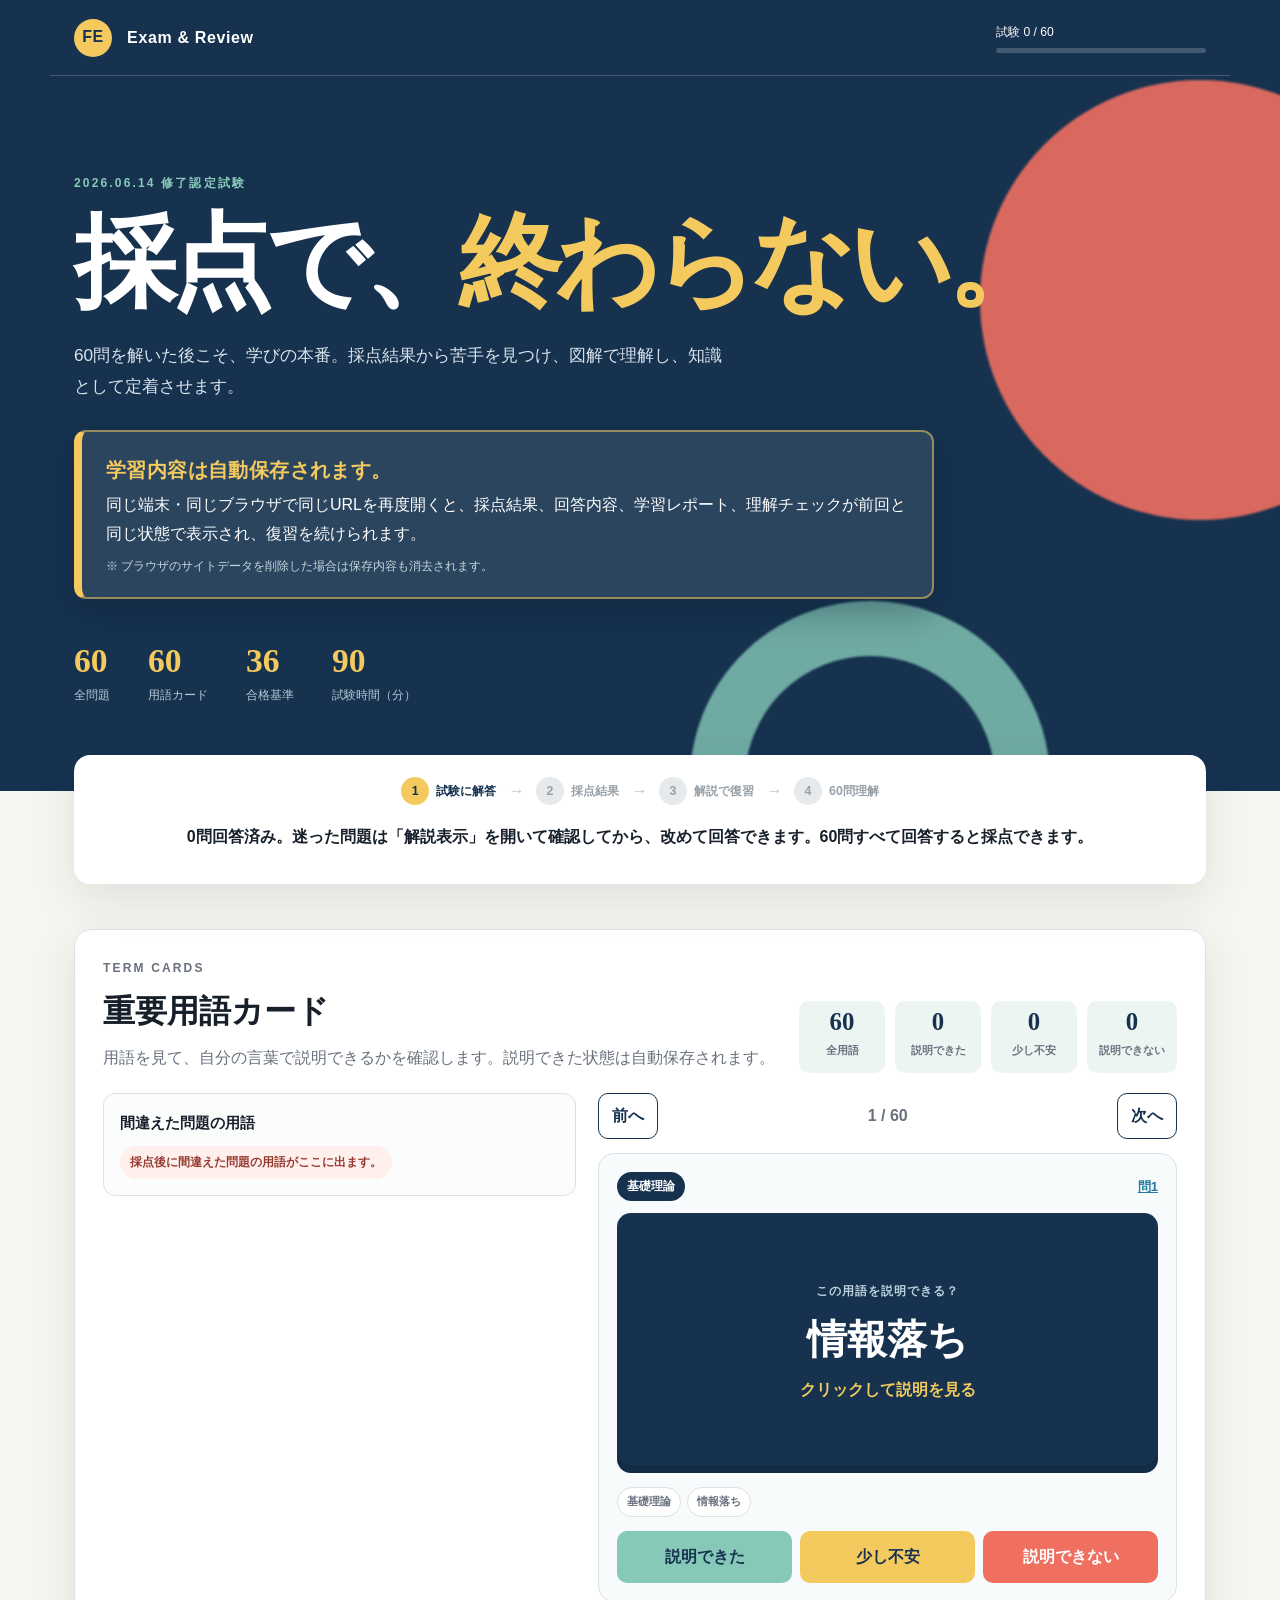
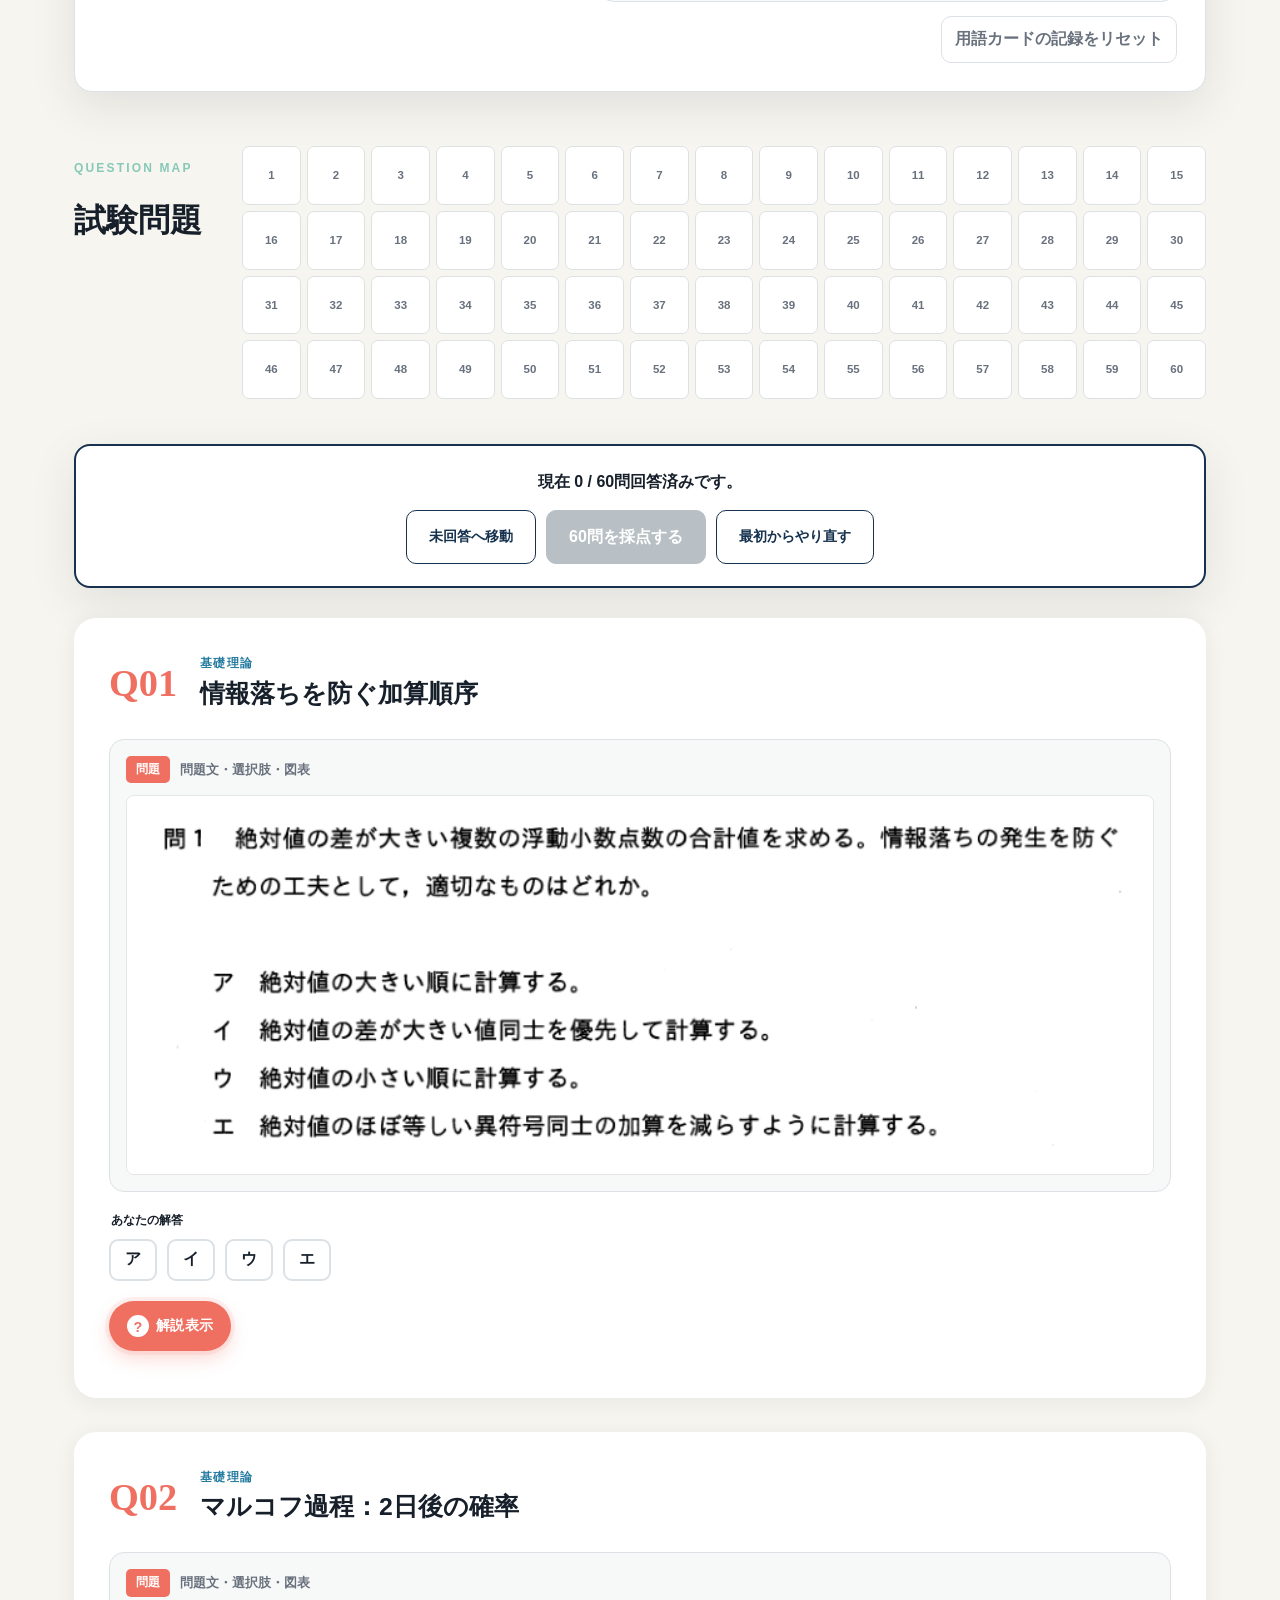
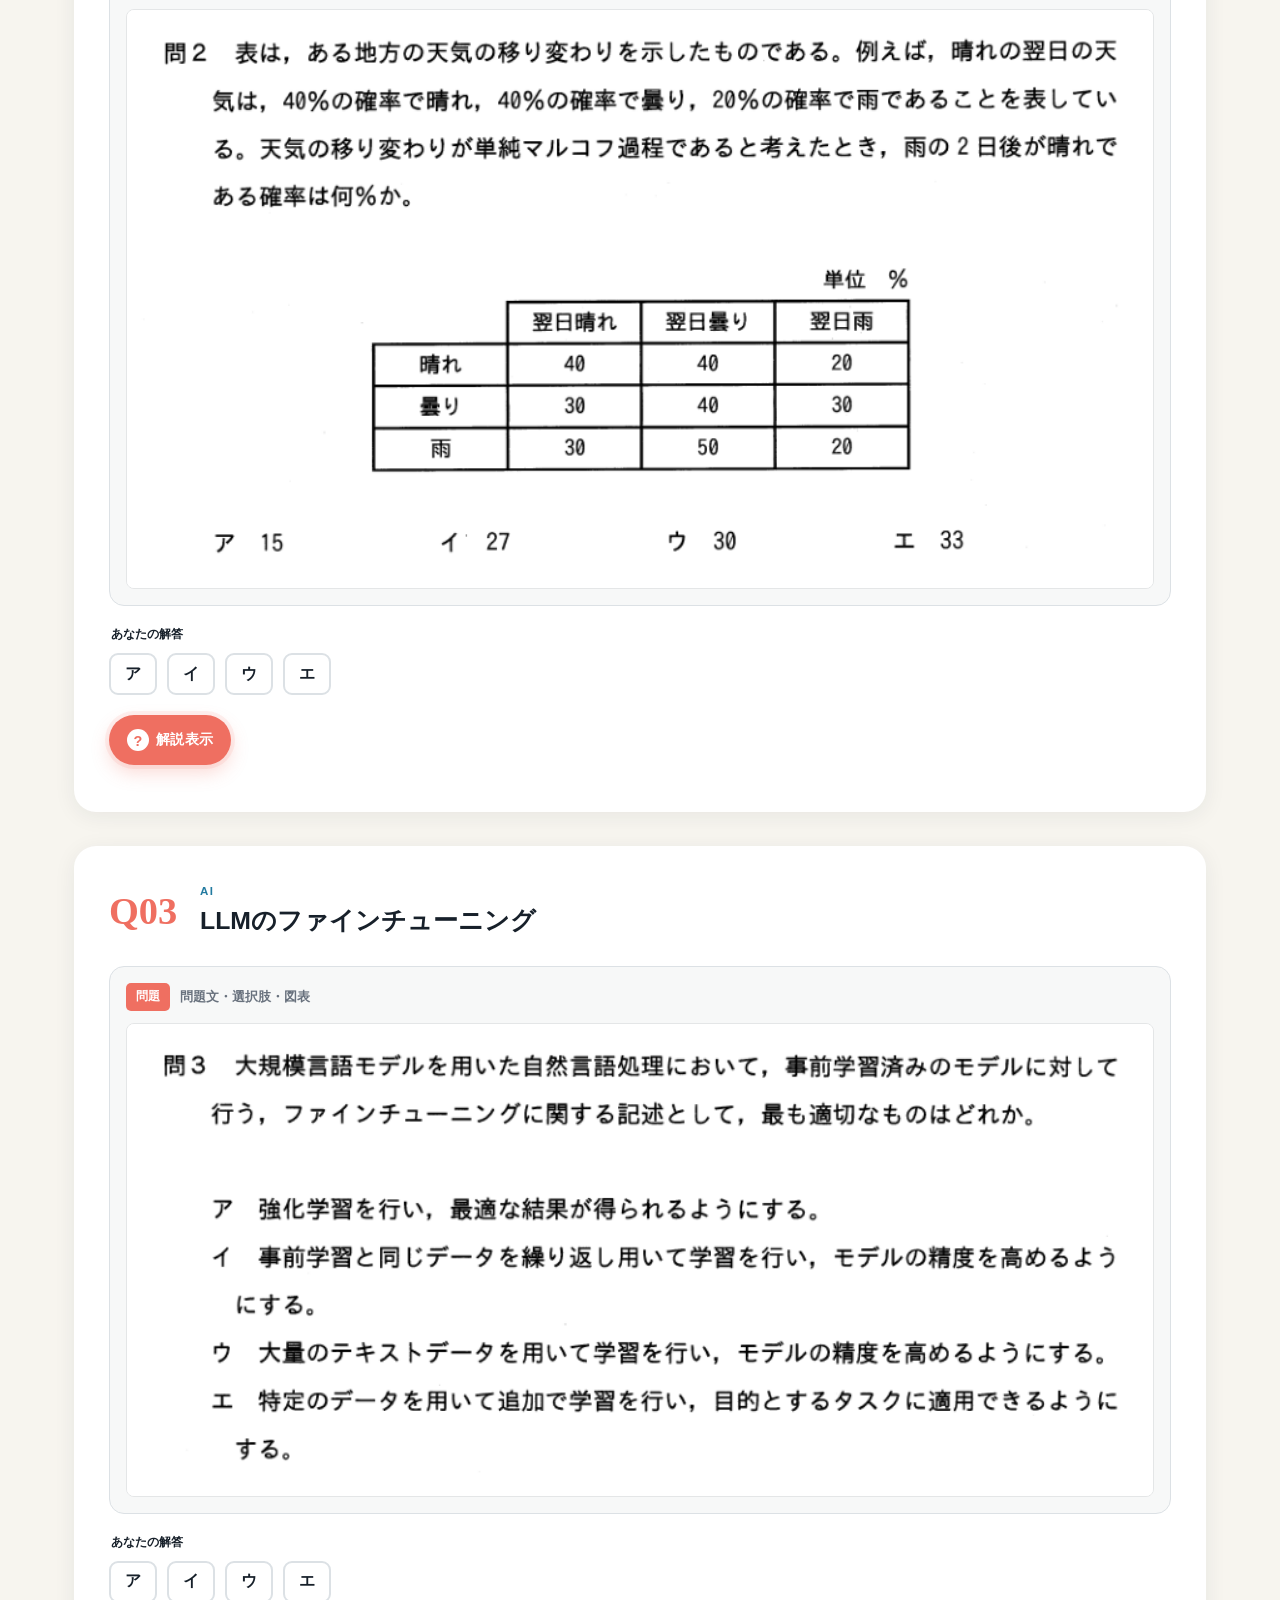
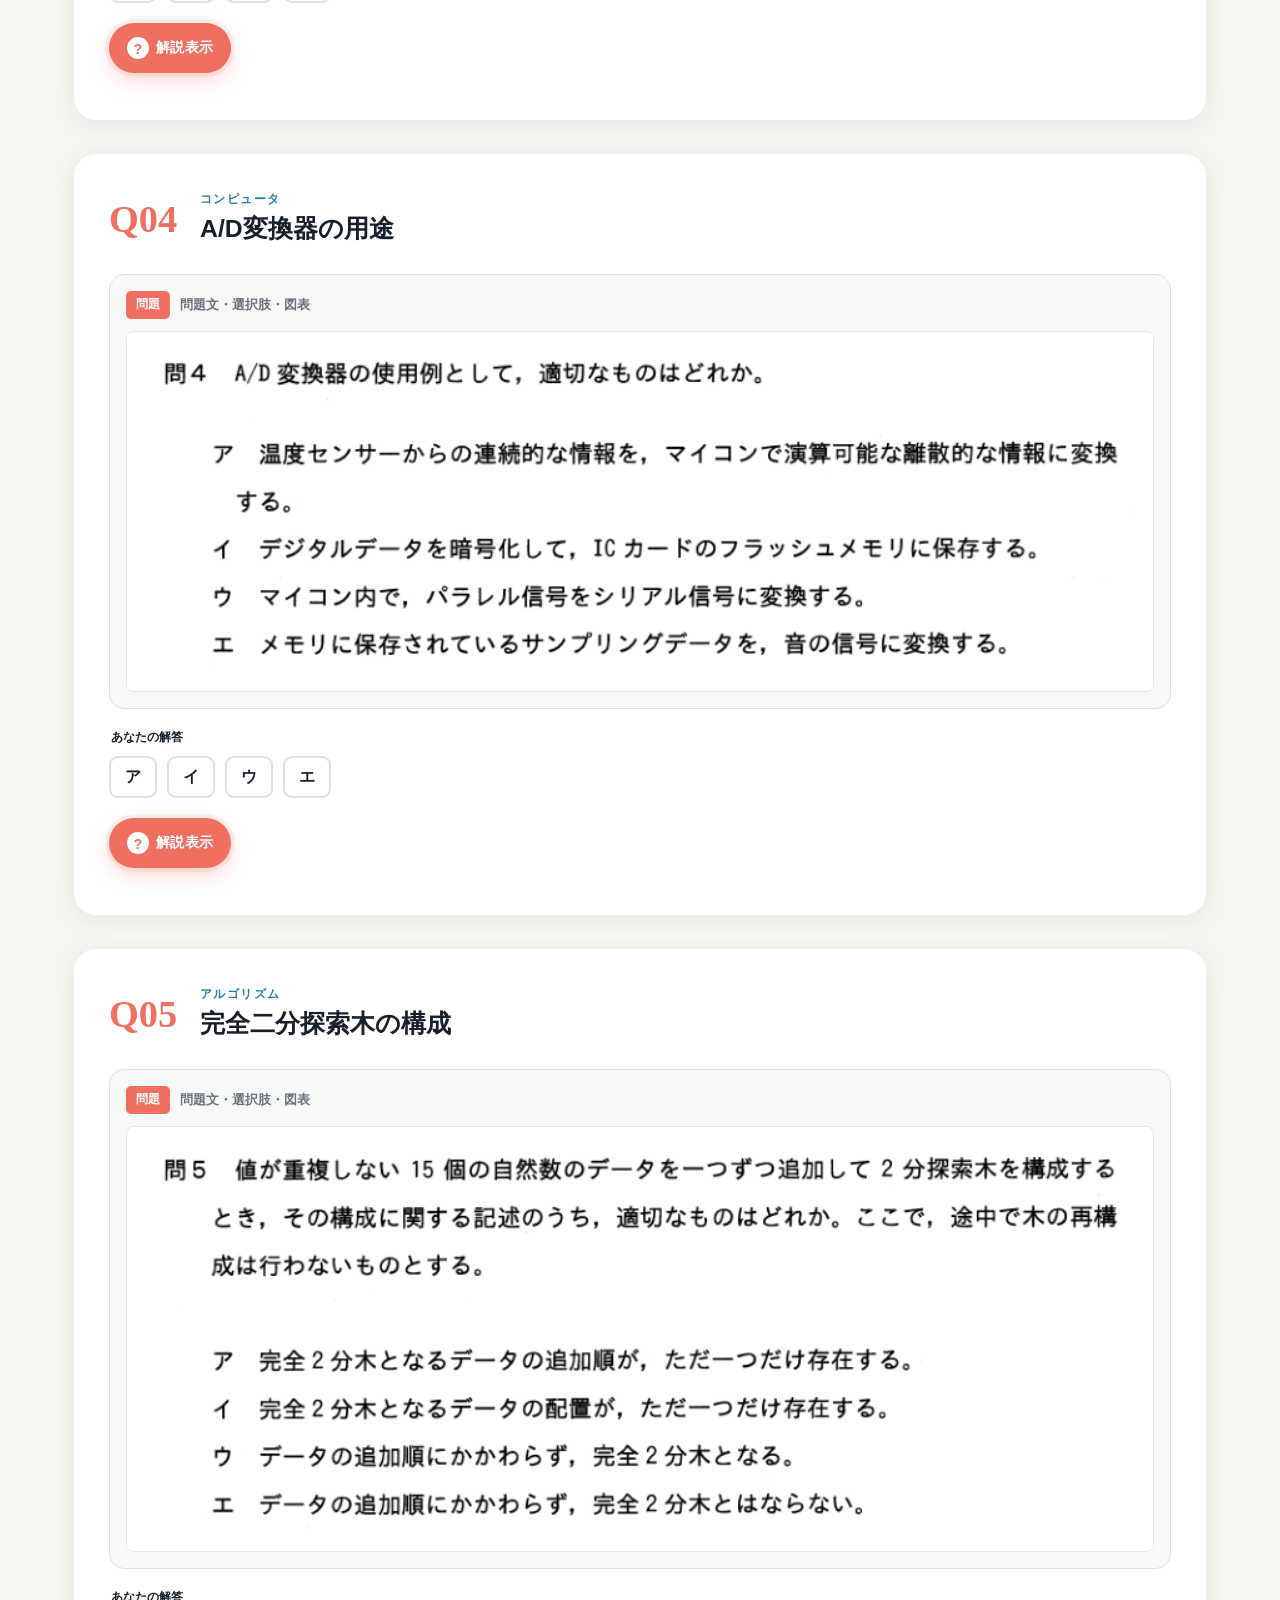
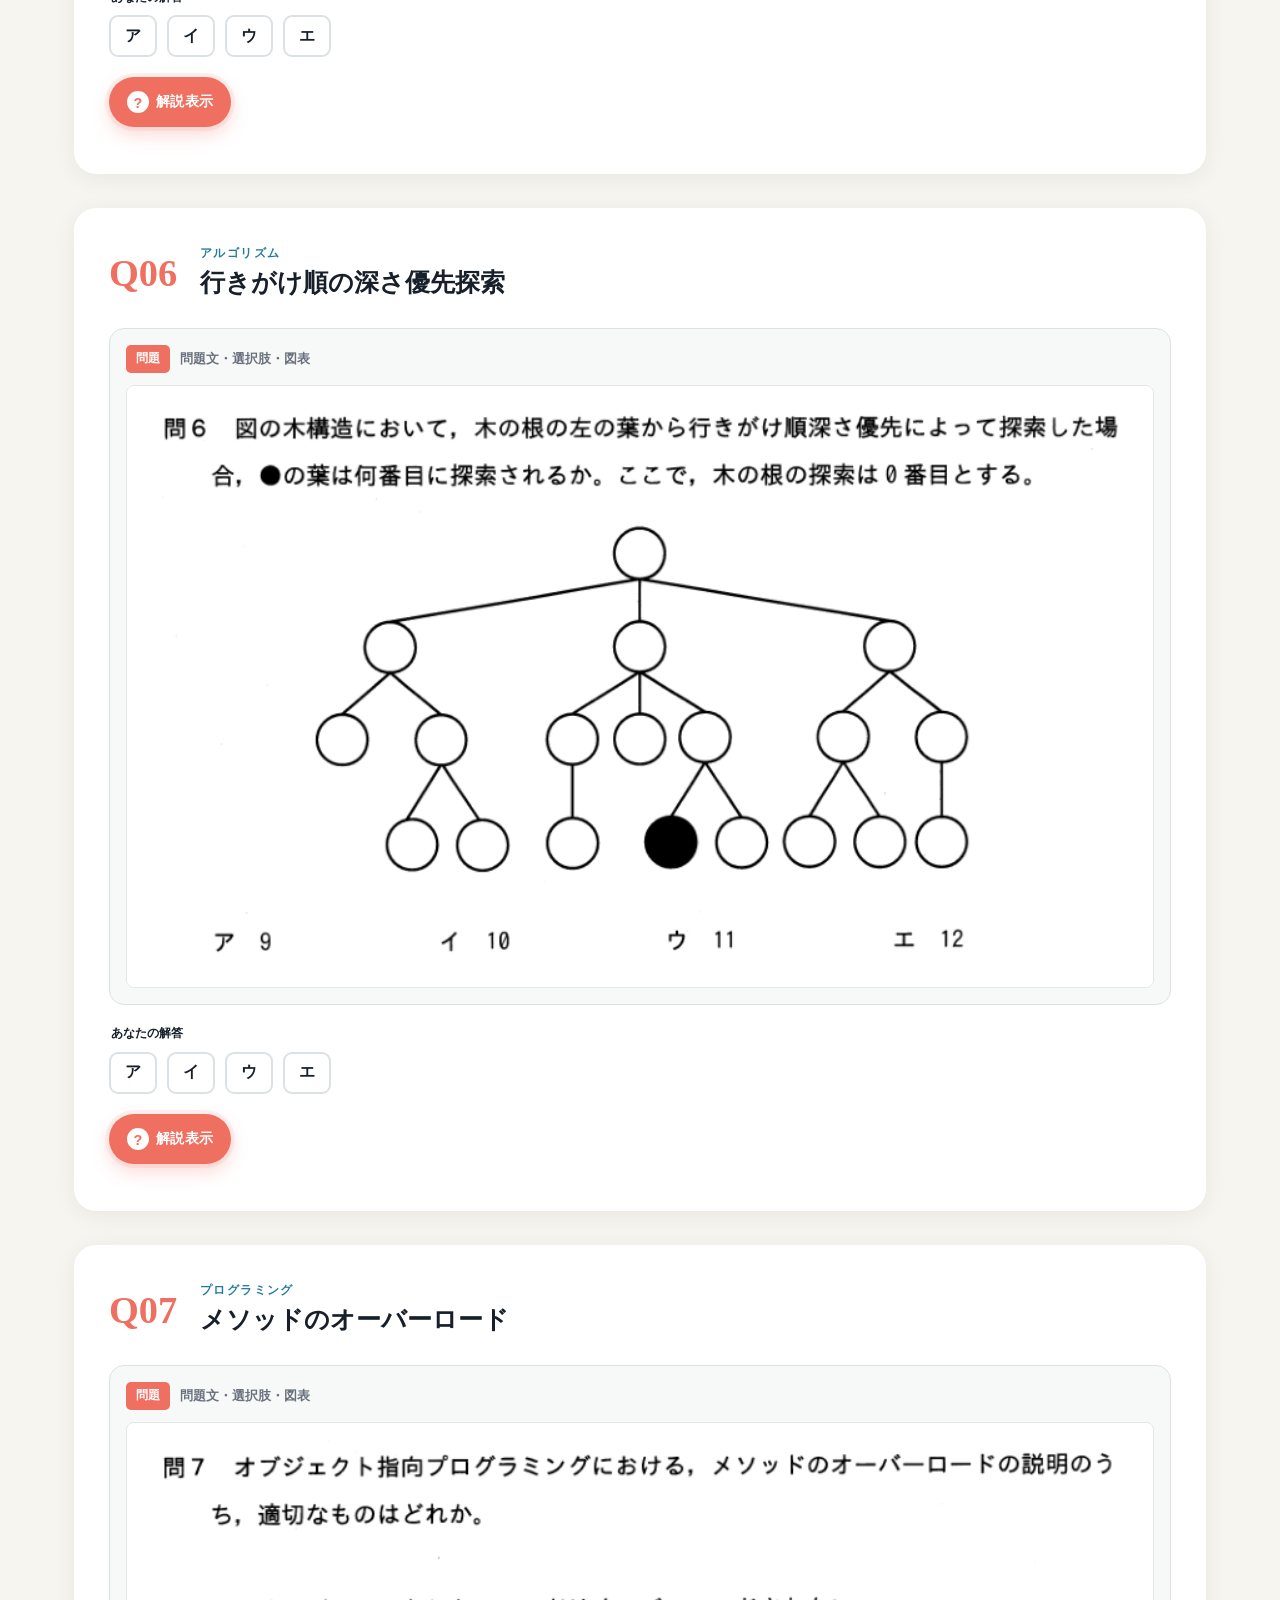
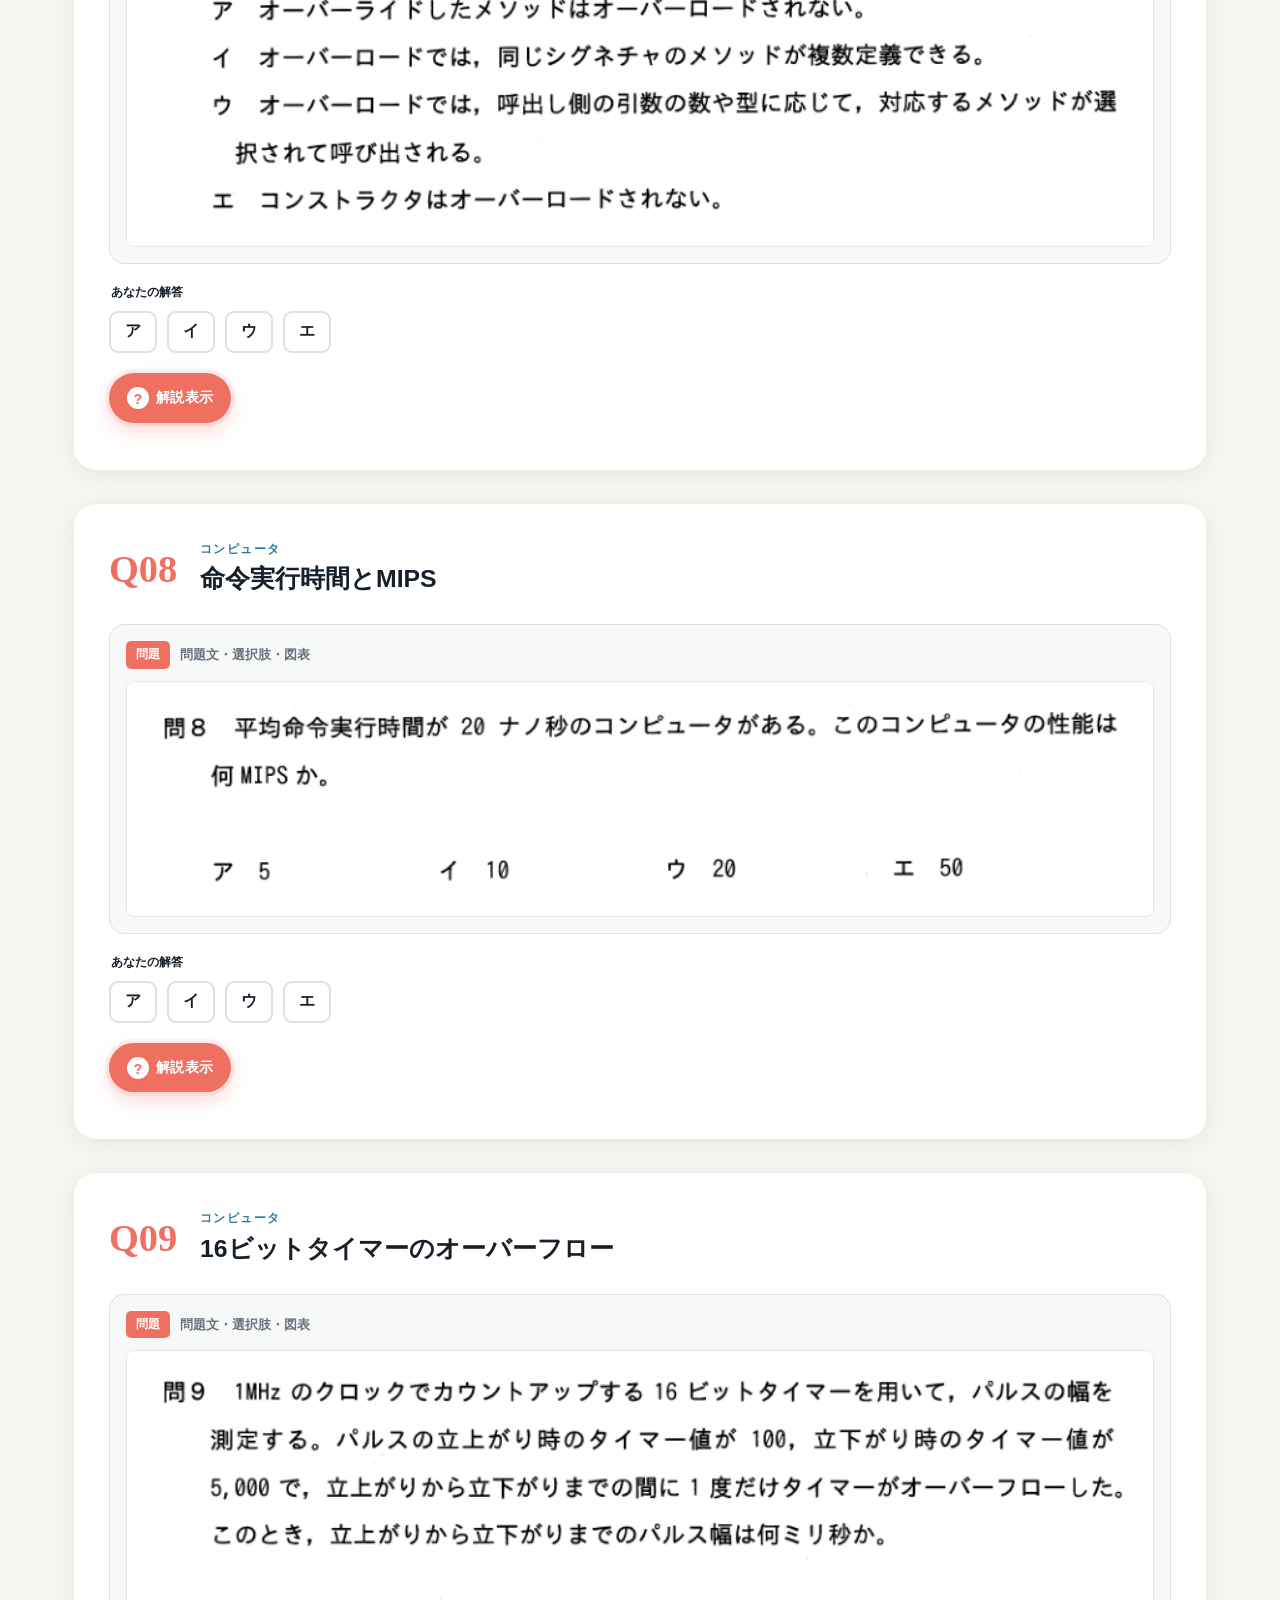
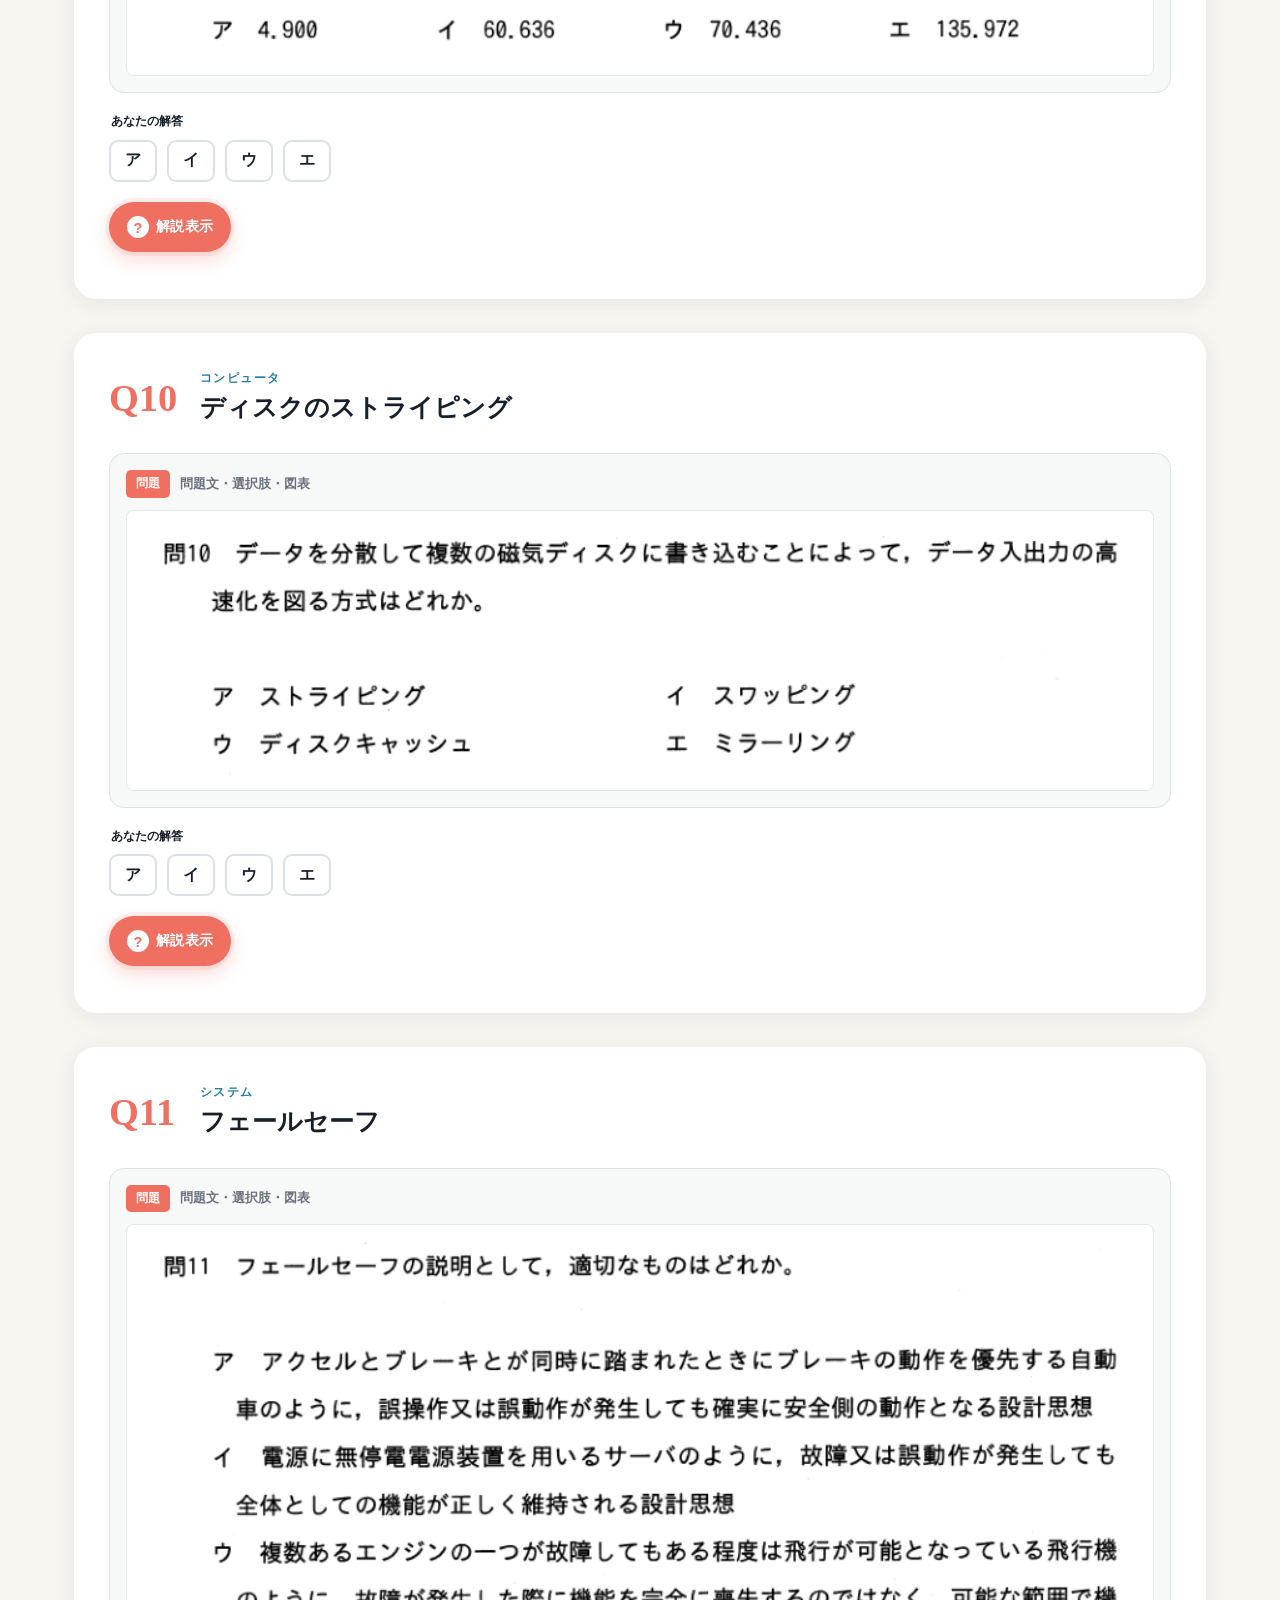
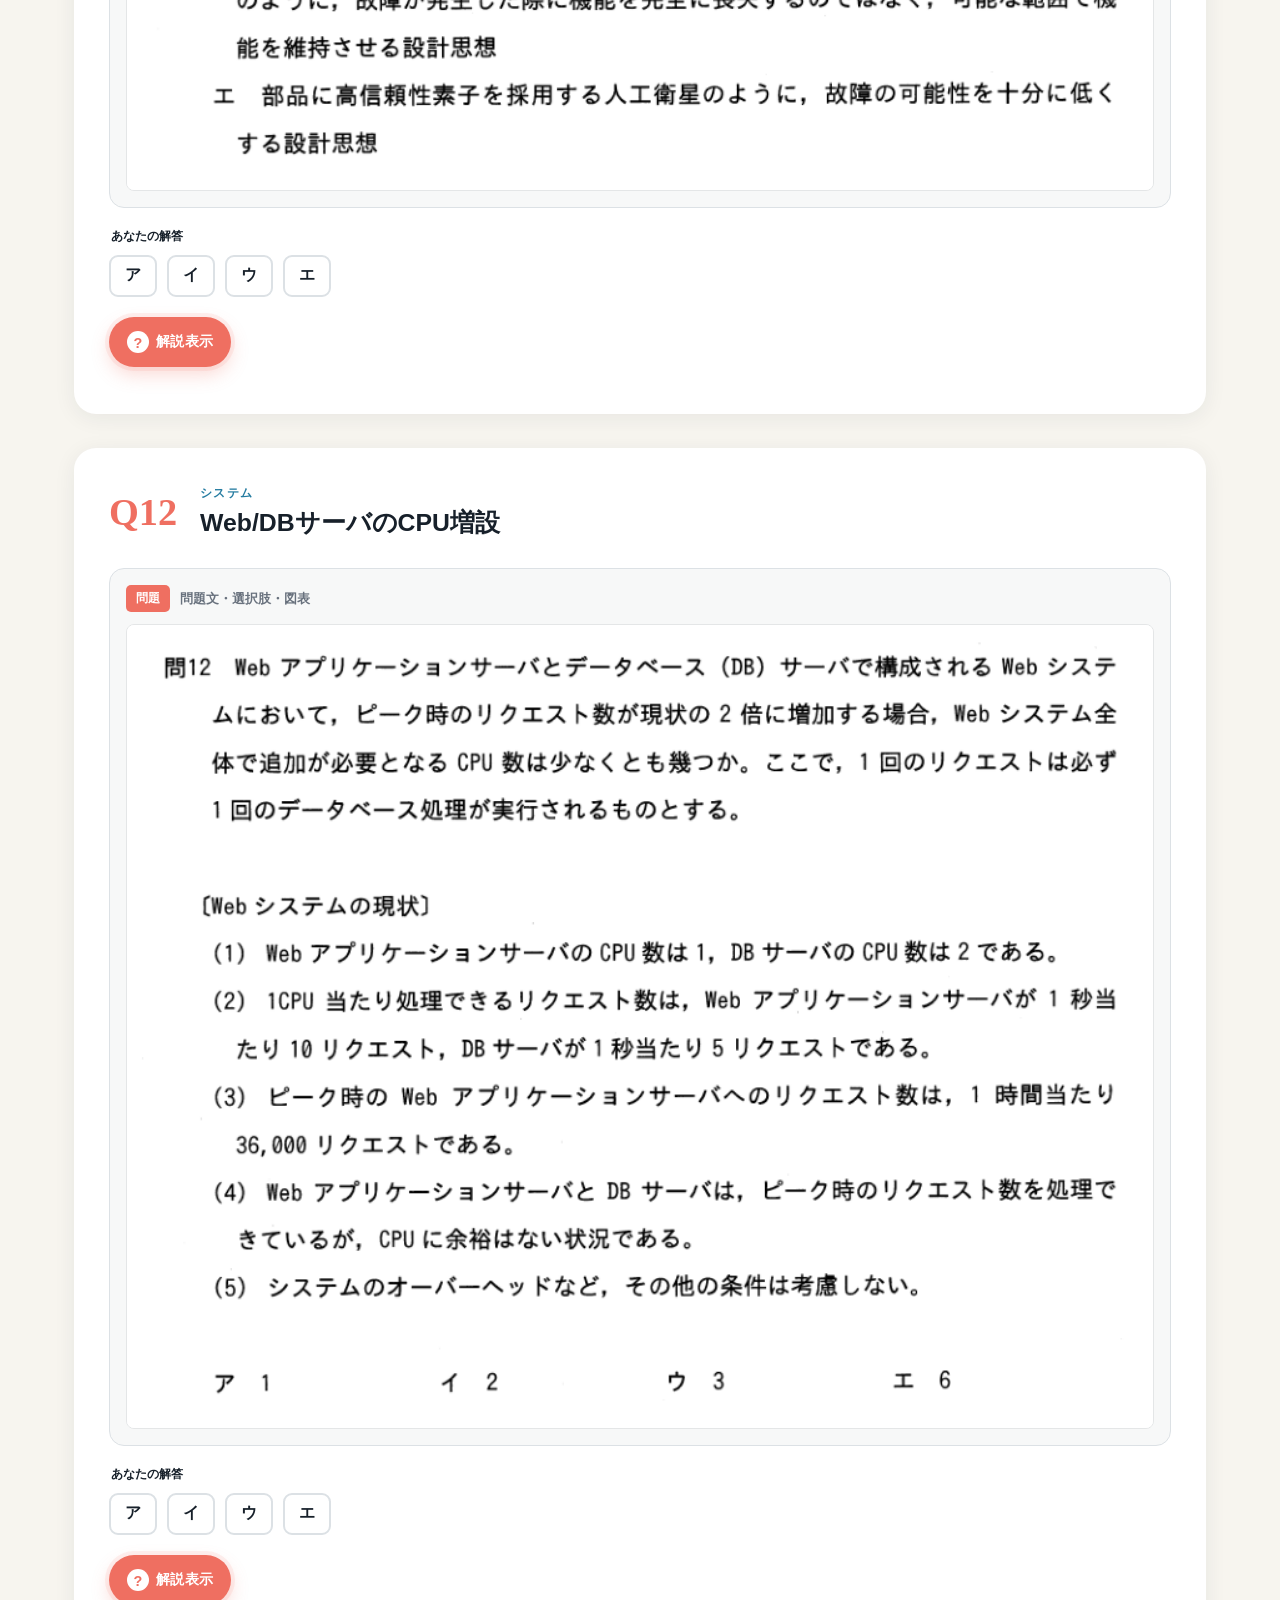
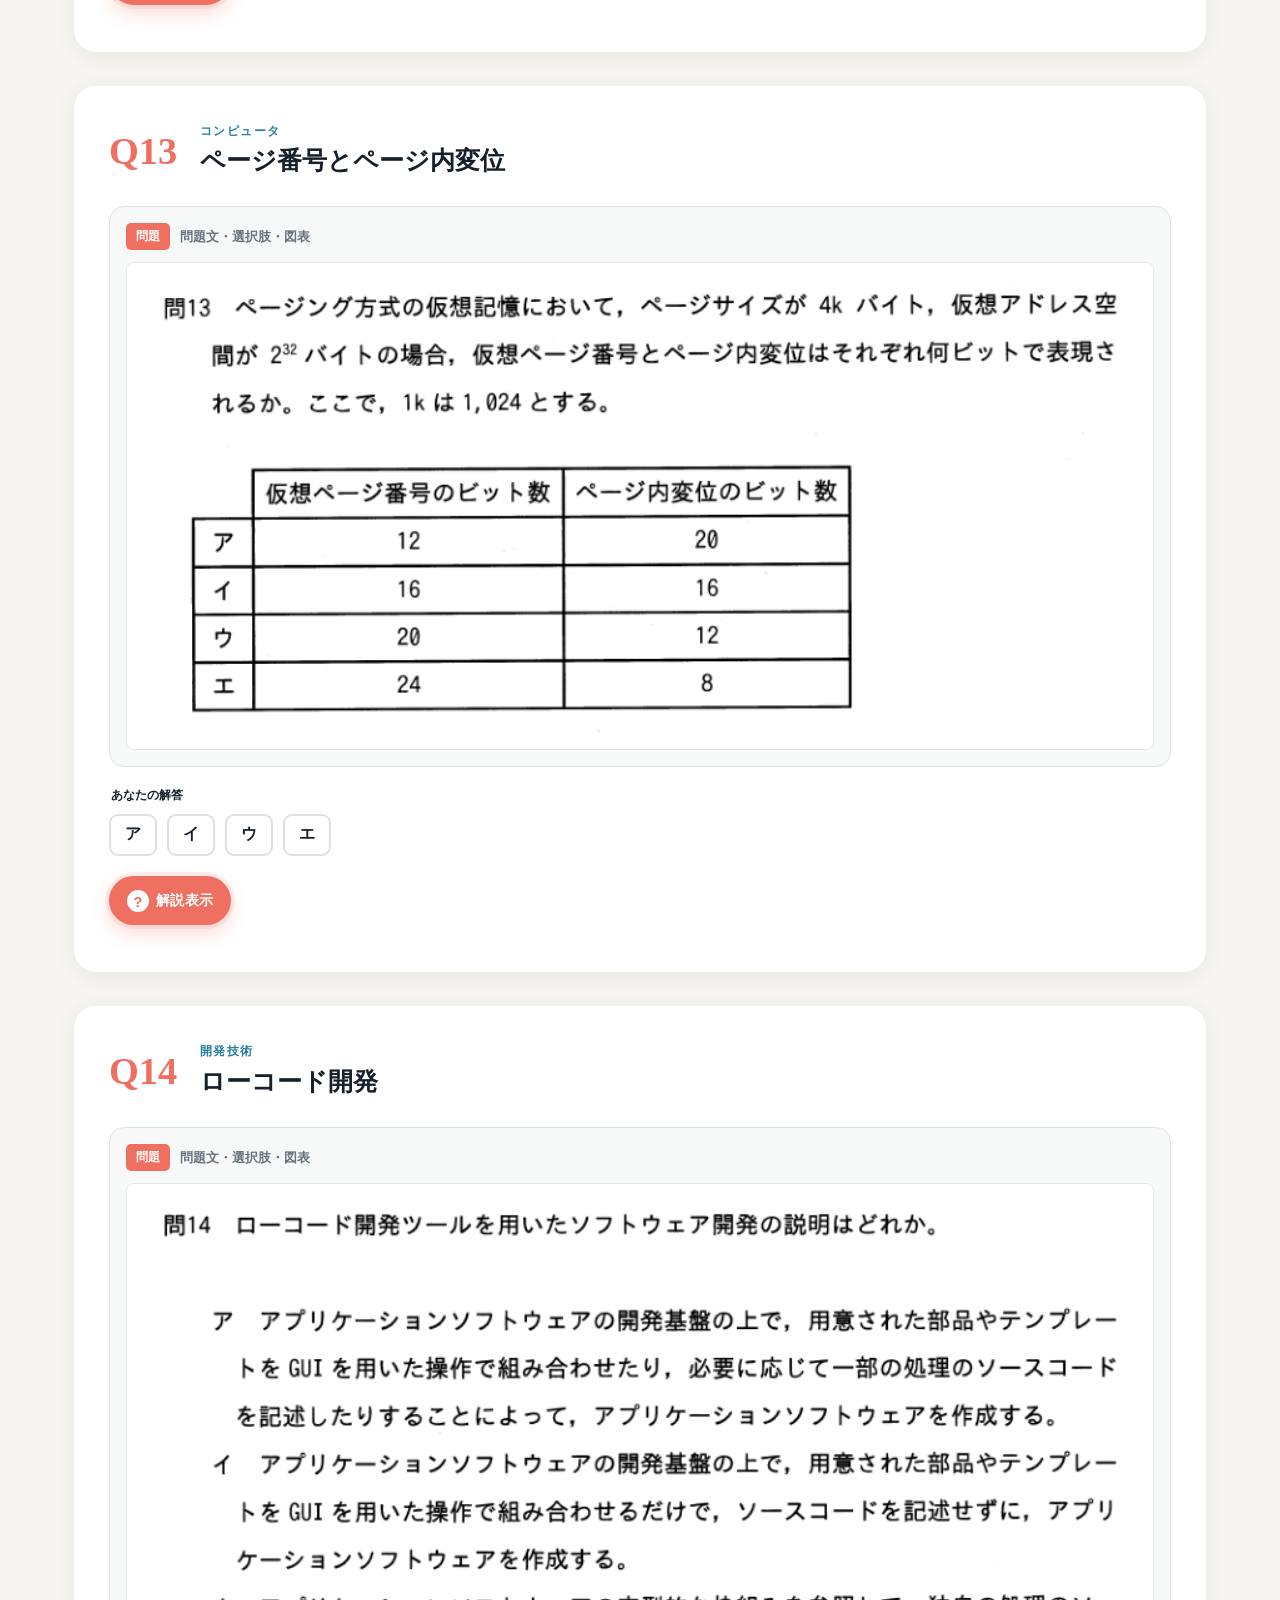
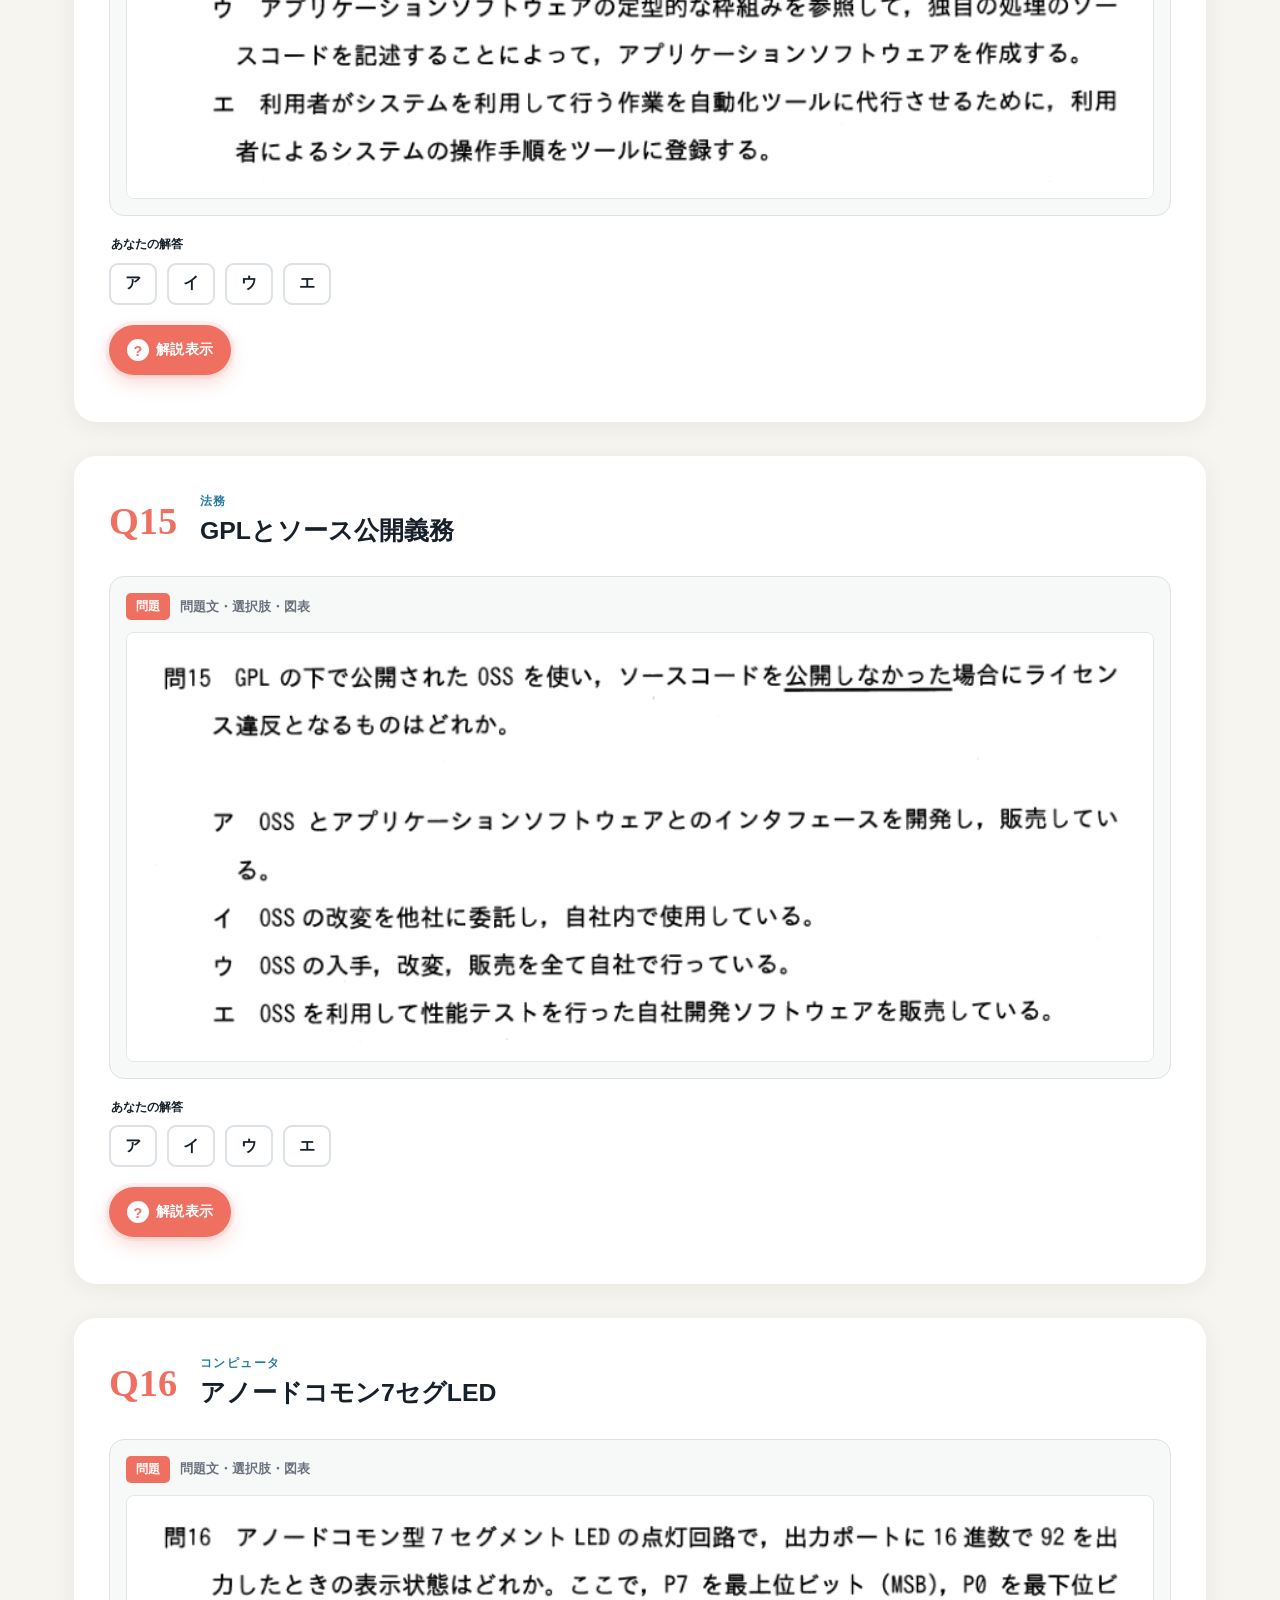
<file: index.html>
<!doctype html>
<html lang="ja">
<head>
  <meta charset="utf-8">
  <meta name="viewport" content="width=device-width, initial-scale=1">
  <meta name="description" content="基本情報技術者試験 科目A・全60問の試験演習と図解復習">
  <title>基本情報技術者 科目A｜試験＆図解復習</title>
  <link rel="stylesheet" href="styles.css">
  <link rel="stylesheet" href="visuals.css">
  <link rel="stylesheet" href="flow.css">
  <link rel="stylesheet" href="report.css">
  <link rel="stylesheet" href="terms.css">
</head>
<body>
  <header class="hero">
    <nav class="topbar">
      <a class="brand" href="#top"><span>FE</span> Exam & Review</a>
      <div class="progress-wrap" aria-label="進捗">
        <span id="progressText">試験 0 / 60</span>
        <div class="progress"><i id="progressBar"></i></div>
      </div>
    </nav>
    <div class="hero-inner" id="top">
      <p class="eyebrow">2026.06.14 修了認定試験</p>
      <h1>採点で、<em>終わらない。</em></h1>
      <p class="lead">60問を解いた後こそ、学びの本番。採点結果から苦手を見つけ、図解で理解し、知識として定着させます。</p>
      <p class="save-note">
        <strong>学習内容は自動保存されます。</strong>
        同じ端末・同じブラウザで同じURLを再度開くと、採点結果、回答内容、学習レポート、理解チェックが前回と同じ状態で表示され、復習を続けられます。
        <small>※ ブラウザのサイトデータを削除した場合は保存内容も消去されます。</small>
      </p>
      <div class="hero-stats">
        <div><strong>60</strong><span>全問題</span></div>
        <div><strong>60</strong><span>用語カード</span></div>
        <div><strong>36</strong><span>合格基準</span></div>
        <div><strong>90</strong><span>試験時間（分）</span></div>
      </div>
    </div>
  </header>

  <main>
    <section id="resultsTop" class="phase-panel">
      <div id="phaseSteps" class="phase-steps">
        <div data-step="exam"><b>1</b><span>試験に解答</span></div>
        <i>→</i>
        <div data-step="score"><b>2</b><span>採点結果</span></div>
        <i>→</i>
        <div data-step="review"><b>3</b><span>解説で復習</span></div>
        <i>→</i>
        <div data-step="complete"><b>4</b><span>60問理解</span></div>
      </div>
      <div id="phaseMessage" class="phase-message"></div>
      <div class="phase-actions retry-grade-area" hidden>
        <button class="primary" type="button" data-action="retry-grade">再回答を採点する</button>
      </div>
      <div id="scoreSummary" class="score-summary" hidden></div>
      <div id="answerLegend" class="answer-legend" hidden>
        <span><i class="correct"></i>緑：正解</span>
        <span><i class="wrong"></i>赤：不正解</span>
        <span><i class="understood"></i>枠線：理解チェック済み</span>
      </div>
    </section>

    <section id="learningReport" class="learning-report" hidden>
      <div class="report-heading">
        <p class="section-kicker">FIRST ATTEMPT REPORT</p>
        <h2>初回採点の学習レポート</h2>
        <p id="reportDate"></p>
      </div>
      <div class="report-grid">
        <section><h3>分野別正答率</h3><div id="fieldStats" class="field-stats"></div></section>
        <section class="strength-card"><h3>得意分野・苦手分野</h3><div id="strengthWeakness"></div></section>
      </div>
      <section class="retest-card">
        <h3>1週間後にもう一度解きたい問題</h3>
        <p id="retestDate"></p>
        <div id="retestQuestions" class="retest-questions"></div>
      </section>
      <section class="keywords-card">
        <h3>この試験問題で覚えたい重要ワード</h3>
        <div id="importantWords" class="important-words"></div>
      </section>
    </section>

    <section id="reviewToolbar" class="toolbar" aria-label="復習問題の絞り込み" hidden>
      <div id="filters" class="filters"></div>
      <label class="toggle"><input id="onlyUnlearned" type="checkbox"><span>未理解だけ</span></label>
    </section>

    <section id="termLearning" class="term-learning">
      <div class="term-head">
        <div>
          <p class="section-kicker">TERM CARDS</p>
          <h2>重要用語カード</h2>
          <p>用語を見て、自分の言葉で説明できるかを確認します。説明できた状態は自動保存されます。</p>
        </div>
        <div id="termStats" class="term-stats" aria-label="用語カードの進捗"></div>
      </div>
      <div class="term-tools" hidden>
        <label class="search"><span>⌕</span><input id="termSearch" type="search" placeholder="用語・説明・タグで検索"></label>
        <div id="termFilters" class="term-filters"></div>
      </div>
      <div class="term-layout">
        <aside class="term-side">
          <section class="term-weak">
            <h3>間違えた問題の用語</h3>
            <div id="termWeakLinks" class="term-weak-links"></div>
          </section>
        </aside>
        <section class="term-study" aria-label="用語カード学習">
          <div class="term-nav">
            <button id="termPrev" type="button">前へ</button>
            <span id="termPosition"></span>
            <button id="termNext" type="button">次へ</button>
          </div>
          <div id="termCard" class="term-card"></div>
          <button id="termReset" class="term-reset" type="button">用語カードの記録をリセット</button>
        </section>
      </div>
    </section>

    <section class="overview">
      <div><p class="section-kicker">QUESTION MAP</p><h2 id="listTitle">試験問題</h2></div>
      <div id="questionMap" class="question-map" aria-label="問題番号一覧"></div>
    </section>

    <section class="exam-control-area" data-exam-controls>
      <p data-exam-message>60問すべてに回答すると採点できます。</p>
      <div class="exam-control-buttons">
        <button type="button" data-action="unanswered">未回答へ移動</button>
        <button class="primary" type="button" data-action="submit" disabled>60問を採点する</button>
        <button type="button" data-action="reset">最初からやり直す</button>
      </div>
    </section>

    <section id="questions" class="questions"></section>
    <p id="emptyState" class="empty" hidden>条件に一致する問題がありません。</p>
    <section class="exam-control-area retry-grade-area" hidden>
      <p>再回答を選び終えたら採点してください。</p>
      <div class="exam-control-buttons">
        <button class="primary" type="button" data-action="retry-grade">再回答を採点する</button>
      </div>
    </section>
    <section class="exam-control-area" data-exam-controls>
      <p data-exam-message>60問すべてに回答すると採点できます。</p>
      <div class="exam-control-buttons">
        <button type="button" data-action="unanswered">未回答へ移動</button>
        <button class="primary" type="button" data-action="submit" disabled>60問を採点する</button>
        <button type="button" data-action="reset">最初からやり直す</button>
      </div>
    </section>
  </main>

  <footer>
    <div class="footer-notes">
      <p>令和8年度6月14日実施 修了認定試験・学習用解説</p>
      <p class="source-note">出典・参考：問題画像は提供された tokurei_Mondai_20260614_FE.pdf 由来の試験問題画像を使用。解説作成にあたり、基本情報技術者試験、応用情報技術者試験、情報セキュリティマネジメント試験の公開過去問題・関連問題も参考にしています。</p>
    </div>
    <div class="footer-links">
      <a href="#termLearning">重要用語カード</a>
      <a href="reference-map.html">参考問題対応表</a>
      <a href="source-map.html">出典候補調査表</a>
      <a href="#top">ページ上部へ ↑</a>
    </div>
  </footer>

  <template id="questionTemplate">
    <article class="question-card">
      <div class="card-head">
        <div class="number"></div>
        <div class="heading"><p class="meta"></p><h2></h2></div>
        <label class="understand-check"><input type="checkbox"><span>理解できた</span></label>
      </div>
      <section class="problem-panel">
        <div class="problem-label"><span>問題</span><small>問題文・選択肢・図表</small></div>
        <img loading="lazy" alt="">
      </section>
      <fieldset class="answer-input">
        <legend>あなたの解答</legend>
        <label><input type="radio" value="ア"><span>ア</span></label>
        <label><input type="radio" value="イ"><span>イ</span></label>
        <label><input type="radio" value="ウ"><span>ウ</span></label>
        <label><input type="radio" value="エ"><span>エ</span></label>
      </fieldset>
      <div class="result-line"></div>
      <section class="review-content">
        <div class="answer-strip"><span>正解</span><strong></strong><p></p></div>
        <div class="card-grid">
          <div class="explanation">
            <h3>なぜこの答えになる？</h3>
            <p class="summary"></p>
            <ol class="reasoning"></ol>
            <div class="trap"><h3>ひっかけポイント</h3><p></p></div>
          </div>
          <figure class="visual"><div class="diagram"></div><figcaption></figcaption></figure>
        </div>
      </section>
    </article>
  </template>

  <dialog id="confirmDialog" class="confirm-dialog">
    <h2>60問を採点しますか？</h2>
    <p>採点後、初回に間違えた問題は正答と解説を隠したまま再回答できます。再回答の正誤はその場では表示しません。</p>
    <div><button id="cancelSubmit" type="button">戻る</button><button id="confirmSubmit" class="primary" type="button">採点する</button></div>
  </dialog>

  <script src="questions.js"></script>
  <script src="terms.js"></script>
  <script src="app.js"></script>
  <script src="terms-ui.js"></script>
  <script src="learning.js"></script>
</body>
</html>
</file>
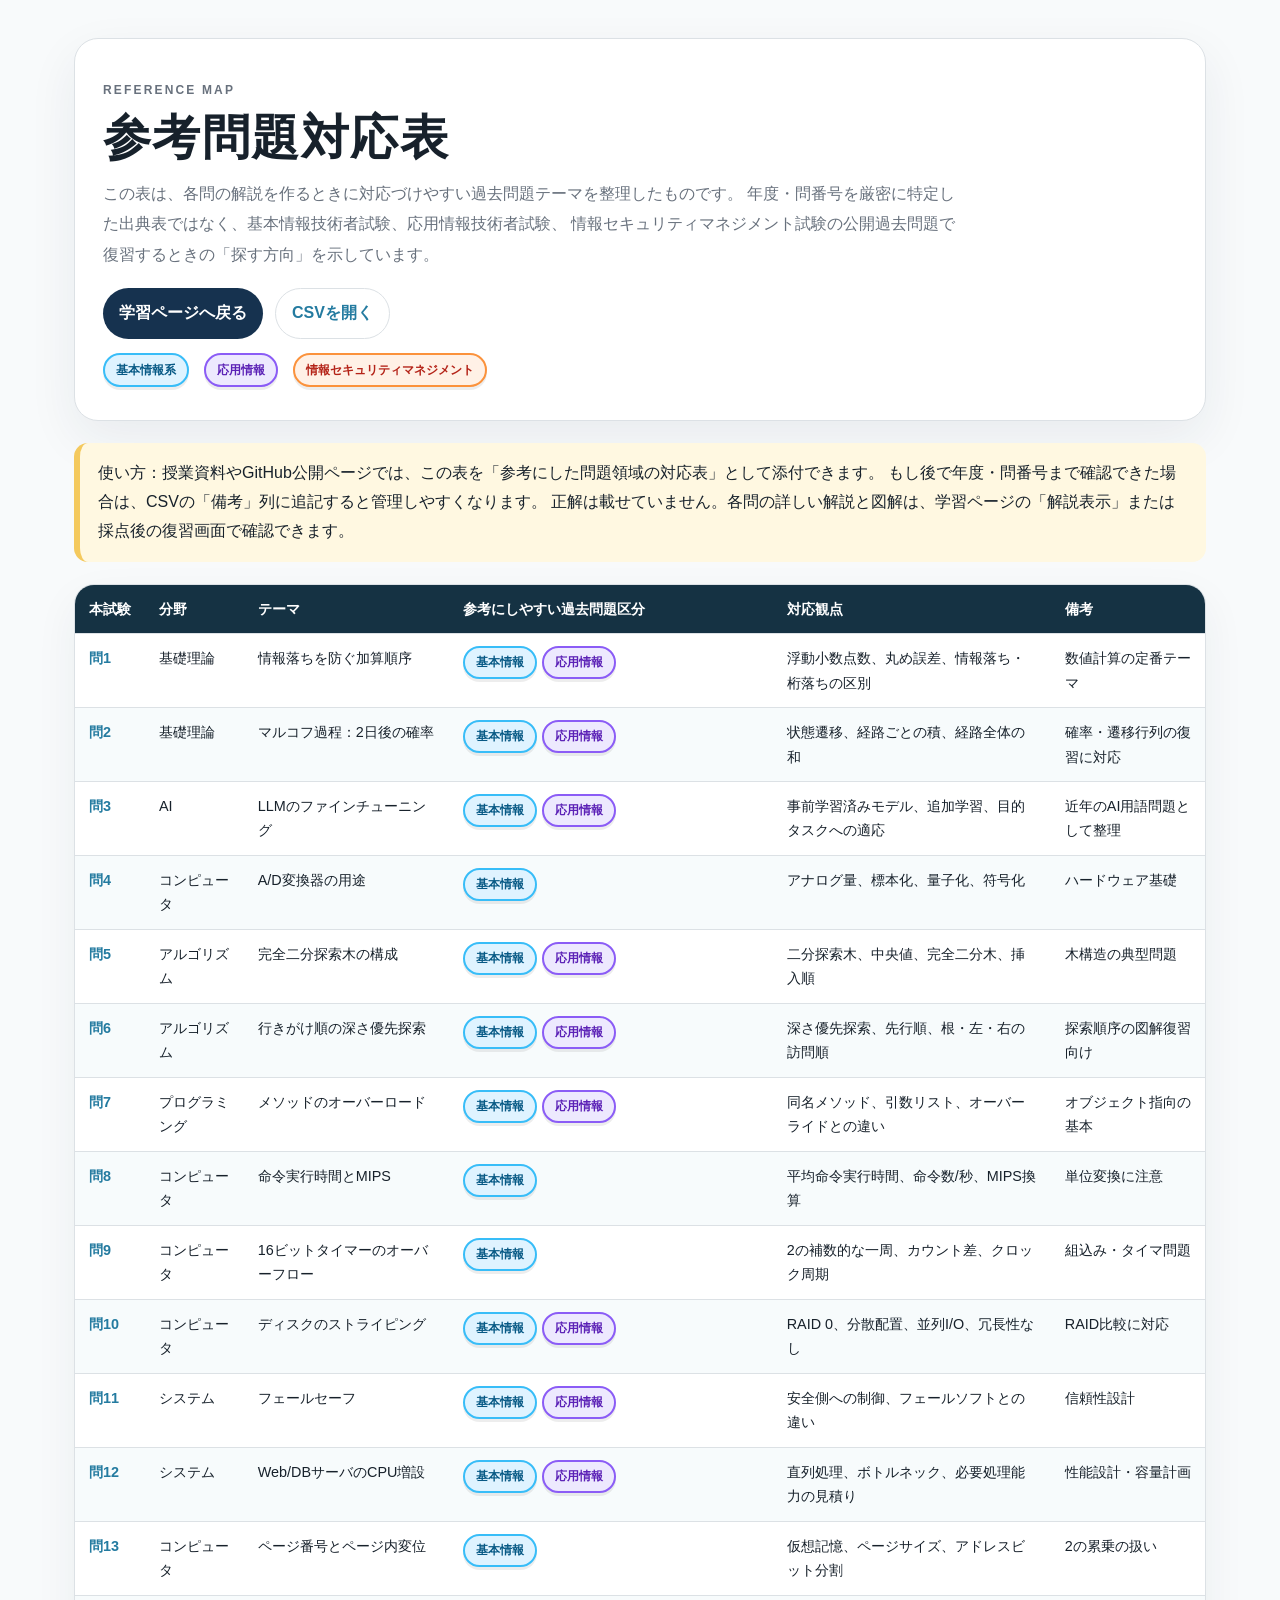
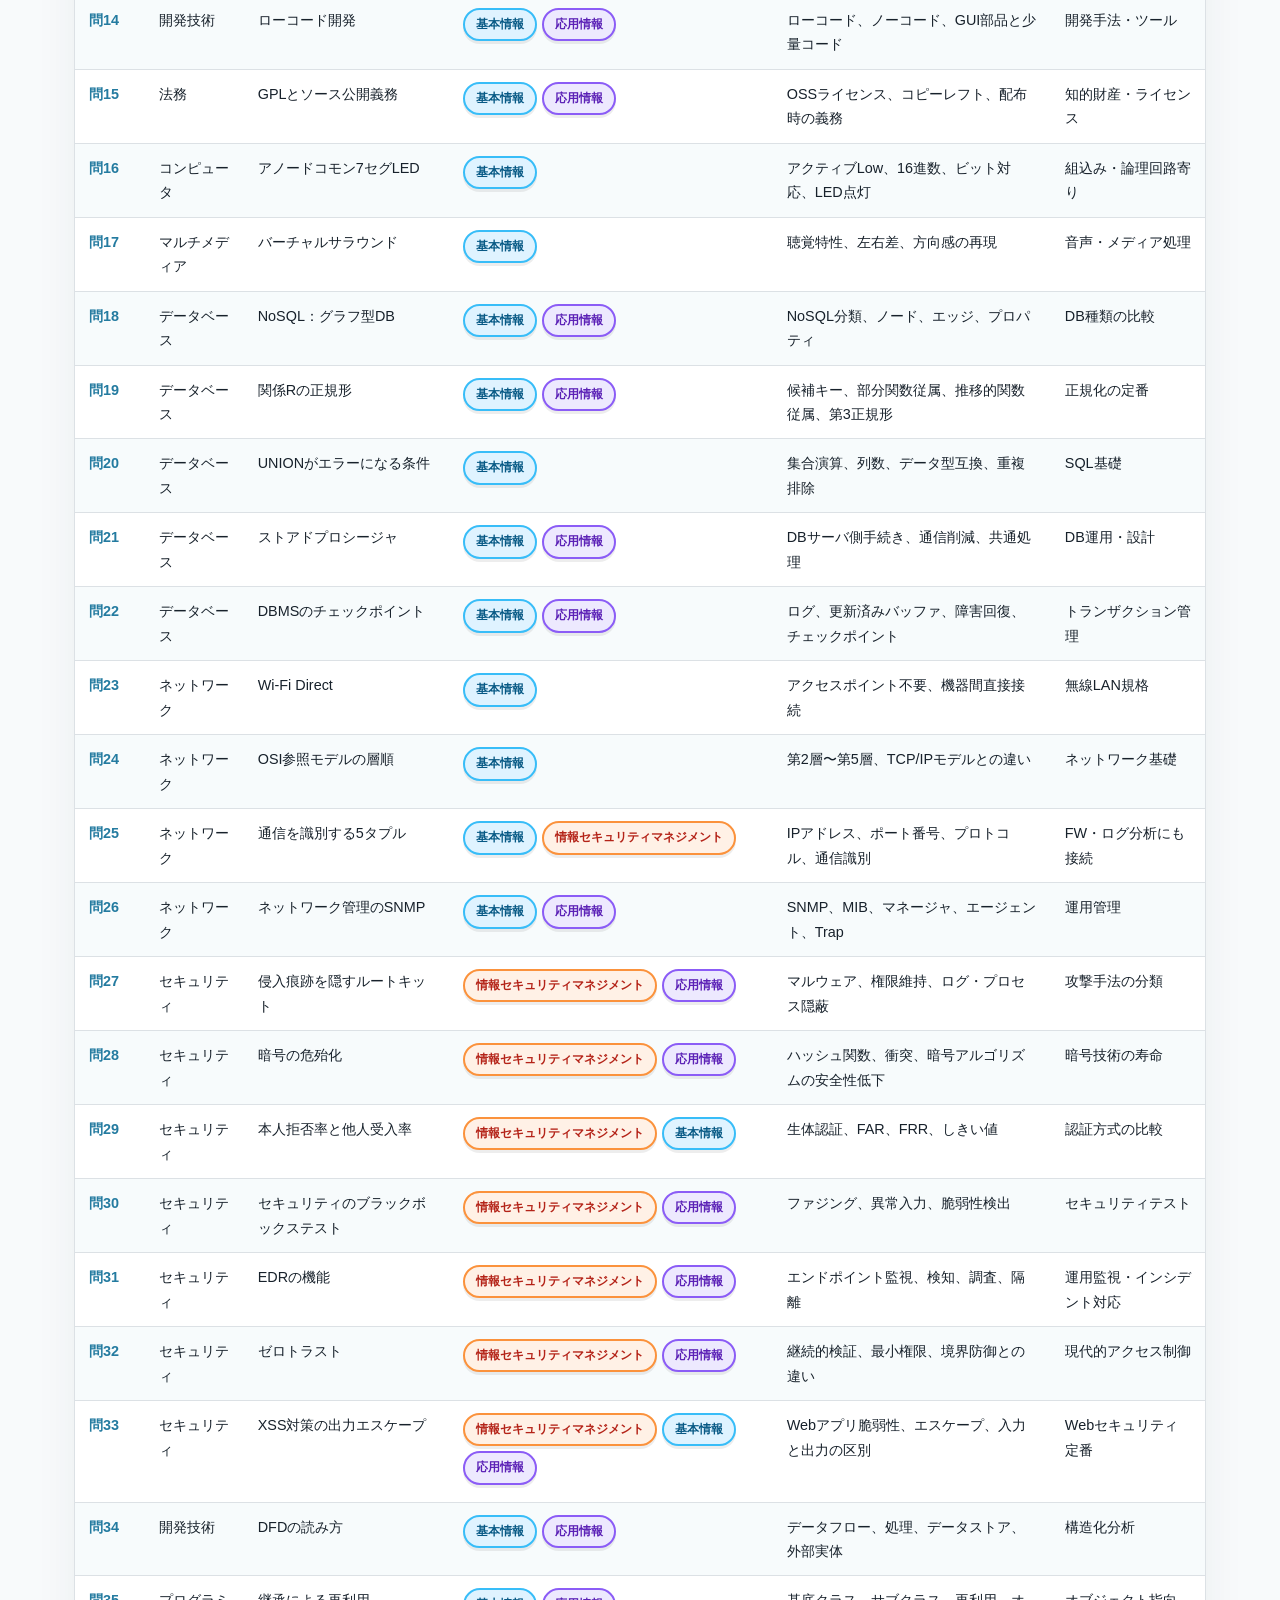
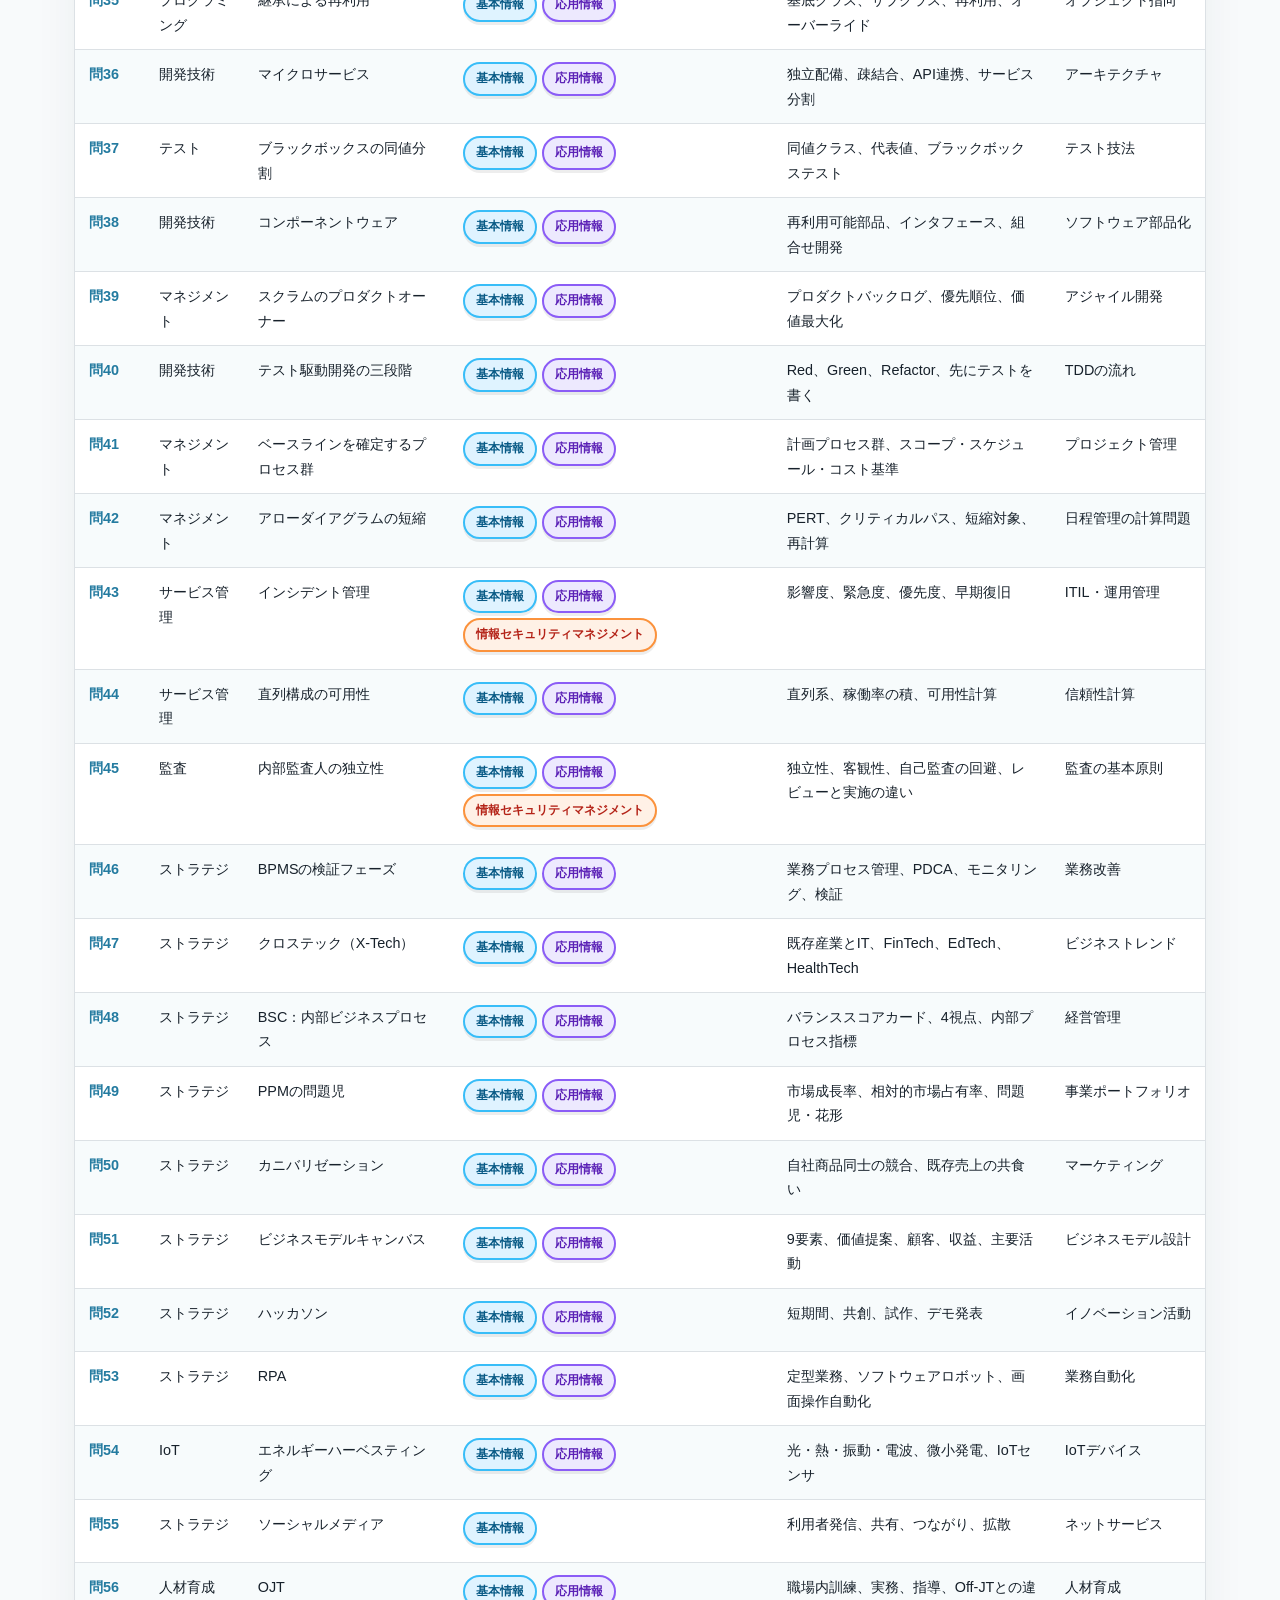
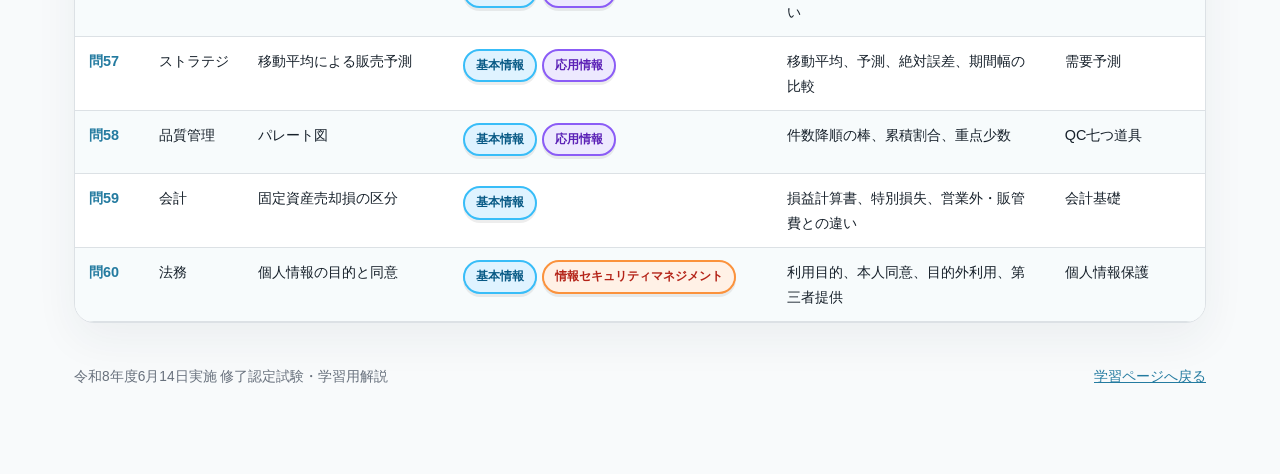
<file: reference-map.html>
<!doctype html>
<html lang="ja">
<head>
  <meta charset="utf-8">
  <meta name="viewport" content="width=device-width, initial-scale=1">
  <title>参考問題対応表｜令和8年度6月14日実施 修了認定試験</title>
  <link rel="stylesheet" href="styles.css">
  <style>
    body{background:#f8fafb;color:#17212b}
    .reference-wrap{max-width:1180px;margin:0 auto;padding:38px 24px 70px}
    .reference-hero{background:#fff;border:1px solid var(--line);border-radius:24px;padding:28px;box-shadow:0 18px 50px #20304012}
    .reference-hero h1{margin:.25rem 0 1rem;font-size:clamp(1.8rem,4vw,3rem);letter-spacing:.03em}
    .reference-hero p{line-height:1.9;color:var(--muted);max-width:860px}
    .reference-actions{display:flex;gap:12px;flex-wrap:wrap;margin-top:18px}
    .reference-actions a{display:inline-flex;align-items:center;justify-content:center;border-radius:999px;padding:10px 16px;background:var(--navy);color:#fff;text-decoration:none;font-weight:700}
    .reference-actions a.secondary{background:#fff;color:var(--blue);border:1px solid var(--line)}
    .reference-note{margin:22px 0;padding:16px 18px;background:#fff8e1;border-left:6px solid var(--yellow);border-radius:14px;line-height:1.8}
    .reference-table-wrap{overflow:auto;background:#fff;border:1px solid var(--line);border-radius:20px;box-shadow:0 16px 44px #2030400f}
    .reference-table{width:100%;border-collapse:collapse;min-width:960px;font-size:.9rem}
    .reference-table th,.reference-table td{padding:12px 14px;border-bottom:1px solid var(--line);vertical-align:top;line-height:1.7}
    .reference-table th{position:sticky;top:0;background:#153243;color:#fff;text-align:left;white-space:nowrap}
    .reference-table tr:nth-child(even) td{background:#f7fbfc}
    .reference-table td:first-child{font-weight:800;color:var(--blue);white-space:nowrap}
    .badge{display:inline-block;border-radius:999px;padding:4px 11px;margin:0 5px 5px 0;font-weight:900;font-size:.78rem;white-space:nowrap;border:2px solid transparent;box-shadow:0 3px 0 #00000012}
    .badge.fe{background:#dff3ff;color:#075985;border-color:#38bdf8}
    .badge.ap{background:#ede9fe;color:#5b21b6;border-color:#8b5cf6}
    .badge.sg{background:#fff1e6;color:#b42318;border-color:#fb923c}
    .source-legend{display:flex;gap:10px;flex-wrap:wrap;margin:14px 0 0}
    .reference-footer{display:flex;justify-content:space-between;gap:18px;flex-wrap:wrap;margin-top:28px;color:var(--muted);font-size:.86rem}
    .reference-footer a{color:var(--blue)}
  </style>
</head>
<body>
  <main class="reference-wrap">
    <section class="reference-hero">
      <p class="section-kicker">REFERENCE MAP</p>
      <h1>参考問題対応表</h1>
      <p>
        この表は、各問の解説を作るときに対応づけやすい過去問題テーマを整理したものです。
        年度・問番号を厳密に特定した出典表ではなく、基本情報技術者試験、応用情報技術者試験、
        情報セキュリティマネジメント試験の公開過去問題で復習するときの「探す方向」を示しています。
      </p>
      <div class="reference-actions">
        <a href="index.html">学習ページへ戻る</a>
        <a class="secondary" href="reference-map.csv">CSVを開く</a>
      </div>
      <div class="source-legend" aria-label="出典区分の色分け">
        <span class="badge fe">基本情報系</span>
        <span class="badge ap">応用情報</span>
        <span class="badge sg">情報セキュリティマネジメント</span>
      </div>
    </section>

    <p class="reference-note">
      使い方：授業資料やGitHub公開ページでは、この表を「参考にした問題領域の対応表」として添付できます。
      もし後で年度・問番号まで確認できた場合は、CSVの「備考」列に追記すると管理しやすくなります。
      正解は載せていません。各問の詳しい解説と図解は、学習ページの「解説表示」または採点後の復習画面で確認できます。
    </p>

    <div class="reference-table-wrap">
      <table class="reference-table">
        <thead>
          <tr>
            <th>本試験</th>
            <th>分野</th>
            <th>テーマ</th>
            <th>参考にしやすい過去問題区分</th>
            <th>対応観点</th>
            <th>備考</th>
          </tr>
        </thead>
        <tbody>
          <tr><td>問1</td><td>基礎理論</td><td>情報落ちを防ぐ加算順序</td><td><span class="badge fe">基本情報</span><span class="badge ap">応用情報</span></td><td>浮動小数点数、丸め誤差、情報落ち・桁落ちの区別</td><td>数値計算の定番テーマ</td></tr>
          <tr><td>問2</td><td>基礎理論</td><td>マルコフ過程：2日後の確率</td><td><span class="badge fe">基本情報</span><span class="badge ap">応用情報</span></td><td>状態遷移、経路ごとの積、経路全体の和</td><td>確率・遷移行列の復習に対応</td></tr>
          <tr><td>問3</td><td>AI</td><td>LLMのファインチューニング</td><td><span class="badge fe">基本情報</span><span class="badge ap">応用情報</span></td><td>事前学習済みモデル、追加学習、目的タスクへの適応</td><td>近年のAI用語問題として整理</td></tr>
          <tr><td>問4</td><td>コンピュータ</td><td>A/D変換器の用途</td><td><span class="badge fe">基本情報</span></td><td>アナログ量、標本化、量子化、符号化</td><td>ハードウェア基礎</td></tr>
          <tr><td>問5</td><td>アルゴリズム</td><td>完全二分探索木の構成</td><td><span class="badge fe">基本情報</span><span class="badge ap">応用情報</span></td><td>二分探索木、中央値、完全二分木、挿入順</td><td>木構造の典型問題</td></tr>
          <tr><td>問6</td><td>アルゴリズム</td><td>行きがけ順の深さ優先探索</td><td><span class="badge fe">基本情報</span><span class="badge ap">応用情報</span></td><td>深さ優先探索、先行順、根・左・右の訪問順</td><td>探索順序の図解復習向け</td></tr>
          <tr><td>問7</td><td>プログラミング</td><td>メソッドのオーバーロード</td><td><span class="badge fe">基本情報</span><span class="badge ap">応用情報</span></td><td>同名メソッド、引数リスト、オーバーライドとの違い</td><td>オブジェクト指向の基本</td></tr>
          <tr><td>問8</td><td>コンピュータ</td><td>命令実行時間とMIPS</td><td><span class="badge fe">基本情報</span></td><td>平均命令実行時間、命令数/秒、MIPS換算</td><td>単位変換に注意</td></tr>
          <tr><td>問9</td><td>コンピュータ</td><td>16ビットタイマーのオーバーフロー</td><td><span class="badge fe">基本情報</span></td><td>2の補数的な一周、カウント差、クロック周期</td><td>組込み・タイマ問題</td></tr>
          <tr><td>問10</td><td>コンピュータ</td><td>ディスクのストライピング</td><td><span class="badge fe">基本情報</span><span class="badge ap">応用情報</span></td><td>RAID 0、分散配置、並列I/O、冗長性なし</td><td>RAID比較に対応</td></tr>
          <tr><td>問11</td><td>システム</td><td>フェールセーフ</td><td><span class="badge fe">基本情報</span><span class="badge ap">応用情報</span></td><td>安全側への制御、フェールソフトとの違い</td><td>信頼性設計</td></tr>
          <tr><td>問12</td><td>システム</td><td>Web/DBサーバのCPU増設</td><td><span class="badge fe">基本情報</span><span class="badge ap">応用情報</span></td><td>直列処理、ボトルネック、必要処理能力の見積り</td><td>性能設計・容量計画</td></tr>
          <tr><td>問13</td><td>コンピュータ</td><td>ページ番号とページ内変位</td><td><span class="badge fe">基本情報</span></td><td>仮想記憶、ページサイズ、アドレスビット分割</td><td>2の累乗の扱い</td></tr>
          <tr><td>問14</td><td>開発技術</td><td>ローコード開発</td><td><span class="badge fe">基本情報</span><span class="badge ap">応用情報</span></td><td>ローコード、ノーコード、GUI部品と少量コード</td><td>開発手法・ツール</td></tr>
          <tr><td>問15</td><td>法務</td><td>GPLとソース公開義務</td><td><span class="badge fe">基本情報</span><span class="badge ap">応用情報</span></td><td>OSSライセンス、コピーレフト、配布時の義務</td><td>知的財産・ライセンス</td></tr>
          <tr><td>問16</td><td>コンピュータ</td><td>アノードコモン7セグLED</td><td><span class="badge fe">基本情報</span></td><td>アクティブLow、16進数、ビット対応、LED点灯</td><td>組込み・論理回路寄り</td></tr>
          <tr><td>問17</td><td>マルチメディア</td><td>バーチャルサラウンド</td><td><span class="badge fe">基本情報</span></td><td>聴覚特性、左右差、方向感の再現</td><td>音声・メディア処理</td></tr>
          <tr><td>問18</td><td>データベース</td><td>NoSQL：グラフ型DB</td><td><span class="badge fe">基本情報</span><span class="badge ap">応用情報</span></td><td>NoSQL分類、ノード、エッジ、プロパティ</td><td>DB種類の比較</td></tr>
          <tr><td>問19</td><td>データベース</td><td>関係Rの正規形</td><td><span class="badge fe">基本情報</span><span class="badge ap">応用情報</span></td><td>候補キー、部分関数従属、推移的関数従属、第3正規形</td><td>正規化の定番</td></tr>
          <tr><td>問20</td><td>データベース</td><td>UNIONがエラーになる条件</td><td><span class="badge fe">基本情報</span></td><td>集合演算、列数、データ型互換、重複排除</td><td>SQL基礎</td></tr>
          <tr><td>問21</td><td>データベース</td><td>ストアドプロシージャ</td><td><span class="badge fe">基本情報</span><span class="badge ap">応用情報</span></td><td>DBサーバ側手続き、通信削減、共通処理</td><td>DB運用・設計</td></tr>
          <tr><td>問22</td><td>データベース</td><td>DBMSのチェックポイント</td><td><span class="badge fe">基本情報</span><span class="badge ap">応用情報</span></td><td>ログ、更新済みバッファ、障害回復、チェックポイント</td><td>トランザクション管理</td></tr>
          <tr><td>問23</td><td>ネットワーク</td><td>Wi‑Fi Direct</td><td><span class="badge fe">基本情報</span></td><td>アクセスポイント不要、機器間直接接続</td><td>無線LAN規格</td></tr>
          <tr><td>問24</td><td>ネットワーク</td><td>OSI参照モデルの層順</td><td><span class="badge fe">基本情報</span></td><td>第2層〜第5層、TCP/IPモデルとの違い</td><td>ネットワーク基礎</td></tr>
          <tr><td>問25</td><td>ネットワーク</td><td>通信を識別する5タプル</td><td><span class="badge fe">基本情報</span><span class="badge sg">情報セキュリティマネジメント</span></td><td>IPアドレス、ポート番号、プロトコル、通信識別</td><td>FW・ログ分析にも接続</td></tr>
          <tr><td>問26</td><td>ネットワーク</td><td>ネットワーク管理のSNMP</td><td><span class="badge fe">基本情報</span><span class="badge ap">応用情報</span></td><td>SNMP、MIB、マネージャ、エージェント、Trap</td><td>運用管理</td></tr>
          <tr><td>問27</td><td>セキュリティ</td><td>侵入痕跡を隠すルートキット</td><td><span class="badge sg">情報セキュリティマネジメント</span><span class="badge ap">応用情報</span></td><td>マルウェア、権限維持、ログ・プロセス隠蔽</td><td>攻撃手法の分類</td></tr>
          <tr><td>問28</td><td>セキュリティ</td><td>暗号の危殆化</td><td><span class="badge sg">情報セキュリティマネジメント</span><span class="badge ap">応用情報</span></td><td>ハッシュ関数、衝突、暗号アルゴリズムの安全性低下</td><td>暗号技術の寿命</td></tr>
          <tr><td>問29</td><td>セキュリティ</td><td>本人拒否率と他人受入率</td><td><span class="badge sg">情報セキュリティマネジメント</span><span class="badge fe">基本情報</span></td><td>生体認証、FAR、FRR、しきい値</td><td>認証方式の比較</td></tr>
          <tr><td>問30</td><td>セキュリティ</td><td>セキュリティのブラックボックステスト</td><td><span class="badge sg">情報セキュリティマネジメント</span><span class="badge ap">応用情報</span></td><td>ファジング、異常入力、脆弱性検出</td><td>セキュリティテスト</td></tr>
          <tr><td>問31</td><td>セキュリティ</td><td>EDRの機能</td><td><span class="badge sg">情報セキュリティマネジメント</span><span class="badge ap">応用情報</span></td><td>エンドポイント監視、検知、調査、隔離</td><td>運用監視・インシデント対応</td></tr>
          <tr><td>問32</td><td>セキュリティ</td><td>ゼロトラスト</td><td><span class="badge sg">情報セキュリティマネジメント</span><span class="badge ap">応用情報</span></td><td>継続的検証、最小権限、境界防御との違い</td><td>現代的アクセス制御</td></tr>
          <tr><td>問33</td><td>セキュリティ</td><td>XSS対策の出力エスケープ</td><td><span class="badge sg">情報セキュリティマネジメント</span><span class="badge fe">基本情報</span><span class="badge ap">応用情報</span></td><td>Webアプリ脆弱性、エスケープ、入力と出力の区別</td><td>Webセキュリティ定番</td></tr>
          <tr><td>問34</td><td>開発技術</td><td>DFDの読み方</td><td><span class="badge fe">基本情報</span><span class="badge ap">応用情報</span></td><td>データフロー、処理、データストア、外部実体</td><td>構造化分析</td></tr>
          <tr><td>問35</td><td>プログラミング</td><td>継承による再利用</td><td><span class="badge fe">基本情報</span><span class="badge ap">応用情報</span></td><td>基底クラス、サブクラス、再利用、オーバーライド</td><td>オブジェクト指向</td></tr>
          <tr><td>問36</td><td>開発技術</td><td>マイクロサービス</td><td><span class="badge fe">基本情報</span><span class="badge ap">応用情報</span></td><td>独立配備、疎結合、API連携、サービス分割</td><td>アーキテクチャ</td></tr>
          <tr><td>問37</td><td>テスト</td><td>ブラックボックスの同値分割</td><td><span class="badge fe">基本情報</span><span class="badge ap">応用情報</span></td><td>同値クラス、代表値、ブラックボックステスト</td><td>テスト技法</td></tr>
          <tr><td>問38</td><td>開発技術</td><td>コンポーネントウェア</td><td><span class="badge fe">基本情報</span><span class="badge ap">応用情報</span></td><td>再利用可能部品、インタフェース、組合せ開発</td><td>ソフトウェア部品化</td></tr>
          <tr><td>問39</td><td>マネジメント</td><td>スクラムのプロダクトオーナー</td><td><span class="badge fe">基本情報</span><span class="badge ap">応用情報</span></td><td>プロダクトバックログ、優先順位、価値最大化</td><td>アジャイル開発</td></tr>
          <tr><td>問40</td><td>開発技術</td><td>テスト駆動開発の三段階</td><td><span class="badge fe">基本情報</span><span class="badge ap">応用情報</span></td><td>Red、Green、Refactor、先にテストを書く</td><td>TDDの流れ</td></tr>
          <tr><td>問41</td><td>マネジメント</td><td>ベースラインを確定するプロセス群</td><td><span class="badge fe">基本情報</span><span class="badge ap">応用情報</span></td><td>計画プロセス群、スコープ・スケジュール・コスト基準</td><td>プロジェクト管理</td></tr>
          <tr><td>問42</td><td>マネジメント</td><td>アローダイアグラムの短縮</td><td><span class="badge fe">基本情報</span><span class="badge ap">応用情報</span></td><td>PERT、クリティカルパス、短縮対象、再計算</td><td>日程管理の計算問題</td></tr>
          <tr><td>問43</td><td>サービス管理</td><td>インシデント管理</td><td><span class="badge fe">基本情報</span><span class="badge ap">応用情報</span><span class="badge sg">情報セキュリティマネジメント</span></td><td>影響度、緊急度、優先度、早期復旧</td><td>ITIL・運用管理</td></tr>
          <tr><td>問44</td><td>サービス管理</td><td>直列構成の可用性</td><td><span class="badge fe">基本情報</span><span class="badge ap">応用情報</span></td><td>直列系、稼働率の積、可用性計算</td><td>信頼性計算</td></tr>
          <tr><td>問45</td><td>監査</td><td>内部監査人の独立性</td><td><span class="badge fe">基本情報</span><span class="badge ap">応用情報</span><span class="badge sg">情報セキュリティマネジメント</span></td><td>独立性、客観性、自己監査の回避、レビューと実施の違い</td><td>監査の基本原則</td></tr>
          <tr><td>問46</td><td>ストラテジ</td><td>BPMSの検証フェーズ</td><td><span class="badge fe">基本情報</span><span class="badge ap">応用情報</span></td><td>業務プロセス管理、PDCA、モニタリング、検証</td><td>業務改善</td></tr>
          <tr><td>問47</td><td>ストラテジ</td><td>クロステック（X-Tech）</td><td><span class="badge fe">基本情報</span><span class="badge ap">応用情報</span></td><td>既存産業とIT、FinTech、EdTech、HealthTech</td><td>ビジネストレンド</td></tr>
          <tr><td>問48</td><td>ストラテジ</td><td>BSC：内部ビジネスプロセス</td><td><span class="badge fe">基本情報</span><span class="badge ap">応用情報</span></td><td>バランススコアカード、4視点、内部プロセス指標</td><td>経営管理</td></tr>
          <tr><td>問49</td><td>ストラテジ</td><td>PPMの問題児</td><td><span class="badge fe">基本情報</span><span class="badge ap">応用情報</span></td><td>市場成長率、相対的市場占有率、問題児・花形</td><td>事業ポートフォリオ</td></tr>
          <tr><td>問50</td><td>ストラテジ</td><td>カニバリゼーション</td><td><span class="badge fe">基本情報</span><span class="badge ap">応用情報</span></td><td>自社商品同士の競合、既存売上の共食い</td><td>マーケティング</td></tr>
          <tr><td>問51</td><td>ストラテジ</td><td>ビジネスモデルキャンバス</td><td><span class="badge fe">基本情報</span><span class="badge ap">応用情報</span></td><td>9要素、価値提案、顧客、収益、主要活動</td><td>ビジネスモデル設計</td></tr>
          <tr><td>問52</td><td>ストラテジ</td><td>ハッカソン</td><td><span class="badge fe">基本情報</span><span class="badge ap">応用情報</span></td><td>短期間、共創、試作、デモ発表</td><td>イノベーション活動</td></tr>
          <tr><td>問53</td><td>ストラテジ</td><td>RPA</td><td><span class="badge fe">基本情報</span><span class="badge ap">応用情報</span></td><td>定型業務、ソフトウェアロボット、画面操作自動化</td><td>業務自動化</td></tr>
          <tr><td>問54</td><td>IoT</td><td>エネルギーハーベスティング</td><td><span class="badge fe">基本情報</span><span class="badge ap">応用情報</span></td><td>光・熱・振動・電波、微小発電、IoTセンサ</td><td>IoTデバイス</td></tr>
          <tr><td>問55</td><td>ストラテジ</td><td>ソーシャルメディア</td><td><span class="badge fe">基本情報</span></td><td>利用者発信、共有、つながり、拡散</td><td>ネットサービス</td></tr>
          <tr><td>問56</td><td>人材育成</td><td>OJT</td><td><span class="badge fe">基本情報</span><span class="badge ap">応用情報</span></td><td>職場内訓練、実務、指導、Off-JTとの違い</td><td>人材育成</td></tr>
          <tr><td>問57</td><td>ストラテジ</td><td>移動平均による販売予測</td><td><span class="badge fe">基本情報</span><span class="badge ap">応用情報</span></td><td>移動平均、予測、絶対誤差、期間幅の比較</td><td>需要予測</td></tr>
          <tr><td>問58</td><td>品質管理</td><td>パレート図</td><td><span class="badge fe">基本情報</span><span class="badge ap">応用情報</span></td><td>件数降順の棒、累積割合、重点少数</td><td>QC七つ道具</td></tr>
          <tr><td>問59</td><td>会計</td><td>固定資産売却損の区分</td><td><span class="badge fe">基本情報</span></td><td>損益計算書、特別損失、営業外・販管費との違い</td><td>会計基礎</td></tr>
          <tr><td>問60</td><td>法務</td><td>個人情報の目的と同意</td><td><span class="badge fe">基本情報</span><span class="badge sg">情報セキュリティマネジメント</span></td><td>利用目的、本人同意、目的外利用、第三者提供</td><td>個人情報保護</td></tr>
        </tbody>
      </table>
    </div>

    <div class="reference-footer">
      <p>令和8年度6月14日実施 修了認定試験・学習用解説</p>
      <p><a href="index.html">学習ページへ戻る</a></p>
    </div>
  </main>
</body>
</html>
</file>
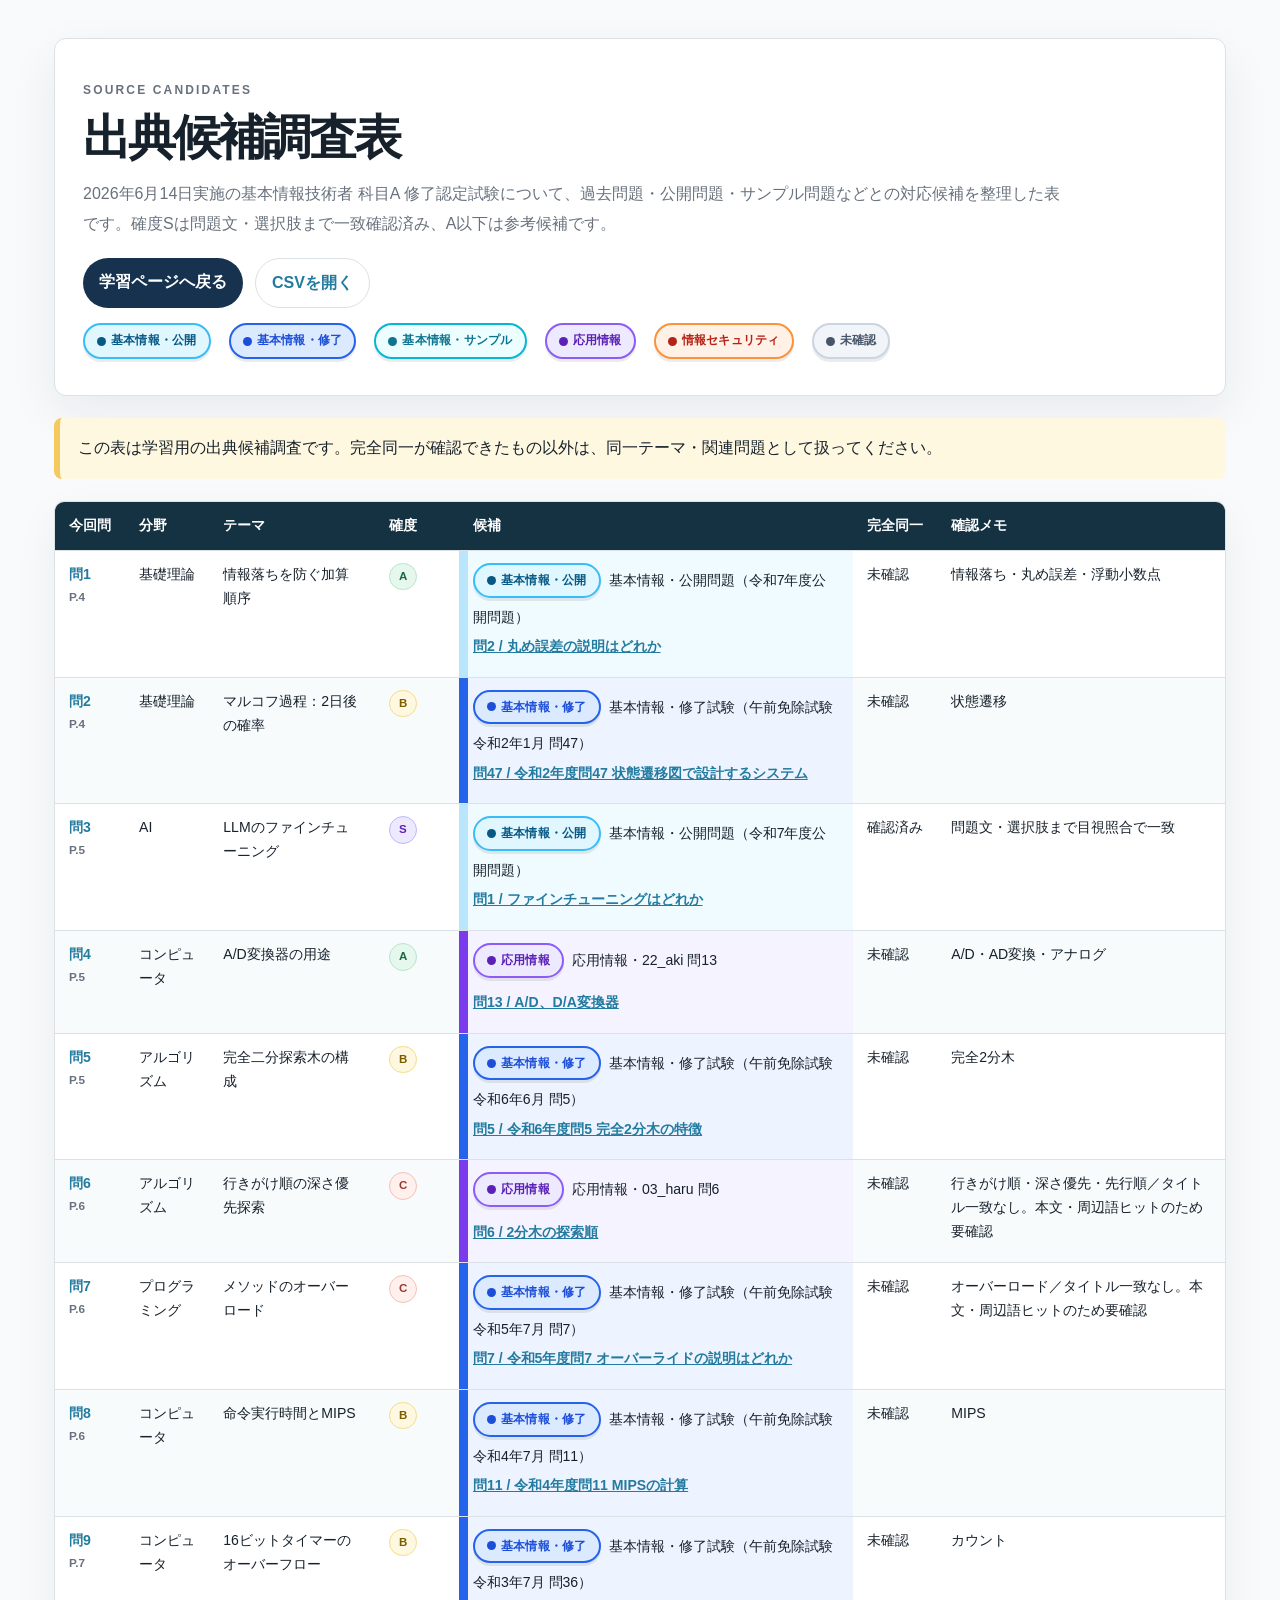
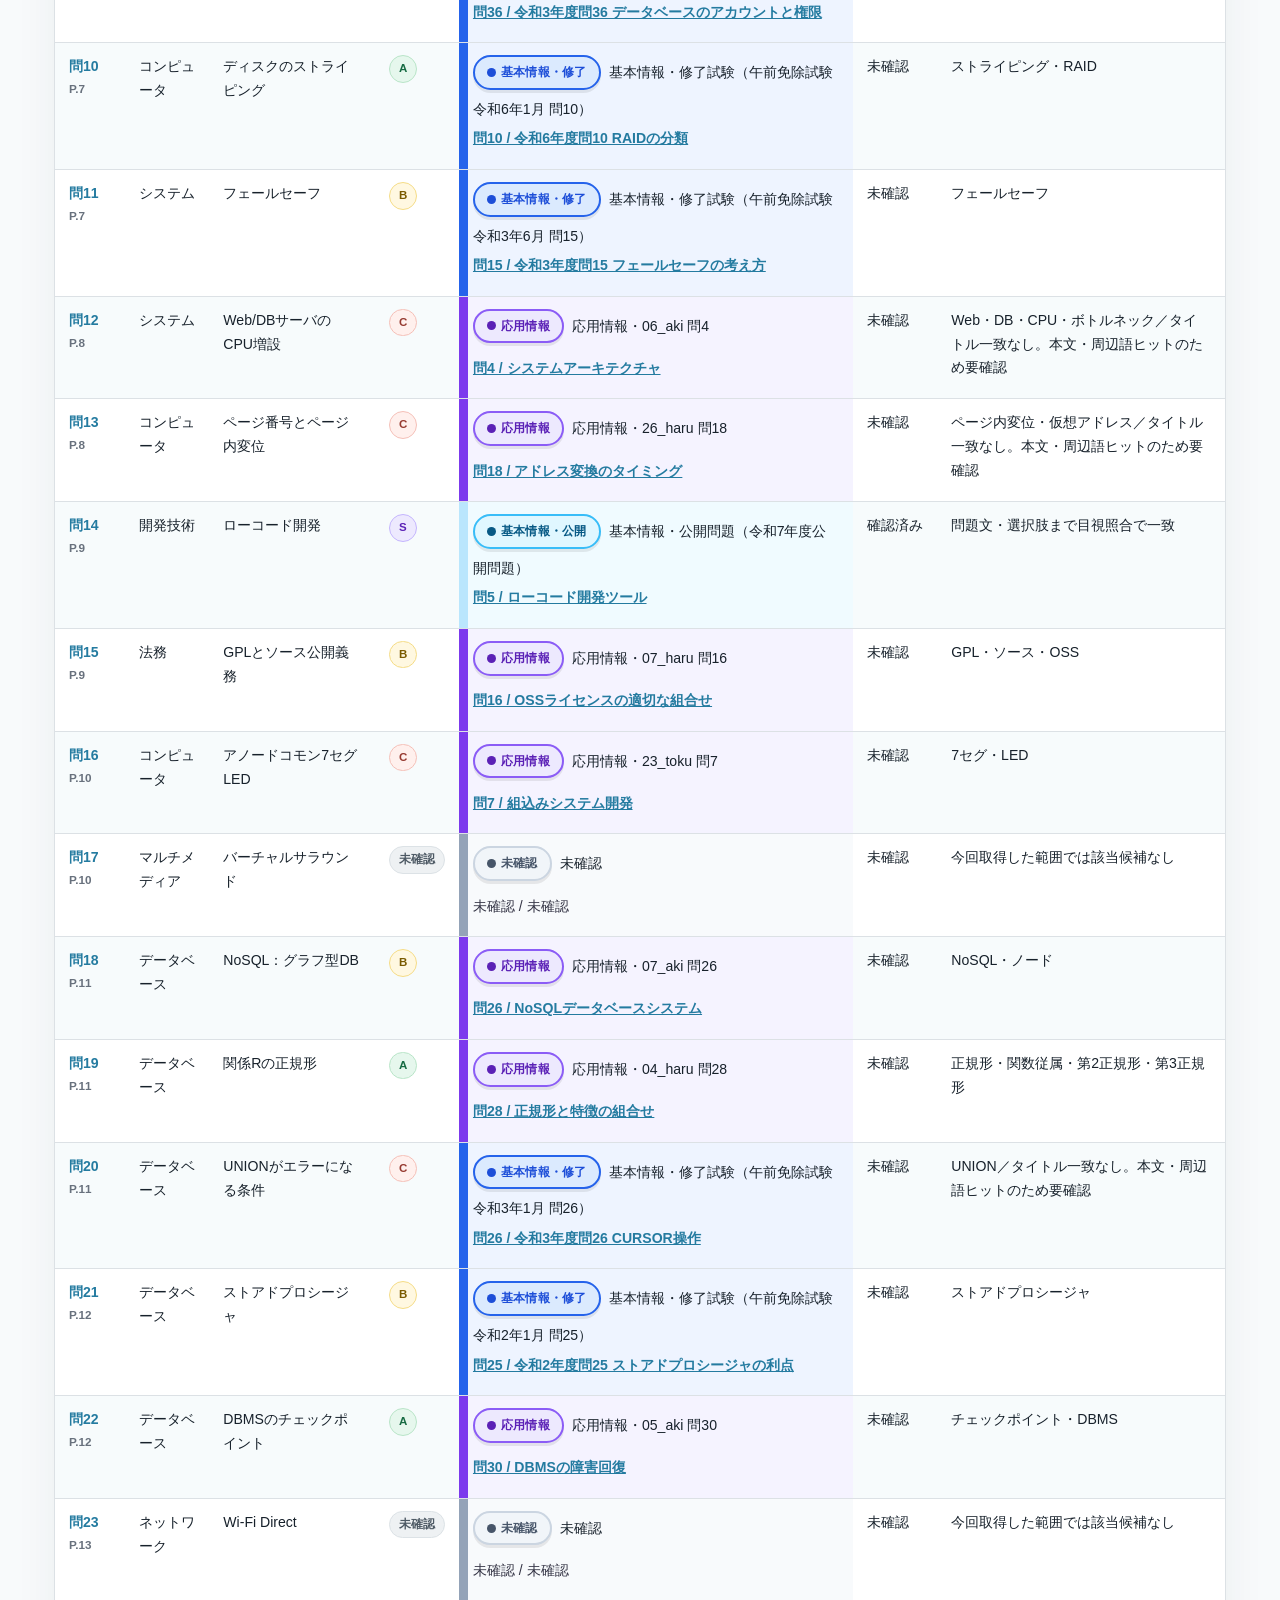
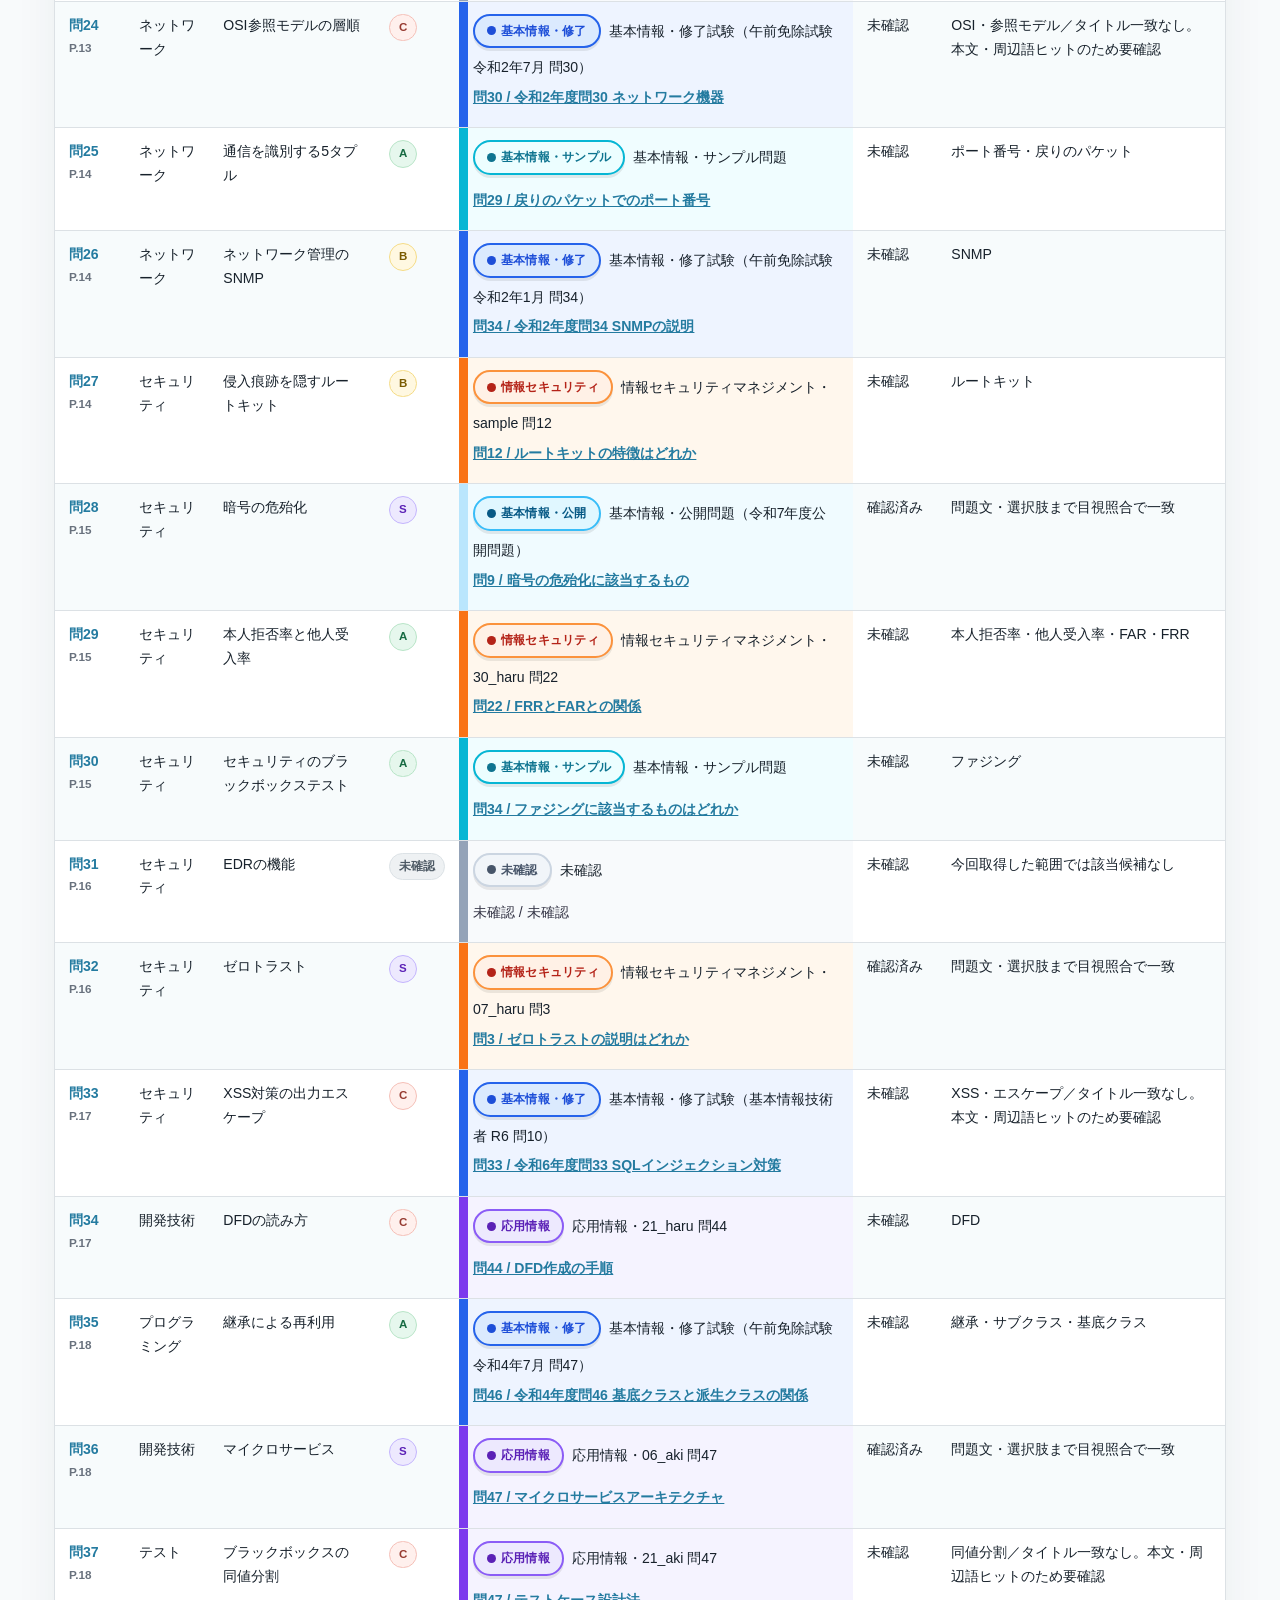
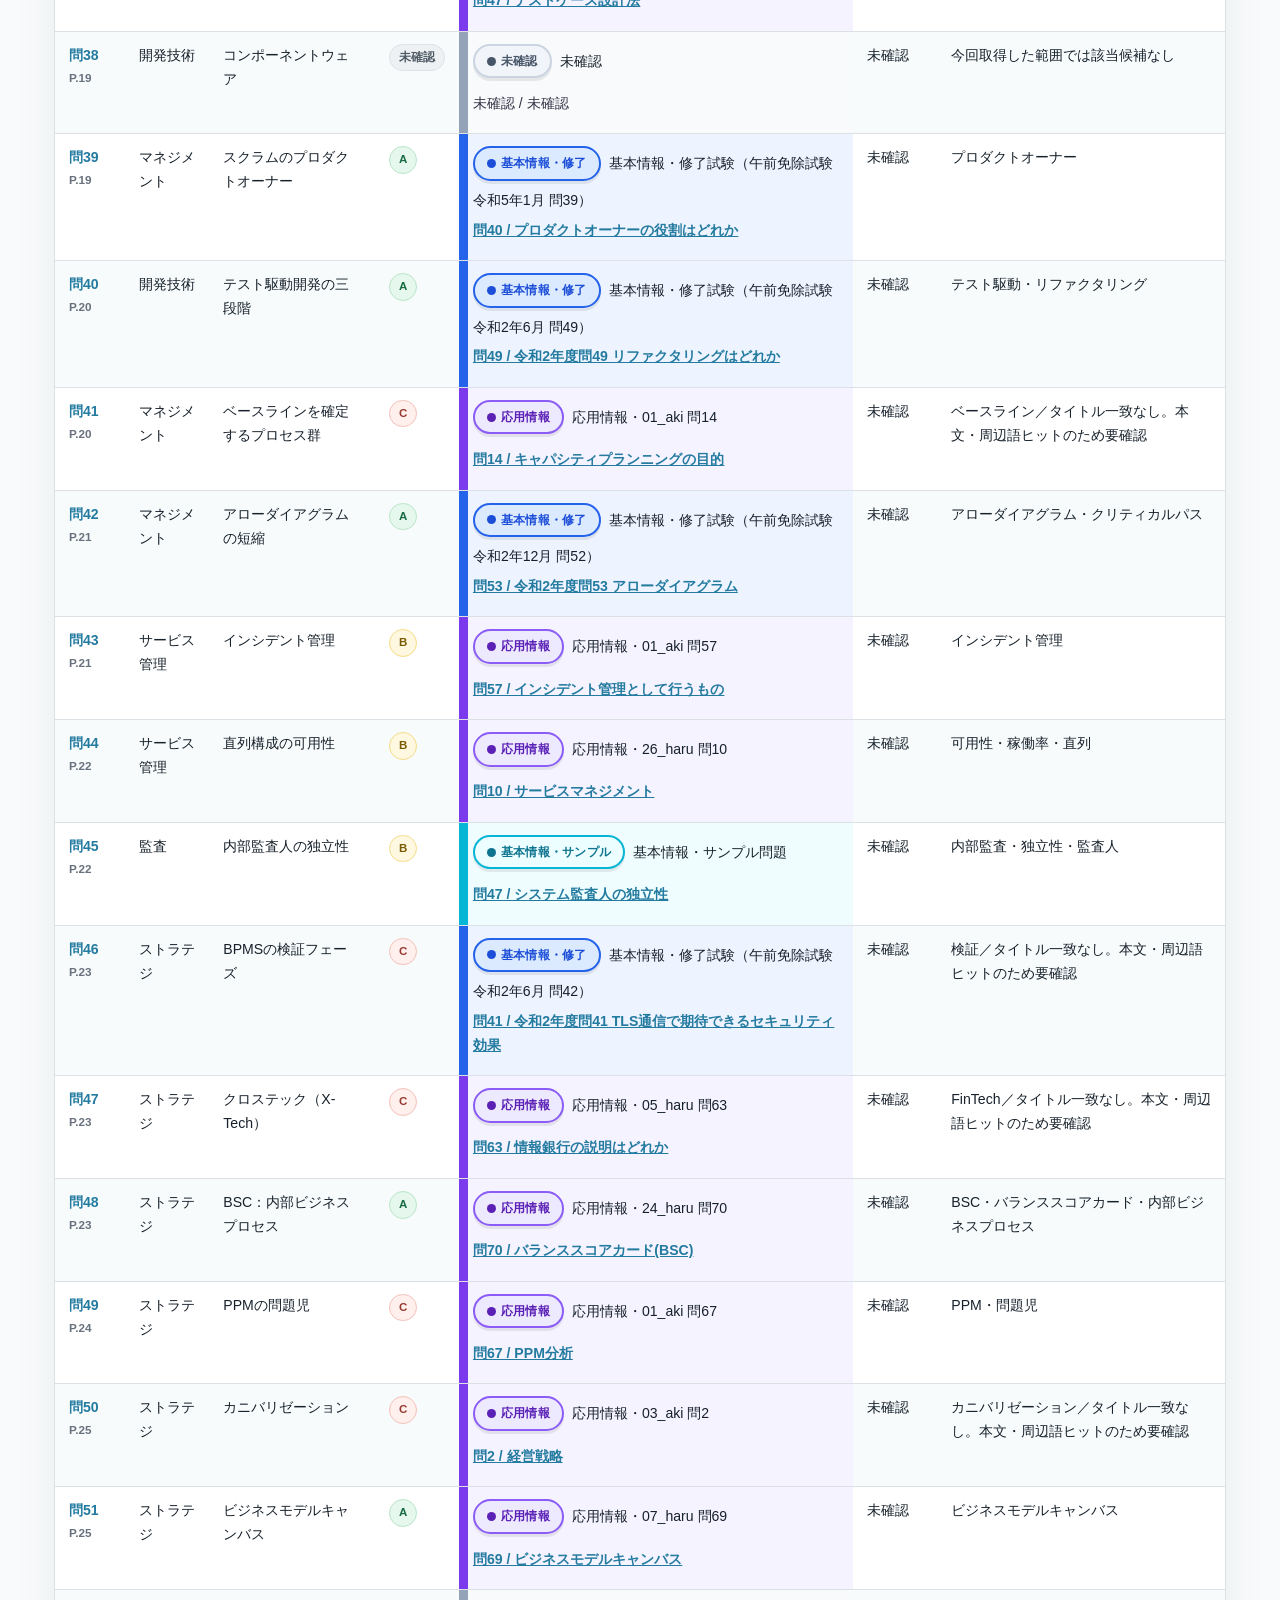
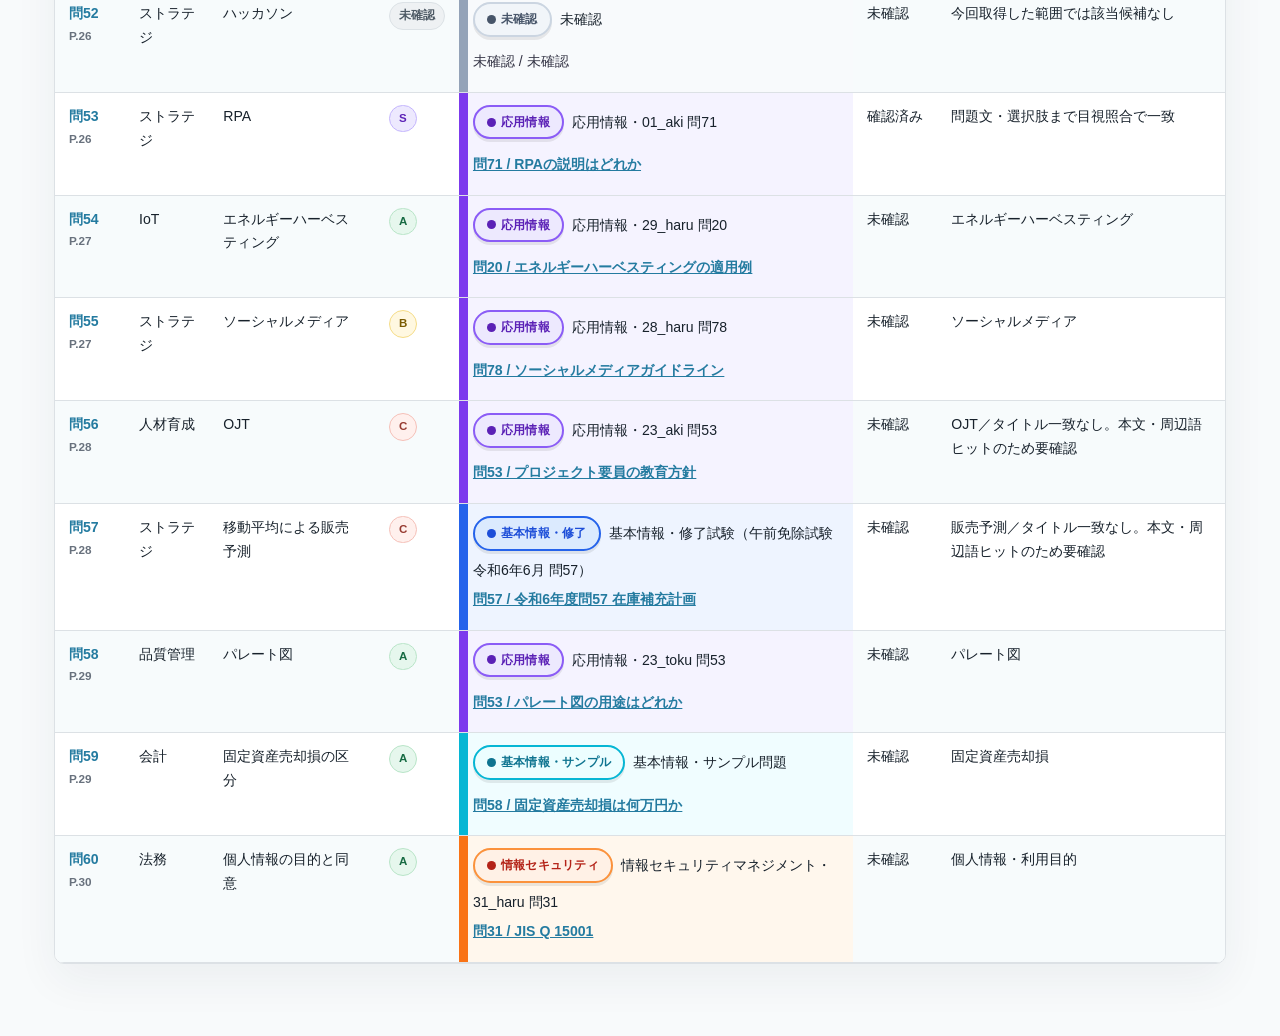
<file: source-map.html>
<!doctype html>
<html lang="ja">
<head>
  <meta charset="utf-8">
  <meta name="viewport" content="width=device-width, initial-scale=1">
  <title>出典候補調査表｜2026年6月14日 修了認定試験</title>
  <link rel="stylesheet" href="styles.css">
  <style>
    body{background:#f8fafb;color:#17212b}
    .source-wrap{max-width:1220px;margin:0 auto;padding:38px 24px 72px}
    .source-hero{background:#fff;border:1px solid var(--line);border-radius:12px;padding:28px;box-shadow:0 18px 50px #20304012}
    .source-hero h1{margin:.25rem 0 1rem;font-size:clamp(1.8rem,4vw,3rem)}
    .source-hero p{line-height:1.9;color:var(--muted);max-width:980px}
    .source-actions{display:flex;gap:12px;flex-wrap:wrap;margin-top:18px}
    .source-actions a{display:inline-flex;border-radius:999px;padding:10px 16px;background:var(--navy);color:#fff;text-decoration:none;font-weight:800}
    .source-actions a.secondary{background:#fff;color:var(--blue);border:1px solid var(--line)}
    .source-note{margin:22px 0;padding:16px 18px;background:#fff8e1;border-left:6px solid var(--yellow);border-radius:8px;line-height:1.8}
    .source-table-wrap{overflow:auto;background:#fff;border:1px solid var(--line);border-radius:10px;box-shadow:0 16px 44px #2030400f}
    .source-table{width:100%;border-collapse:collapse;min-width:1100px;font-size:.88rem}
    .source-table th,.source-table td{padding:12px 14px;border-bottom:1px solid var(--line);vertical-align:top;line-height:1.7}
    .source-table th{position:sticky;top:0;background:#153243;color:#fff;text-align:left;white-space:nowrap}
    .source-table tr:nth-child(even) td{background:#f7fbfc}
    .qcell{font-weight:800;color:var(--blue);white-space:nowrap}.qcell small{display:block;color:var(--muted);font-weight:700}
    .source-link{font-weight:800;color:var(--blue)}.candidate-title{margin:.35rem 0;color:#334}
    .source-badge{display:inline-grid;place-items:center;border-radius:999px;padding:3px 9px;font-weight:800;font-size:.72rem;border:1px solid transparent;white-space:nowrap}
    .source-badge.exact{background:#ede9fe;color:#5b21b6;border-color:#c4b5fd}.source-badge.high{background:#e6f7ed;color:#176b43;border-color:#b9e5c8}
    .source-badge.mid{background:#fff8e1;color:#7a5b00;border-color:#f5dc87}.source-badge.low{background:#fff0ed;color:#963a30;border-color:#f5c0b8}.source-badge.unknown{background:#eef1f3;color:#4d5964;border-color:#dce2e6}
    .origin-legend{display:flex;gap:10px;flex-wrap:wrap;margin:15px 0 0}
    .origin-badge{display:inline-flex;align-items:center;gap:5px;border-radius:999px;padding:5px 12px;margin:0 8px 8px 0;font-size:.76rem;font-weight:900;border:2px solid transparent;box-shadow:0 3px 0 #00000014;letter-spacing:.02em}
    .origin-badge::before{content:"";width:9px;height:9px;border-radius:50%;background:currentColor}
    .origin-badge.fe-public{background:#e0f7ff;color:#075985;border-color:#38bdf8}
    .origin-badge.fe-menjo{background:#dbeafe;color:#1d4ed8;border-color:#2563eb}
    .origin-badge.fe-sample{background:#ecfeff;color:#0e7490;border-color:#06b6d4}
    .origin-badge.fe{background:#dff3ff;color:#075985;border-color:#0ea5e9}
    .origin-badge.ap{background:#ede9fe;color:#5b21b6;border-color:#8b5cf6}
    .origin-badge.sg{background:#fff1e6;color:#b42318;border-color:#fb923c}
    .origin-badge.unknown{background:#f1f5f9;color:#475569;border-color:#cbd5e1}
    .source-table tbody tr.origin-fe-public td:nth-child(5){background:linear-gradient(90deg,#bae6fd 0 9px,#f0fbff 9px)!important}
    .source-table tbody tr.origin-fe-menjo td:nth-child(5){background:linear-gradient(90deg,#2563eb 0 9px,#eef4ff 9px)!important}
    .source-table tbody tr.origin-fe-sample td:nth-child(5){background:linear-gradient(90deg,#06b6d4 0 9px,#f0fdff 9px)!important}
    .source-table tbody tr.origin-fe td:nth-child(5){background:linear-gradient(90deg,#0ea5e9 0 9px,#f0f9ff 9px)!important}
    .source-table tbody tr.origin-ap td:nth-child(5){background:linear-gradient(90deg,#7c3aed 0 9px,#f5f3ff 9px)!important}
    .source-table tbody tr.origin-sg td:nth-child(5){background:linear-gradient(90deg,#f97316 0 9px,#fff7ed 9px)!important}
    .source-table tbody tr.origin-unknown td:nth-child(5){background:linear-gradient(90deg,#94a3b8 0 9px,#f8fafc 9px)!important}
    .source-table tbody tr td:nth-child(5){min-width:310px}
  </style>
</head>
<body><main class="source-wrap">
  <section class="source-hero">
    <p class="section-kicker">SOURCE CANDIDATES</p>
    <h1>出典候補調査表</h1>
    <p>2026年6月14日実施の基本情報技術者 科目A 修了認定試験について、過去問題・公開問題・サンプル問題などとの対応候補を整理した表です。確度Sは問題文・選択肢まで一致確認済み、A以下は参考候補です。</p>
    <div class="source-actions"><a href="index.html">学習ページへ戻る</a><a class="secondary" href="source-map.csv">CSVを開く</a></div>
    <div class="origin-legend" aria-label="出典区分の色分け">
      <span class="origin-badge fe-public">基本情報・公開</span>
      <span class="origin-badge fe-menjo">基本情報・修了</span>
      <span class="origin-badge fe-sample">基本情報・サンプル</span>
      <span class="origin-badge ap">応用情報</span>
      <span class="origin-badge sg">情報セキュリティ</span>
      <span class="origin-badge unknown">未確認</span>
    </div>
  </section>
  <div class="source-note">この表は学習用の出典候補調査です。完全同一が確認できたもの以外は、同一テーマ・関連問題として扱ってください。</div>
  <div class="source-table-wrap"><table class="source-table">
    <thead><tr><th>今回問</th><th>分野</th><th>テーマ</th><th>確度</th><th>候補</th><th>完全同一</th><th>確認メモ</th></tr></thead>
    <tbody><tr><td class='qcell'>問1<small>P.4</small></td><td>基礎理論</td><td>情報落ちを防ぐ加算順序</td><td><span class='source-badge high'>A</span></td><td>基本情報・公開問題（令和7年度公開問題）<div class='candidate-title'><a class="source-link" href="https://www.fe-siken.com/kakomon/07_haru/a2.html" target="_blank" rel="noopener">問2 / 丸め誤差の説明はどれか</a></div></td><td>未確認</td><td>情報落ち・丸め誤差・浮動小数点</td></tr><tr><td class='qcell'>問2<small>P.4</small></td><td>基礎理論</td><td>マルコフ過程：2日後の確率</td><td><span class='source-badge mid'>B</span></td><td>基本情報・修了試験（午前免除試験 令和2年1月 問47）<div class='candidate-title'><a class="source-link" href="https://www.fe-siken.com/kakomon/02_menjo/q47.html" target="_blank" rel="noopener">問47 / 令和2年度問47 状態遷移図で設計するシステム</a></div></td><td>未確認</td><td>状態遷移</td></tr><tr><td class='qcell'>問3<small>P.5</small></td><td>AI</td><td>LLMのファインチューニング</td><td><span class='source-badge exact'>S</span></td><td>基本情報・公開問題（令和7年度公開問題）<div class='candidate-title'><a class="source-link" href="https://www.fe-siken.com/kakomon/07_haru/a1.html" target="_blank" rel="noopener">問1 / ファインチューニングはどれか</a></div></td><td>確認済み</td><td>問題文・選択肢まで目視照合で一致</td></tr><tr><td class='qcell'>問4<small>P.5</small></td><td>コンピュータ</td><td>A/D変換器の用途</td><td><span class='source-badge high'>A</span></td><td>応用情報・22_aki 問13<div class='candidate-title'><a class="source-link" href="https://www.ap-siken.com/kakomon/22_aki/q13.html" target="_blank" rel="noopener">問13 / A/D、D/A変換器</a></div></td><td>未確認</td><td>A/D・AD変換・アナログ</td></tr><tr><td class='qcell'>問5<small>P.5</small></td><td>アルゴリズム</td><td>完全二分探索木の構成</td><td><span class='source-badge mid'>B</span></td><td>基本情報・修了試験（午前免除試験 令和6年6月 問5）<div class='candidate-title'><a class="source-link" href="https://www.fe-siken.com/kakomon/06_menjo/q5.html" target="_blank" rel="noopener">問5 / 令和6年度問5 完全2分木の特徴</a></div></td><td>未確認</td><td>完全2分木</td></tr><tr><td class='qcell'>問6<small>P.6</small></td><td>アルゴリズム</td><td>行きがけ順の深さ優先探索</td><td><span class='source-badge low'>C</span></td><td>応用情報・03_haru 問6<div class='candidate-title'><a class="source-link" href="https://www.ap-siken.com/kakomon/03_haru/q6.html" target="_blank" rel="noopener">問6 / 2分木の探索順</a></div></td><td>未確認</td><td>行きがけ順・深さ優先・先行順／タイトル一致なし。本文・周辺語ヒットのため要確認</td></tr><tr><td class='qcell'>問7<small>P.6</small></td><td>プログラミング</td><td>メソッドのオーバーロード</td><td><span class='source-badge low'>C</span></td><td>基本情報・修了試験（午前免除試験 令和5年7月 問7）<div class='candidate-title'><a class="source-link" href="https://www.fe-siken.com/kakomon/05_menjo/q7.html" target="_blank" rel="noopener">問7 / 令和5年度問7 オーバーライドの説明はどれか</a></div></td><td>未確認</td><td>オーバーロード／タイトル一致なし。本文・周辺語ヒットのため要確認</td></tr><tr><td class='qcell'>問8<small>P.6</small></td><td>コンピュータ</td><td>命令実行時間とMIPS</td><td><span class='source-badge mid'>B</span></td><td>基本情報・修了試験（午前免除試験 令和4年7月 問11）<div class='candidate-title'><a class="source-link" href="https://www.fe-siken.com/kakomon/04_menjo/q11.html" target="_blank" rel="noopener">問11 / 令和4年度問11 MIPSの計算</a></div></td><td>未確認</td><td>MIPS</td></tr><tr><td class='qcell'>問9<small>P.7</small></td><td>コンピュータ</td><td>16ビットタイマーのオーバーフロー</td><td><span class='source-badge mid'>B</span></td><td>基本情報・修了試験（午前免除試験 令和3年7月 問36）<div class='candidate-title'><a class="source-link" href="https://www.fe-siken.com/kakomon/03_menjo/q36.html" target="_blank" rel="noopener">問36 / 令和3年度問36 データベースのアカウントと権限</a></div></td><td>未確認</td><td>カウント</td></tr><tr><td class='qcell'>問10<small>P.7</small></td><td>コンピュータ</td><td>ディスクのストライピング</td><td><span class='source-badge high'>A</span></td><td>基本情報・修了試験（午前免除試験 令和6年1月 問10）<div class='candidate-title'><a class="source-link" href="https://www.fe-siken.com/kakomon/06_menjo/q10.html" target="_blank" rel="noopener">問10 / 令和6年度問10 RAIDの分類</a></div></td><td>未確認</td><td>ストライピング・RAID</td></tr><tr><td class='qcell'>問11<small>P.7</small></td><td>システム</td><td>フェールセーフ</td><td><span class='source-badge mid'>B</span></td><td>基本情報・修了試験（午前免除試験 令和3年6月 問15）<div class='candidate-title'><a class="source-link" href="https://www.fe-siken.com/kakomon/03_menjo/q15.html" target="_blank" rel="noopener">問15 / 令和3年度問15 フェールセーフの考え方</a></div></td><td>未確認</td><td>フェールセーフ</td></tr><tr><td class='qcell'>問12<small>P.8</small></td><td>システム</td><td>Web/DBサーバのCPU増設</td><td><span class='source-badge low'>C</span></td><td>応用情報・06_aki 問4<div class='candidate-title'><a class="source-link" href="https://www.ap-siken.com/kakomon/06_aki/pm04.html" target="_blank" rel="noopener">問4 / システムアーキテクチャ</a></div></td><td>未確認</td><td>Web・DB・CPU・ボトルネック／タイトル一致なし。本文・周辺語ヒットのため要確認</td></tr><tr><td class='qcell'>問13<small>P.8</small></td><td>コンピュータ</td><td>ページ番号とページ内変位</td><td><span class='source-badge low'>C</span></td><td>応用情報・26_haru 問18<div class='candidate-title'><a class="source-link" href="https://www.ap-siken.com/kakomon/26_haru/q18.html" target="_blank" rel="noopener">問18 / アドレス変換のタイミング</a></div></td><td>未確認</td><td>ページ内変位・仮想アドレス／タイトル一致なし。本文・周辺語ヒットのため要確認</td></tr><tr><td class='qcell'>問14<small>P.9</small></td><td>開発技術</td><td>ローコード開発</td><td><span class='source-badge exact'>S</span></td><td>基本情報・公開問題（令和7年度公開問題）<div class='candidate-title'><a class="source-link" href="https://www.fe-siken.com/kakomon/07_haru/a5.html" target="_blank" rel="noopener">問5 / ローコード開発ツール</a></div></td><td>確認済み</td><td>問題文・選択肢まで目視照合で一致</td></tr><tr><td class='qcell'>問15<small>P.9</small></td><td>法務</td><td>GPLとソース公開義務</td><td><span class='source-badge mid'>B</span></td><td>応用情報・07_haru 問16<div class='candidate-title'><a class="source-link" href="https://www.ap-siken.com/kakomon/07_haru/q16.html" target="_blank" rel="noopener">問16 / OSSライセンスの適切な組合せ</a></div></td><td>未確認</td><td>GPL・ソース・OSS</td></tr><tr><td class='qcell'>問16<small>P.10</small></td><td>コンピュータ</td><td>アノードコモン7セグLED</td><td><span class='source-badge low'>C</span></td><td>応用情報・23_toku 問7<div class='candidate-title'><a class="source-link" href="https://www.ap-siken.com/kakomon/23_toku/pm07.html" target="_blank" rel="noopener">問7 / 組込みシステム開発</a></div></td><td>未確認</td><td>7セグ・LED</td></tr><tr><td class='qcell'>問17<small>P.10</small></td><td>マルチメディア</td><td>バーチャルサラウンド</td><td><span class='source-badge unknown'>未確認</span></td><td>未確認<div class='candidate-title'>未確認 / 未確認</div></td><td>未確認</td><td>今回取得した範囲では該当候補なし</td></tr><tr><td class='qcell'>問18<small>P.11</small></td><td>データベース</td><td>NoSQL：グラフ型DB</td><td><span class='source-badge mid'>B</span></td><td>応用情報・07_aki 問26<div class='candidate-title'><a class="source-link" href="https://www.ap-siken.com/kakomon/07_aki/q26.html" target="_blank" rel="noopener">問26 / NoSQLデータベースシステム</a></div></td><td>未確認</td><td>NoSQL・ノード</td></tr><tr><td class='qcell'>問19<small>P.11</small></td><td>データベース</td><td>関係Rの正規形</td><td><span class='source-badge high'>A</span></td><td>応用情報・04_haru 問28<div class='candidate-title'><a class="source-link" href="https://www.ap-siken.com/kakomon/04_haru/q28.html" target="_blank" rel="noopener">問28 / 正規形と特徴の組合せ</a></div></td><td>未確認</td><td>正規形・関数従属・第2正規形・第3正規形</td></tr><tr><td class='qcell'>問20<small>P.11</small></td><td>データベース</td><td>UNIONがエラーになる条件</td><td><span class='source-badge low'>C</span></td><td>基本情報・修了試験（午前免除試験 令和3年1月 問26）<div class='candidate-title'><a class="source-link" href="https://www.fe-siken.com/kakomon/03_menjo/q26.html" target="_blank" rel="noopener">問26 / 令和3年度問26 CURSOR操作</a></div></td><td>未確認</td><td>UNION／タイトル一致なし。本文・周辺語ヒットのため要確認</td></tr><tr><td class='qcell'>問21<small>P.12</small></td><td>データベース</td><td>ストアドプロシージャ</td><td><span class='source-badge mid'>B</span></td><td>基本情報・修了試験（午前免除試験 令和2年1月 問25）<div class='candidate-title'><a class="source-link" href="https://www.fe-siken.com/kakomon/02_menjo/q25.html" target="_blank" rel="noopener">問25 / 令和2年度問25 ストアドプロシージャの利点</a></div></td><td>未確認</td><td>ストアドプロシージャ</td></tr><tr><td class='qcell'>問22<small>P.12</small></td><td>データベース</td><td>DBMSのチェックポイント</td><td><span class='source-badge high'>A</span></td><td>応用情報・05_aki 問30<div class='candidate-title'><a class="source-link" href="https://www.ap-siken.com/kakomon/05_aki/q30.html" target="_blank" rel="noopener">問30 / DBMSの障害回復</a></div></td><td>未確認</td><td>チェックポイント・DBMS</td></tr><tr><td class='qcell'>問23<small>P.13</small></td><td>ネットワーク</td><td>Wi‑Fi Direct</td><td><span class='source-badge unknown'>未確認</span></td><td>未確認<div class='candidate-title'>未確認 / 未確認</div></td><td>未確認</td><td>今回取得した範囲では該当候補なし</td></tr><tr><td class='qcell'>問24<small>P.13</small></td><td>ネットワーク</td><td>OSI参照モデルの層順</td><td><span class='source-badge low'>C</span></td><td>基本情報・修了試験（午前免除試験 令和2年7月 問30）<div class='candidate-title'><a class="source-link" href="https://www.fe-siken.com/kakomon/02_menjo/q30.html" target="_blank" rel="noopener">問30 / 令和2年度問30 ネットワーク機器</a></div></td><td>未確認</td><td>OSI・参照モデル／タイトル一致なし。本文・周辺語ヒットのため要確認</td></tr><tr><td class='qcell'>問25<small>P.14</small></td><td>ネットワーク</td><td>通信を識別する5タプル</td><td><span class='source-badge high'>A</span></td><td>基本情報・サンプル問題<div class='candidate-title'><a class="source-link" href="https://www.fe-siken.com/kakomon/sample/a29.html" target="_blank" rel="noopener">問29 / 戻りのパケットでのポート番号</a></div></td><td>未確認</td><td>ポート番号・戻りのパケット</td></tr><tr><td class='qcell'>問26<small>P.14</small></td><td>ネットワーク</td><td>ネットワーク管理のSNMP</td><td><span class='source-badge mid'>B</span></td><td>基本情報・修了試験（午前免除試験 令和2年1月 問34）<div class='candidate-title'><a class="source-link" href="https://www.fe-siken.com/kakomon/02_menjo/q34.html" target="_blank" rel="noopener">問34 / 令和2年度問34 SNMPの説明</a></div></td><td>未確認</td><td>SNMP</td></tr><tr><td class='qcell'>問27<small>P.14</small></td><td>セキュリティ</td><td>侵入痕跡を隠すルートキット</td><td><span class='source-badge mid'>B</span></td><td>情報セキュリティマネジメント・sample 問12<div class='candidate-title'><a class="source-link" href="https://www.sg-siken.com/kakomon/sample/a12.html" target="_blank" rel="noopener">問12 / ルートキットの特徴はどれか</a></div></td><td>未確認</td><td>ルートキット</td></tr><tr><td class='qcell'>問28<small>P.15</small></td><td>セキュリティ</td><td>暗号の危殆化</td><td><span class='source-badge exact'>S</span></td><td>基本情報・公開問題（令和7年度公開問題）<div class='candidate-title'><a class="source-link" href="https://www.fe-siken.com/kakomon/07_haru/a9.html" target="_blank" rel="noopener">問9 / 暗号の危殆化に該当するもの</a></div></td><td>確認済み</td><td>問題文・選択肢まで目視照合で一致</td></tr><tr><td class='qcell'>問29<small>P.15</small></td><td>セキュリティ</td><td>本人拒否率と他人受入率</td><td><span class='source-badge high'>A</span></td><td>情報セキュリティマネジメント・30_haru 問22<div class='candidate-title'><a class="source-link" href="https://www.sg-siken.com/kakomon/30_haru/q22.html" target="_blank" rel="noopener">問22 / FRRとFARとの関係</a></div></td><td>未確認</td><td>本人拒否率・他人受入率・FAR・FRR</td></tr><tr><td class='qcell'>問30<small>P.15</small></td><td>セキュリティ</td><td>セキュリティのブラックボックステスト</td><td><span class='source-badge high'>A</span></td><td>基本情報・サンプル問題<div class='candidate-title'><a class="source-link" href="https://www.fe-siken.com/kakomon/sample/a34.html" target="_blank" rel="noopener">問34 / ファジングに該当するものはどれか</a></div></td><td>未確認</td><td>ファジング</td></tr><tr><td class='qcell'>問31<small>P.16</small></td><td>セキュリティ</td><td>EDRの機能</td><td><span class='source-badge unknown'>未確認</span></td><td>未確認<div class='candidate-title'>未確認 / 未確認</div></td><td>未確認</td><td>今回取得した範囲では該当候補なし</td></tr><tr><td class='qcell'>問32<small>P.16</small></td><td>セキュリティ</td><td>ゼロトラスト</td><td><span class='source-badge exact'>S</span></td><td>情報セキュリティマネジメント・07_haru 問3<div class='candidate-title'><a class="source-link" href="https://www.sg-siken.com/kakomon/07_haru/a3.html" target="_blank" rel="noopener">問3 / ゼロトラストの説明はどれか</a></div></td><td>確認済み</td><td>問題文・選択肢まで目視照合で一致</td></tr><tr><td class='qcell'>問33<small>P.17</small></td><td>セキュリティ</td><td>XSS対策の出力エスケープ</td><td><span class='source-badge low'>C</span></td><td>基本情報・修了試験（基本情報技術者 R6 問10）<div class='candidate-title'><a class="source-link" href="https://www.fe-siken.com/kakomon/06_menjo/q33.html" target="_blank" rel="noopener">問33 / 令和6年度問33 SQLインジェクション対策</a></div></td><td>未確認</td><td>XSS・エスケープ／タイトル一致なし。本文・周辺語ヒットのため要確認</td></tr><tr><td class='qcell'>問34<small>P.17</small></td><td>開発技術</td><td>DFDの読み方</td><td><span class='source-badge low'>C</span></td><td>応用情報・21_haru 問44<div class='candidate-title'><a class="source-link" href="https://www.ap-siken.com/kakomon/21_haru/q44.html" target="_blank" rel="noopener">問44 / DFD作成の手順</a></div></td><td>未確認</td><td>DFD</td></tr><tr><td class='qcell'>問35<small>P.18</small></td><td>プログラミング</td><td>継承による再利用</td><td><span class='source-badge high'>A</span></td><td>基本情報・修了試験（午前免除試験 令和4年7月 問47）<div class='candidate-title'><a class="source-link" href="https://www.fe-siken.com/kakomon/04_menjo/q46.html" target="_blank" rel="noopener">問46 / 令和4年度問46 基底クラスと派生クラスの関係</a></div></td><td>未確認</td><td>継承・サブクラス・基底クラス</td></tr><tr><td class='qcell'>問36<small>P.18</small></td><td>開発技術</td><td>マイクロサービス</td><td><span class='source-badge exact'>S</span></td><td>応用情報・06_aki 問47<div class='candidate-title'><a class="source-link" href="https://www.ap-siken.com/kakomon/06_aki/q47.html" target="_blank" rel="noopener">問47 / マイクロサービスアーキテクチャ</a></div></td><td>確認済み</td><td>問題文・選択肢まで目視照合で一致</td></tr><tr><td class='qcell'>問37<small>P.18</small></td><td>テスト</td><td>ブラックボックスの同値分割</td><td><span class='source-badge low'>C</span></td><td>応用情報・21_aki 問47<div class='candidate-title'><a class="source-link" href="https://www.ap-siken.com/kakomon/21_aki/q47.html" target="_blank" rel="noopener">問47 / テストケース設計法</a></div></td><td>未確認</td><td>同値分割／タイトル一致なし。本文・周辺語ヒットのため要確認</td></tr><tr><td class='qcell'>問38<small>P.19</small></td><td>開発技術</td><td>コンポーネントウェア</td><td><span class='source-badge unknown'>未確認</span></td><td>未確認<div class='candidate-title'>未確認 / 未確認</div></td><td>未確認</td><td>今回取得した範囲では該当候補なし</td></tr><tr><td class='qcell'>問39<small>P.19</small></td><td>マネジメント</td><td>スクラムのプロダクトオーナー</td><td><span class='source-badge high'>A</span></td><td>基本情報・修了試験（午前免除試験 令和5年1月 問39）<div class='candidate-title'><a class="source-link" href="https://www.fe-siken.com/kakomon/05_menjo/q40.html" target="_blank" rel="noopener">問40 / プロダクトオーナーの役割はどれか</a></div></td><td>未確認</td><td>プロダクトオーナー</td></tr><tr><td class='qcell'>問40<small>P.20</small></td><td>開発技術</td><td>テスト駆動開発の三段階</td><td><span class='source-badge high'>A</span></td><td>基本情報・修了試験（午前免除試験 令和2年6月 問49）<div class='candidate-title'><a class="source-link" href="https://www.fe-siken.com/kakomon/02_menjo/q49.html" target="_blank" rel="noopener">問49 / 令和2年度問49 リファクタリングはどれか</a></div></td><td>未確認</td><td>テスト駆動・リファクタリング</td></tr><tr><td class='qcell'>問41<small>P.20</small></td><td>マネジメント</td><td>ベースラインを確定するプロセス群</td><td><span class='source-badge low'>C</span></td><td>応用情報・01_aki 問14<div class='candidate-title'><a class="source-link" href="https://www.ap-siken.com/kakomon/01_aki/q14.html" target="_blank" rel="noopener">問14 / キャパシティプランニングの目的</a></div></td><td>未確認</td><td>ベースライン／タイトル一致なし。本文・周辺語ヒットのため要確認</td></tr><tr><td class='qcell'>問42<small>P.21</small></td><td>マネジメント</td><td>アローダイアグラムの短縮</td><td><span class='source-badge high'>A</span></td><td>基本情報・修了試験（午前免除試験 令和2年12月 問52）<div class='candidate-title'><a class="source-link" href="https://www.fe-siken.com/kakomon/02_menjo/q53.html" target="_blank" rel="noopener">問53 / 令和2年度問53 アローダイアグラム</a></div></td><td>未確認</td><td>アローダイアグラム・クリティカルパス</td></tr><tr><td class='qcell'>問43<small>P.21</small></td><td>サービス管理</td><td>インシデント管理</td><td><span class='source-badge mid'>B</span></td><td>応用情報・01_aki 問57<div class='candidate-title'><a class="source-link" href="https://www.ap-siken.com/kakomon/01_aki/q57.html" target="_blank" rel="noopener">問57 / インシデント管理として行うもの</a></div></td><td>未確認</td><td>インシデント管理</td></tr><tr><td class='qcell'>問44<small>P.22</small></td><td>サービス管理</td><td>直列構成の可用性</td><td><span class='source-badge mid'>B</span></td><td>応用情報・26_haru 問10<div class='candidate-title'><a class="source-link" href="https://www.ap-siken.com/kakomon/26_haru/pm10.html" target="_blank" rel="noopener">問10 / サービスマネジメント</a></div></td><td>未確認</td><td>可用性・稼働率・直列</td></tr><tr><td class='qcell'>問45<small>P.22</small></td><td>監査</td><td>内部監査人の独立性</td><td><span class='source-badge mid'>B</span></td><td>基本情報・サンプル問題<div class='candidate-title'><a class="source-link" href="https://www.fe-siken.com/kakomon/sample/a47.html" target="_blank" rel="noopener">問47 / システム監査人の独立性</a></div></td><td>未確認</td><td>内部監査・独立性・監査人</td></tr><tr><td class='qcell'>問46<small>P.23</small></td><td>ストラテジ</td><td>BPMSの検証フェーズ</td><td><span class='source-badge low'>C</span></td><td>基本情報・修了試験（午前免除試験 令和2年6月 問42）<div class='candidate-title'><a class="source-link" href="https://www.fe-siken.com/kakomon/02_menjo/q41.html" target="_blank" rel="noopener">問41 / 令和2年度問41 TLS通信で期待できるセキュリティ効果</a></div></td><td>未確認</td><td>検証／タイトル一致なし。本文・周辺語ヒットのため要確認</td></tr><tr><td class='qcell'>問47<small>P.23</small></td><td>ストラテジ</td><td>クロステック（X-Tech）</td><td><span class='source-badge low'>C</span></td><td>応用情報・05_haru 問63<div class='candidate-title'><a class="source-link" href="https://www.ap-siken.com/kakomon/05_haru/q63.html" target="_blank" rel="noopener">問63 / 情報銀行の説明はどれか</a></div></td><td>未確認</td><td>FinTech／タイトル一致なし。本文・周辺語ヒットのため要確認</td></tr><tr><td class='qcell'>問48<small>P.23</small></td><td>ストラテジ</td><td>BSC：内部ビジネスプロセス</td><td><span class='source-badge high'>A</span></td><td>応用情報・24_haru 問70<div class='candidate-title'><a class="source-link" href="https://www.ap-siken.com/kakomon/24_haru/q70.html" target="_blank" rel="noopener">問70 / バランススコアカード(BSC)</a></div></td><td>未確認</td><td>BSC・バランススコアカード・内部ビジネスプロセス</td></tr><tr><td class='qcell'>問49<small>P.24</small></td><td>ストラテジ</td><td>PPMの問題児</td><td><span class='source-badge low'>C</span></td><td>応用情報・01_aki 問67<div class='candidate-title'><a class="source-link" href="https://www.ap-siken.com/kakomon/01_aki/q67.html" target="_blank" rel="noopener">問67 / PPM分析</a></div></td><td>未確認</td><td>PPM・問題児</td></tr><tr><td class='qcell'>問50<small>P.25</small></td><td>ストラテジ</td><td>カニバリゼーション</td><td><span class='source-badge low'>C</span></td><td>応用情報・03_aki 問2<div class='candidate-title'><a class="source-link" href="https://www.ap-siken.com/kakomon/03_aki/pm02.html" target="_blank" rel="noopener">問2 / 経営戦略</a></div></td><td>未確認</td><td>カニバリゼーション／タイトル一致なし。本文・周辺語ヒットのため要確認</td></tr><tr><td class='qcell'>問51<small>P.25</small></td><td>ストラテジ</td><td>ビジネスモデルキャンバス</td><td><span class='source-badge high'>A</span></td><td>応用情報・07_haru 問69<div class='candidate-title'><a class="source-link" href="https://www.ap-siken.com/kakomon/07_haru/q69.html" target="_blank" rel="noopener">問69 / ビジネスモデルキャンバス</a></div></td><td>未確認</td><td>ビジネスモデルキャンバス</td></tr><tr><td class='qcell'>問52<small>P.26</small></td><td>ストラテジ</td><td>ハッカソン</td><td><span class='source-badge unknown'>未確認</span></td><td>未確認<div class='candidate-title'>未確認 / 未確認</div></td><td>未確認</td><td>今回取得した範囲では該当候補なし</td></tr><tr><td class='qcell'>問53<small>P.26</small></td><td>ストラテジ</td><td>RPA</td><td><span class='source-badge exact'>S</span></td><td>応用情報・01_aki 問71<div class='candidate-title'><a class="source-link" href="https://www.ap-siken.com/kakomon/01_aki/q71.html" target="_blank" rel="noopener">問71 / RPAの説明はどれか</a></div></td><td>確認済み</td><td>問題文・選択肢まで目視照合で一致</td></tr><tr><td class='qcell'>問54<small>P.27</small></td><td>IoT</td><td>エネルギーハーベスティング</td><td><span class='source-badge high'>A</span></td><td>応用情報・29_haru 問20<div class='candidate-title'><a class="source-link" href="https://www.ap-siken.com/kakomon/29_haru/q20.html" target="_blank" rel="noopener">問20 / エネルギーハーベスティングの適用例</a></div></td><td>未確認</td><td>エネルギーハーベスティング</td></tr><tr><td class='qcell'>問55<small>P.27</small></td><td>ストラテジ</td><td>ソーシャルメディア</td><td><span class='source-badge mid'>B</span></td><td>応用情報・28_haru 問78<div class='candidate-title'><a class="source-link" href="https://www.ap-siken.com/kakomon/28_haru/q78.html" target="_blank" rel="noopener">問78 / ソーシャルメディアガイドライン</a></div></td><td>未確認</td><td>ソーシャルメディア</td></tr><tr><td class='qcell'>問56<small>P.28</small></td><td>人材育成</td><td>OJT</td><td><span class='source-badge low'>C</span></td><td>応用情報・23_aki 問53<div class='candidate-title'><a class="source-link" href="https://www.ap-siken.com/kakomon/23_aki/q53.html" target="_blank" rel="noopener">問53 / プロジェクト要員の教育方針</a></div></td><td>未確認</td><td>OJT／タイトル一致なし。本文・周辺語ヒットのため要確認</td></tr><tr><td class='qcell'>問57<small>P.28</small></td><td>ストラテジ</td><td>移動平均による販売予測</td><td><span class='source-badge low'>C</span></td><td>基本情報・修了試験（午前免除試験 令和6年6月 問57）<div class='candidate-title'><a class="source-link" href="https://www.fe-siken.com/kakomon/06_menjo/q57.html" target="_blank" rel="noopener">問57 / 令和6年度問57 在庫補充計画</a></div></td><td>未確認</td><td>販売予測／タイトル一致なし。本文・周辺語ヒットのため要確認</td></tr><tr><td class='qcell'>問58<small>P.29</small></td><td>品質管理</td><td>パレート図</td><td><span class='source-badge high'>A</span></td><td>応用情報・23_toku 問53<div class='candidate-title'><a class="source-link" href="https://www.ap-siken.com/kakomon/23_toku/q53.html" target="_blank" rel="noopener">問53 / パレート図の用途はどれか</a></div></td><td>未確認</td><td>パレート図</td></tr><tr><td class='qcell'>問59<small>P.29</small></td><td>会計</td><td>固定資産売却損の区分</td><td><span class='source-badge high'>A</span></td><td>基本情報・サンプル問題<div class='candidate-title'><a class="source-link" href="https://www.fe-siken.com/kakomon/sample/a58.html" target="_blank" rel="noopener">問58 / 固定資産売却損は何万円か</a></div></td><td>未確認</td><td>固定資産売却損</td></tr><tr><td class='qcell'>問60<small>P.30</small></td><td>法務</td><td>個人情報の目的と同意</td><td><span class='source-badge high'>A</span></td><td>情報セキュリティマネジメント・31_haru 問31<div class='candidate-title'><a class="source-link" href="https://www.sg-siken.com/kakomon/31_haru/q31.html" target="_blank" rel="noopener">問31 / JIS Q 15001</a></div></td><td>未確認</td><td>個人情報・利用目的</td></tr></tbody>
  </table></div>
  <script>
    (() => {
      const rules = [
        { cls: "sg", label: "情報セキュリティ", test: text => text.includes("情報セキュリティマネジメント") || text.includes("sg-siken.com") },
        { cls: "ap", label: "応用情報", test: text => text.includes("応用情報") || text.includes("ap-siken.com") },
        { cls: "fe-public", label: "基本情報・公開", test: text => text.includes("基本情報") && text.includes("公開問題") },
        { cls: "fe-menjo", label: "基本情報・修了", test: text => text.includes("基本情報") && text.includes("修了試験") },
        { cls: "fe-sample", label: "基本情報・サンプル", test: text => text.includes("基本情報") && text.includes("サンプル問題") },
        { cls: "fe", label: "基本情報系", test: text => text.includes("基本情報") || text.includes("fe-siken.com") }
      ];
      document.querySelectorAll(".source-table tbody tr").forEach(row => {
        const candidate = row.children[4];
        if (!candidate) return;
        const text = candidate.textContent + " " + Array.from(candidate.querySelectorAll("a")).map(a => a.href).join(" ");
        const matched = rules.find(rule => rule.test(text)) || { cls: "unknown", label: "未確認" };
        row.classList.add(`origin-${matched.cls}`);
        if (!candidate.querySelector(".origin-badge")) {
          const badge = document.createElement("span");
          badge.className = `origin-badge ${matched.cls}`;
          badge.textContent = matched.label;
          candidate.prepend(badge);
        }
      });
    })();
  </script>
</main></body></html>
</file>
<file: styles.css>
:root {
  --ink:#17202a; --muted:#68717d; --paper:#f7f5ef; --card:#fff;
  --navy:#16324f; --blue:#247ba0; --mint:#86c9b9; --coral:#ef6f61;
  --yellow:#f4c95d; --line:#dce1e5; --shadow:0 14px 45px rgba(24,43,58,.10);
}
*{box-sizing:border-box}
html{scroll-behavior:smooth}
body{margin:0;background:var(--paper);color:var(--ink);font-family:"Yu Gothic","Hiragino Kaku Gothic ProN",Meiryo,sans-serif;line-height:1.8}
button,input{font:inherit}
.hero{background:var(--navy);color:#fff;min-height:570px;position:relative;overflow:hidden}
.hero:before,.hero:after{content:"";position:absolute;border-radius:50%;filter:blur(1px)}
.hero:before{width:440px;height:440px;background:var(--coral);right:-140px;top:80px;opacity:.9}
.hero:after{width:250px;height:250px;border:55px solid var(--mint);right:230px;bottom:-170px;opacity:.8}
.topbar{height:76px;max-width:1180px;margin:auto;padding:0 24px;display:flex;align-items:center;justify-content:space-between;position:relative;z-index:2;border-bottom:1px solid rgba(255,255,255,.18)}
.brand{color:#fff;text-decoration:none;font-weight:800;letter-spacing:.04em}.brand span{display:inline-grid;place-items:center;background:var(--yellow);color:var(--navy);width:38px;height:38px;border-radius:50%;margin-right:10px}
.progress-wrap{width:210px;font-size:.76rem}.progress{height:5px;background:#ffffff32;border-radius:9px;margin-top:5px;overflow:hidden}.progress i{display:block;height:100%;width:0;background:var(--yellow);transition:.3s}
.hero-inner{max-width:1180px;margin:auto;padding:85px 24px;position:relative;z-index:1}
.eyebrow,.section-kicker{font-size:.75rem;font-weight:800;letter-spacing:.18em;color:var(--mint)}
h1{font-size:clamp(3rem,8vw,6.7rem);line-height:1.02;margin:.15em 0 .25em;letter-spacing:-.06em}h1 em{font-style:normal;color:var(--yellow)}
.lead{max-width:650px;font-size:1.08rem;color:#dbe4ec}.save-note{max-width:860px;margin:28px 0 0;padding:20px 24px;border:2px solid #f4c95d88;border-left:8px solid var(--yellow);background:#ffffff18;border-radius:12px;color:#fff;font-size:1rem;line-height:1.8;box-shadow:0 12px 35px #081b2c55}.save-note strong{display:block;color:var(--yellow);font-size:1.25rem;letter-spacing:.02em;margin-bottom:3px}.save-note small{display:block;color:#c8d6df;font-size:.78rem;margin-top:6px}
.hero-stats{display:flex;gap:38px;margin-top:45px}.hero-stats div{display:grid}.hero-stats strong{font:800 2.1rem/1 Georgia,serif;color:var(--yellow)}.hero-stats span{font-size:.72rem;color:#b9c9d5;margin-top:7px}
main{max-width:1180px;margin:auto;padding:0 24px}
.toolbar{position:sticky;top:10px;z-index:10;margin:-36px 0 50px;background:#fff;padding:18px;border-radius:16px;box-shadow:var(--shadow);display:flex;gap:12px;align-items:center;flex-wrap:wrap}
.search{display:flex;align-items:center;gap:8px;border:1px solid var(--line);border-radius:10px;padding:8px 12px;flex:1;min-width:250px}.search input{border:0;outline:0;width:100%;background:transparent}
.filters{display:flex;gap:6px;flex-wrap:wrap}.filters button{border:0;background:#edf1f3;color:#4d5964;border-radius:99px;padding:8px 13px;cursor:pointer;font-size:.78rem}.filters button.active{background:var(--navy);color:#fff}
.toggle{font-size:.78rem;white-space:nowrap}.toggle input{accent-color:var(--coral)}
.overview{display:flex;gap:40px;align-items:flex-start;margin-bottom:45px}.overview h2{font-size:2rem;margin:0}.question-map{display:grid;grid-template-columns:repeat(15,1fr);gap:6px;flex:1}
.question-map a{display:grid;place-items:center;aspect-ratio:1;border-radius:7px;text-decoration:none;color:var(--muted);background:#fff;border:1px solid var(--line);font-size:.72rem;font-weight:700}.question-map a.done{background:var(--mint);color:var(--navy);border-color:transparent}.question-map a.hidden-map{opacity:.16}
.questions{display:grid;gap:34px}.question-card{background:var(--card);border-radius:22px;padding:34px;box-shadow:0 4px 22px rgba(30,45,55,.07);scroll-margin-top:100px;border:1px solid transparent}.question-card.done{border-color:var(--mint)}
.card-head{display:flex;align-items:center;gap:18px}.number{font:800 2.4rem/1 Georgia,serif;color:var(--coral);min-width:73px}.heading{flex:1}.meta{font-size:.72rem;color:var(--blue);font-weight:800;letter-spacing:.12em;margin:0}.heading h2{font-size:1.55rem;line-height:1.4;margin:.1em 0}.learn-btn{width:42px;height:42px;border-radius:50%;border:1px solid var(--line);background:#fff;color:#aab1b7;cursor:pointer;font-weight:bold}.done .learn-btn{background:var(--mint);border-color:var(--mint);color:var(--navy)}
.problem-panel{margin:25px 0 18px;border:1px solid var(--line);background:#f7f8f8;border-radius:15px;padding:16px;position:relative}.problem-label{display:flex;align-items:center;gap:10px;margin-bottom:12px}.problem-label span{background:var(--coral);color:#fff;border-radius:5px;padding:3px 10px;font-weight:800;font-size:.75rem}.problem-label small{color:var(--muted);font-weight:700}.problem-panel>img{display:block;width:100%;height:auto;object-fit:contain;object-position:top;background:#fff;border-radius:8px;border:1px solid #e4e6e7}
.answer-strip{margin:25px 0;background:var(--navy);color:#fff;border-radius:12px;padding:14px 18px;display:flex;align-items:center;gap:15px}.answer-strip span{font-size:.74rem;color:#bcd0dc}.answer-strip strong{font-size:1.6rem;color:var(--yellow);line-height:1}.answer-strip p{margin:0;font-weight:700}
.card-grid{display:grid;grid-template-columns:1.15fr .85fr;gap:35px}.explanation h3{font-size:.84rem;letter-spacing:.08em;margin:0 0 7px}.summary{font-weight:700}.reasoning{padding-left:1.4em}.reasoning li{margin:.55em 0}.trap{margin-top:22px;border-left:4px solid var(--coral);padding:10px 16px;background:#fff7f5;border-radius:0 8px 8px 0}.trap p{margin:0;color:#5f5350;font-size:.9rem}
.visual{margin:0;background:#edf5f3;border-radius:16px;padding:20px;min-height:300px;display:flex;flex-direction:column;justify-content:center}.visual figcaption{text-align:center;color:var(--muted);font-size:.76rem;margin-top:10px}
.diagram{display:block;min-height:220px;width:100%;position:relative}.v-box{background:#fff;border:2px solid var(--navy);padding:13px;border-radius:10px;text-align:center;font-size:.78rem;font-weight:800;box-shadow:4px 4px 0 var(--mint)}.v-box.focus{background:var(--yellow)}.v-box.danger{box-shadow:4px 4px 0 var(--coral)}.v-arrow{display:grid;place-items:center;color:var(--coral);min-width:35px}.v-arrow i{font-size:1.7rem;font-style:normal;line-height:1}.v-arrow small{font-size:.62rem;color:var(--muted);white-space:nowrap}.v-flow{height:220px;display:flex;align-items:center;justify-content:center}.v-flow .v-box{max-width:120px}.v-compare{display:grid;grid-template-columns:1fr 32px 1fr;align-items:center;gap:8px;height:220px}.v-compare section{background:#fff5f3;border-top:5px solid var(--coral);border-radius:10px;padding:12px;height:175px}.v-compare section.good{background:#f3fbf8;border-color:var(--mint)}.v-compare h4{margin:0 0 8px;font-size:.82rem}.v-compare p{font-size:.7rem;margin:5px 0;padding:4px;background:#fff;border-radius:4px}.v-compare>b{text-align:center;font:700 .75rem Georgia;color:var(--muted)}.v-formula{height:220px;display:grid;place-content:center;text-align:center}.v-formula strong{font:800 1.2rem/1.5 Consolas,monospace;background:#fff;padding:18px;border-radius:10px;border-bottom:4px solid var(--yellow)}.v-formula span{font-size:.76rem;margin-top:12px;color:var(--muted)}
.v-stack{height:220px;display:flex;flex-direction:column-reverse;justify-content:center;gap:3px}.v-stack div{background:hsl(calc(199 - var(--i)*7) 48% calc(38% + var(--i)*6%));color:#fff;padding:6px 12px;text-align:center;border-radius:4px;font-size:.68rem;font-weight:700}.v-cycle{height:220px;display:grid;grid-template-columns:repeat(2,1fr);gap:12px;align-content:center}.v-cycle div{background:#fff;padding:10px;border-radius:10px;display:flex;align-items:center;gap:8px;font-size:.7rem;font-weight:700;border:1px solid var(--line)}.v-cycle b{display:grid;place-items:center;border-radius:50%;width:25px;height:25px;background:var(--coral);color:#fff}.v-network{height:220px;position:relative}.v-network .hub{position:absolute;left:50%;top:50%;transform:translate(-50%,-50%);background:var(--yellow);z-index:2}.v-network .sat{position:absolute;background:#fff;border:1px solid var(--blue);border-radius:99px;padding:7px 11px;font-size:.68rem}.v-network .sat:after{content:"";position:absolute;width:70px;border-top:2px dashed var(--mint);transform-origin:left}.v-network .s1{top:10px;left:10px}.v-network .s1:after{transform:rotate(35deg);left:80%;top:100%}.v-network .s2{top:10px;right:10px}.v-network .s2:after{transform:rotate(145deg);left:0;top:100%}.v-network .s3{bottom:15px;left:8px}.v-network .s3:after{transform:rotate(-30deg);left:80%;top:0}.v-network .s4{bottom:15px;right:8px}.v-network .s4:after{transform:rotate(210deg);left:0;top:0}
.source-figure{height:220px;position:relative;background:#fff;overflow:hidden;border-radius:10px;border:1px solid var(--line)}.source-figure span{position:absolute;z-index:2;top:8px;left:8px;background:var(--navy);color:#fff;border-radius:99px;padding:3px 10px;font-size:.62rem}.source-figure img{width:100%;height:100%;object-fit:contain}.precision{height:220px;display:grid;align-content:center;gap:22px}.precision div{display:grid;grid-template-columns:70px 1fr 100px;align-items:center;gap:8px;font-size:.7rem}.precision i{height:12px;background:var(--mint);border-radius:9px}.precision i.huge{width:100%;background:var(--navy)}.precision b{font-size:.68rem;color:var(--coral)}.wave{height:220px;text-align:center;font-size:.72rem}.wave svg{width:100%;height:175px}.wave path{fill:none;stroke:var(--navy);stroke-width:5}.wave circle{fill:var(--coral)}.wave line{stroke:var(--mint);stroke-width:2}.wave b{color:var(--coral)}.tree{height:220px;display:grid;place-items:center;position:relative}.tree b,.tree span,.tree i{display:grid;place-items:center;border:2px solid var(--navy);border-radius:50%;background:#fff;font-style:normal}.tree b{width:42px;height:42px;background:var(--yellow)}.tree>div{display:flex;justify-content:space-around;width:80%}.tree span{width:36px;height:36px}.tree i{width:30px;height:30px;font-size:.7rem}.tree small{color:var(--muted)}
.timer-ring{width:165px;height:165px;border:18px solid var(--navy);border-right-color:var(--coral);border-radius:50%;margin:20px auto;position:relative}.timer-ring div{position:absolute;top:-30px;left:64px}.timer-ring span{position:absolute;background:#fff;padding:2px 5px;font-size:.62rem}.timer-ring span:nth-of-type(1){left:-55px;top:65px}.timer-ring span:nth-of-type(2){right:-53px;bottom:22px}.timer-ring i{position:absolute;text-align:center;inset:48px 0;font-size:.65rem;font-style:normal}.timer-ring b{position:absolute;white-space:nowrap;bottom:-42px;left:5px;font-size:.7rem}.stripe{height:220px;display:flex;gap:10px;align-items:center;justify-content:center;position:relative}.stripe>div{display:grid;gap:7px}.stripe b{background:var(--blue);color:#fff;padding:12px;border-radius:5px}.stripe div:nth-child(2) b{background:var(--coral)}.stripe div:nth-child(3) b{background:var(--mint);color:var(--navy)}.stripe span{position:absolute;bottom:8px;font-size:.7rem}.capacity,.dependency,.inherit,.snmp{height:220px;display:flex;align-items:center;justify-content:center;position:relative}.capacity strong,.dependency strong{position:absolute;bottom:10px;font-size:.72rem;color:var(--coral)}.bits{height:220px;display:flex;align-items:center;position:relative}.bits>div{height:85px;display:grid;place-content:center;text-align:center;background:var(--navy);color:#fff;border-right:2px solid #fff;font-size:.7rem}.bits>div+div{background:var(--coral)}.bits strong{display:block;font-size:1.2rem}.bits small{position:absolute;bottom:25px;right:10px}.ears{height:220px;display:flex;align-items:center;justify-content:space-between;text-align:center}.ears>span{font-size:2.5rem}.ears div{font-size:.7rem;border-bottom:3px dotted var(--coral)}.ears b{font-size:3rem}.ears em{position:absolute;bottom:12px;right:20px;font-size:.7rem;color:var(--blue)}.union{height:220px;display:grid;grid-template-columns:1fr 55px 1fr;align-items:center;text-align:center;position:relative}.union>div{display:grid;background:#fff;padding:8px;border-radius:7px}.union span{border-top:1px solid var(--line);font-size:.7rem}.union i{font-size:.68rem}.union strong{position:absolute;bottom:12px;width:100%;font-size:.7rem}.peer{height:220px;display:flex;align-items:center;justify-content:space-between}.peer span{background:#fff;padding:14px;border-radius:10px;font-size:.75rem}.peer b{text-align:center;color:var(--coral);border-bottom:3px dashed var(--mint)}.peer small{color:var(--muted)}.packet{height:220px;display:flex;align-items:center;justify-content:center}.packet span{height:75px;display:grid;place-content:center;text-align:center;background:#fff;border:1px solid var(--blue);padding:6px;font-size:.62rem}.packet .hot{background:var(--yellow)}.packet b{font-size:.62rem}.snmp{flex-wrap:wrap}.snmp .return{position:absolute;bottom:36px;color:var(--coral);font-size:.7rem}.broken{height:220px;display:flex;align-items:center;justify-content:space-between;text-align:center}.broken span{background:#fff;padding:15px;border-radius:10px;font-size:.72rem}.broken b{color:var(--coral);font-size:.68rem}.broken .danger{border:3px solid var(--coral)}.seesaw{height:220px;display:flex;align-items:center;justify-content:center;gap:10px;position:relative}.seesaw span{background:#fff;padding:13px;text-align:center;font-size:.7rem;border-radius:8px}.seesaw i{width:90px;border-top:8px solid var(--navy);transform:rotate(-10deg)}.seesaw strong{position:absolute;bottom:20px;font-size:.7rem}.gate{height:220px;display:grid;grid-template-columns:1fr 1fr 1fr;gap:7px;align-content:center;text-align:center}.gate div{background:#fff;padding:8px;border-radius:7px}.gate b{grid-column:1/-1;background:var(--navy);color:#fff;padding:7px}.gate span{font-size:.65rem;border:1px solid var(--mint);padding:5px}.gate em{grid-column:1/-1;color:var(--coral);font-weight:bold;font-size:.7rem}.escape{height:220px;display:grid;place-content:center;text-align:center;gap:8px}.escape code{background:#fff;padding:9px;color:var(--coral)}.escape b{font-size:.7rem}.escape span{font-size:.65rem}.inherit>div:last-child{display:grid;gap:12px}.services,.components{height:220px;display:grid;grid-template-columns:repeat(2,1fr);gap:10px;align-content:center}.services div,.components span{background:#fff;border-left:5px solid var(--coral);padding:13px;text-align:center;border-radius:6px;font-size:.72rem;font-weight:700}.services span,.components b{font-size:.63rem;text-align:center;color:var(--blue)}.classes{height:220px;display:flex;align-items:center}.classes div{padding:35px 7px;text-align:center;font-size:.68rem}.classes .bad{flex:1;background:#ffe9e5}.classes .good{flex:2;background:#dff4ed;border:3px solid var(--mint)}.backlog{height:220px;display:grid;align-content:center;gap:7px}.backlog span{background:#fff;padding:9px;border-radius:6px;font-size:.68rem}.backlog b{display:inline-grid;place-items:center;width:22px;height:22px;background:var(--coral);color:#fff;border-radius:50%;margin-right:7px}.backlog em{text-align:right;font-size:.65rem}.baseline{height:220px;display:grid;grid-template-columns:repeat(3,1fr);align-content:center;text-align:center;gap:6px}.baseline span{background:#fff;padding:10px;font-size:.66rem}.baseline b,.baseline div{grid-column:1/-1}.baseline b{background:var(--navy);color:#fff;padding:9px}.baseline div{font-size:.7rem}.matrix{height:190px;width:230px;margin:15px auto;display:grid;grid-template-columns:repeat(2,1fr);position:relative}.matrix div{display:grid;place-items:center;background:#dff4ed;border:2px solid #fff}.matrix .hot{background:var(--coral);color:#fff}.matrix b{position:absolute;left:-55px;top:80px;transform:rotate(-90deg);font-size:.65rem}.matrix span{position:absolute;bottom:-25px;right:10px;font-size:.65rem}.venn{height:220px;display:flex;align-items:center;justify-content:center;position:relative}.venn span{width:145px;height:145px;border-radius:50%;display:grid;place-items:center;background:#247ba0aa;color:#fff;font-weight:bold}.venn span+span{margin-left:-35px;background:#ef6f61aa}.venn b{position:absolute;text-align:center;background:var(--yellow);border-radius:50%;padding:16px}.bsc{height:220px;display:grid;grid-template-columns:1fr 1fr;gap:8px;align-content:center}.bsc div{background:#fff;padding:12px;text-align:center;font-size:.7rem;border-radius:7px}.bsc .hot{background:var(--yellow);box-shadow:inset 0 0 0 3px var(--coral)}.cannibal{height:220px;display:flex;align-items:center;justify-content:space-between;position:relative}.cannibal div{background:#fff;padding:15px;border-radius:8px;font-size:.7rem}.cannibal i{font-size:.65rem;color:var(--coral)}.cannibal b{position:absolute;bottom:20px;width:100%;text-align:center;font-size:.68rem}.rpa{height:220px;display:flex;align-items:center;justify-content:space-between;text-align:center}.rpa div{background:#fff;padding:12px;border-radius:7px;width:32%}.rpa span{font-weight:bold}.rpa p{font-size:.62rem}.rpa b{background:var(--yellow);border-radius:50%;padding:20px 8px}.harvest{height:220px;display:grid;grid-template-columns:repeat(3,1fr);gap:8px;align-content:center;text-align:center}.harvest span{background:#fff;padding:9px;border-radius:7px}.harvest b,.harvest em{grid-column:1/-1}.harvest b{background:var(--navy);color:#fff;padding:8px}.harvest em{font-size:.7rem}.source details img{background:#fff}
.source{margin-top:28px;border-top:1px solid var(--line);padding-top:18px}.source summary{cursor:pointer;color:var(--blue);font-size:.85rem;font-weight:700}.source img{width:100%;margin-top:18px;border:1px solid var(--line)}
.empty{text-align:center;padding:70px;color:var(--muted)}
footer{max-width:1180px;margin:80px auto 0;padding:30px 24px 55px;border-top:1px solid #cfd4d7;display:flex;justify-content:space-between;gap:24px;align-items:flex-start;color:var(--muted);font-size:.78rem}footer a{color:var(--blue);white-space:nowrap}.footer-notes{max-width:820px}.footer-notes p{margin:0 0 8px}.source-note{line-height:1.8}.footer-links{display:flex;gap:14px;flex-wrap:wrap;justify-content:flex-end}
@media(max-width:820px){.hero{min-height:520px}.hero:before{opacity:.45}.topbar{height:68px}.progress-wrap{width:120px}.hero-stats{gap:20px}.toolbar{top:5px}.overview{display:block}.question-map{grid-template-columns:repeat(10,1fr);margin-top:18px}.card-grid{grid-template-columns:1fr}.question-card{padding:24px}.visual{min-height:250px}}
@media(max-width:520px){.hero-inner{padding-top:65px}.lead{font-size:.95rem}.hero-stats{justify-content:space-between}.toolbar{margin-top:-25px}.filters{max-height:82px;overflow:auto}.question-map{grid-template-columns:repeat(8,1fr)}.number{font-size:1.8rem;min-width:52px}.heading h2{font-size:1.2rem}.learn-btn{width:36px;height:36px}.answer-strip{align-items:flex-start}.card-head{gap:10px}.question-card{padding:20px 16px}}
</file>
<file: visuals.css>
.markov-calc{height:220px;display:grid;align-content:center;gap:8px}.markov-route{display:grid;grid-template-columns:45px 1fr 45px 1fr 45px;align-items:center;text-align:center}.markov-route span,.markov-route b,.markov-route strong{padding:5px;border-radius:50%;background:#fff;font-size:.68rem}.markov-route strong{background:var(--yellow)}.markov-route i{border-top:3px solid var(--blue)}.markov-rule{text-align:center;font-size:.68rem}.markov-rule em{font-style:normal;color:var(--coral);font-size:1.2rem;font-weight:bold}
.dfs-tree{height:220px;display:grid;align-content:center;gap:12px;text-align:center}.dfs-level{display:flex;justify-content:space-around;align-items:center}.dfs-level b,.dfs-level span,.dfs-level i{background:#fff;border:2px solid var(--navy);border-radius:50%;min-width:34px;min-height:34px;display:grid;place-items:center;font-style:normal;font-size:.65rem;padding:4px}.dfs-level span{border-radius:8px}.dfs-level .target{background:var(--yellow);border-color:var(--coral);border-radius:8px}.dfs-tree small{color:var(--muted)}
.seven-seg{height:220px;display:flex;align-items:center;justify-content:space-around}.binary{display:grid;text-align:center;gap:5px}.binary span{font-size:1.2rem;font-weight:bold}.binary b{background:#fff;padding:8px;font-family:Consolas,monospace}.binary small{font-size:.62rem;color:var(--coral)}.seg-display{width:90px;height:160px;position:relative}.seg-display i{position:absolute;background:var(--navy);border-radius:5px}.seg-display .a,.seg-display .g,.seg-display .d{width:55px;height:9px;left:18px}.seg-display .a{top:8px}.seg-display .g{top:75px}.seg-display .d{bottom:8px}.seg-display .b,.seg-display .c,.seg-display .e,.seg-display .f{width:9px;height:55px}.seg-display .b{right:7px;top:17px}.seg-display .c{right:7px;bottom:17px}.seg-display .e{left:7px;bottom:17px}.seg-display .f{left:7px;top:17px}.seg-display em{position:absolute;bottom:-18px;width:150px;left:-30px;font-size:.62rem}
.dfd-legend{height:220px;display:grid;grid-template-columns:1fr 1fr;gap:8px;align-content:center}.dfd-legend>div{display:grid;grid-template-columns:1fr 1fr;align-items:center;gap:5px}.dfd-legend span{display:grid;place-items:center;background:#fff;padding:8px;font-size:.65rem}.dfd-legend small{font-size:.62rem}.dfd-process{border-radius:50%;border:2px solid var(--navy)}.dfd-store{border-top:3px double var(--navy);border-bottom:3px double var(--navy)}.dfd-flow{color:var(--blue);font-weight:bold}.dfd-legend strong{grid-column:1/-1;text-align:center;font-size:.67rem;color:var(--coral)}
.critical-path{height:220px;display:grid;align-content:center;gap:7px}.cp-row{display:grid;grid-template-columns:48px 1fr 75px;align-items:center;gap:5px;font-size:.62rem}.cp-row i{display:block;width:var(--w);border-top:8px solid var(--blue);border-radius:9px}.cp-row b{color:var(--coral)}.cp-row.after{grid-template-columns:48px 1fr 1fr 75px}.cp-row.after i{border-color:var(--coral)}.cp-action{background:#fff;padding:6px;border-radius:5px;font-size:.64rem;text-align:center}
.availability{height:220px;display:flex;align-items:center;justify-content:center;gap:8px;position:relative}.availability div{background:#fff;padding:12px;border-radius:8px;text-align:center}.availability span{display:block;font-size:.65rem}.availability b{font-size:1.05rem}.availability em{font-size:1.3rem;color:var(--coral);font-style:normal}.availability strong{position:absolute;bottom:30px;color:var(--navy)}.availability small{position:absolute;bottom:5px}
.ppm{height:220px;display:grid;grid-template-columns:1fr 1fr;grid-template-rows:1fr 1fr;position:relative;padding:18px 8px 20px 35px}.ppm>div{display:grid;place-content:center;text-align:center;border:1px solid #fff;font-size:.68rem;font-weight:bold}.ppm small{font-weight:normal}.ppm em{color:var(--coral);font-style:normal;font-weight:bold}.ppm .star{background:#f4c95d}.ppm .question{background:#f7b0a8}.ppm .cash{background:#86c9b9}.ppm .dog{background:#dce1e5}.axis-y{position:absolute;left:-35px;top:92px;transform:rotate(-90deg);font-size:.6rem}.axis-x{position:absolute;bottom:0;left:70px;font-size:.6rem}
.bmc{height:220px;display:grid;grid-template-columns:repeat(5,1fr);grid-template-rows:1fr 42px;gap:3px;align-content:center;position:relative;padding-bottom:25px}.bmc>div{background:#fff;border:1px solid var(--navy);padding:6px;font-size:.58rem;display:grid;place-content:center;text-align:center}.bmc .value{background:var(--yellow);font-weight:bold}.bmc .wide{grid-column:span 2}.bmc .revenue{grid-column:span 3;background:#dff4ed}.bmc strong{position:absolute;bottom:1px;width:100%;text-align:center;font-size:.58rem}
.moving-average{height:220px;display:grid;align-content:center;gap:8px}.ma-window{display:grid;grid-template-columns:50px 1fr 125px;align-items:center;font-size:.62rem}.ma-window i{width:var(--w);border-top:11px solid var(--blue)}.ma-window b{font-size:.6rem}.ma-window.best{background:#fff;padding:5px;border-radius:6px}.ma-window.best i{border-color:var(--coral)}.moving-average small{text-align:center}
.pareto{height:220px;position:relative;padding:20px 15px 35px}.pareto .bars{height:150px;display:flex;align-items:flex-end;gap:10px;border-left:2px solid var(--navy);border-bottom:2px solid var(--navy);padding:0 8px}.pareto .bars i{height:var(--h);flex:1;background:var(--blue)}.pareto svg{position:absolute;left:15px;top:20px;width:calc(100% - 30px);height:150px}.pareto polyline{fill:none;stroke:var(--coral);stroke-width:5}.pareto span,.pareto b{position:absolute;bottom:12px;font-size:.57rem}.pareto span{left:15px;color:var(--blue)}.pareto b{right:15px;color:var(--coral)}
</file>
<file: flow.css>
[hidden]{display:none!important}.phase-panel{margin:-36px 0 45px;background:#fff;padding:22px;border-radius:16px;box-shadow:var(--shadow);position:relative;z-index:5}.phase-steps{display:flex;align-items:center;justify-content:center;gap:12px}.phase-steps>div{display:flex;align-items:center;gap:7px;color:#98a0a8;font-size:.78rem;font-weight:700}.phase-steps b{display:grid;place-items:center;width:28px;height:28px;border-radius:50%;background:#e7eaec}.phase-steps>div.active{color:var(--navy)}.phase-steps>div.active b{background:var(--yellow)}.phase-steps>div.finished b{background:var(--mint);color:var(--navy)}.phase-steps i{color:#bdc3c7}.phase-message{text-align:center;margin:18px 0 10px;font-weight:700}.phase-actions{display:flex;justify-content:center;gap:8px;flex-wrap:wrap}.phase-actions button,.confirm-dialog button{border:1px solid var(--line);background:#fff;border-radius:9px;padding:9px 15px;cursor:pointer}.phase-actions .primary,.confirm-dialog .primary{background:var(--coral);border-color:var(--coral);color:#fff;font-weight:800}.phase-actions button:disabled{opacity:.4;cursor:not-allowed}.score-summary{display:flex;justify-content:center;gap:24px;margin:15px auto;padding:15px;background:#edf5f3;border-radius:10px;max-width:550px}.score-summary div{text-align:center}.score-summary strong{display:block;font:800 1.8rem Georgia;color:var(--navy)}.answer-input{border:0;margin:18px 0;padding:0;display:flex;align-items:center;gap:10px}.answer-input legend{font-size:.75rem;font-weight:800;margin-bottom:7px}.answer-input label{cursor:pointer}.answer-input input{position:absolute;opacity:0}.answer-input span{display:grid;place-items:center;width:48px;height:42px;border:2px solid var(--line);border-radius:9px;background:#fff;font-weight:800}.answer-input input:checked+span{background:var(--navy);border-color:var(--navy);color:#fff;box-shadow:0 0 0 4px #16324f20}.result-line{display:none;margin:14px 0;padding:10px 14px;border-radius:8px;font-weight:700}.result-line.correct{display:block;background:#e1f5ee;color:#155d4a}.result-line.wrong{display:block;background:#fff0ed;color:#963a30}.review-content,.understand-check{display:none}.review-mode .review-content,.review-mode .understand-check{display:block}.review-mode .answer-input{pointer-events:none}.review-mode .answer-input span{opacity:.65}.review-mode .answer-input input:checked+span{opacity:1}.understand-check{font-size:.72rem;font-weight:800;background:#edf1f3;padding:8px 11px;border-radius:99px;cursor:pointer}.understand-check input{accent-color:var(--mint)}.question-card.understood{border-color:var(--mint);background:#fcfffe}.question-map a.answered{background:#dbe8ef;color:var(--navy)}.question-map a.correct{background:var(--mint);color:var(--navy)}.question-map a.wrong{background:#f6b0a8;color:#64261f}.completion{background:linear-gradient(135deg,var(--navy),#245a78);color:#fff;text-align:center;padding:28px;border-radius:15px}.completion strong{display:block;font:800 2.2rem Georgia;color:var(--yellow)}.confirm-dialog{border:0;border-radius:15px;padding:28px;max-width:460px}.confirm-dialog::backdrop{background:#0b1723bb}.confirm-dialog h2{margin-top:0}.confirm-dialog>div{display:flex;justify-content:flex-end;gap:8px}
.question-card.explanation-open .review-content{display:block}.explain-toggle{display:inline-flex;align-items:center;border:0;background:var(--coral);color:#fff;border-radius:999px;margin:2px 0 12px;padding:12px 18px;font-size:.9rem;font-weight:900;cursor:pointer;white-space:nowrap;box-shadow:0 8px 18px #ef6f6140,0 0 0 4px #ef6f6118;letter-spacing:.02em}.explain-toggle::before{content:"?";display:inline-grid;place-items:center;width:22px;height:22px;margin-right:7px;border-radius:50%;background:#fff;color:var(--coral);font-weight:900}.explain-toggle:hover{transform:translateY(-1px);box-shadow:0 12px 22px #ef6f6150,0 0 0 5px #ef6f611e}.question-card.explanation-open .explain-toggle{background:var(--yellow);color:var(--navy);box-shadow:0 8px 18px #f4c95d55,0 0 0 4px #f4c95d2a}.question-card.explanation-open .explain-toggle::before{content:"✓";color:var(--navy)}.explain-toggle:disabled{opacity:.45;cursor:not-allowed;transform:none}
@media(max-width:700px){.phase-steps{gap:5px}.phase-steps>div{display:grid;text-align:center;justify-items:center;font-size:.6rem}.phase-steps i{font-size:.7rem}.score-summary{gap:10px}.answer-input{justify-content:center}.understand-check span{display:none}}
@media(max-width:700px){.explain-toggle{width:100%;justify-content:center;padding:12px 14px;font-size:.86rem}.card-head{flex-wrap:wrap}.heading{min-width:calc(100% - 70px)}}
.exam-control-area{margin:0 0 30px;padding:22px;background:#fff;border:2px solid var(--navy);border-radius:16px;text-align:center;box-shadow:var(--shadow)}.questions+.empty+.exam-control-area{margin-top:30px;margin-bottom:70px}.exam-control-area p{margin:0 0 13px;font-weight:700}.exam-control-buttons{display:flex;justify-content:center;gap:10px;flex-wrap:wrap}.exam-control-area button{border:1px solid var(--navy);border-radius:10px;padding:12px 22px;background:#fff;color:var(--navy);font-weight:800;font-size:.9rem;cursor:pointer}.exam-control-area button.primary{background:var(--coral);border-color:var(--coral);color:#fff;font-size:1rem}.exam-control-area button:disabled{background:#b9c0c5;border-color:#b9c0c5;color:#fff;cursor:not-allowed}
.review-mode .question-card.retrying .review-content,.review-mode .question-card.retrying .understand-check{display:none}.review-mode .question-card.retrying .answer-input{pointer-events:auto}.review-mode .question-card.retrying .answer-input span{opacity:1}.question-card.retrying{border-color:#f6b0a8;background:#fffaf9}.question-card.retrying .answer-input legend::after{content:"（正誤は上の採点ボタンを押した時だけ表示します）";display:block;margin-top:4px;color:#963a30;font-weight:700}
.review-mode .question-card.retrying.explanation-open .review-content{display:block}
</file>
<file: report.css>
.answer-legend{display:flex;justify-content:center;gap:18px;flex-wrap:wrap;margin:10px 0;font-size:.72rem;color:var(--muted)}.answer-legend span{display:flex;align-items:center;gap:6px}.answer-legend i{width:15px;height:15px;border-radius:4px}.answer-legend .correct{background:var(--mint)}.answer-legend .wrong{background:#f6b0a8}.answer-legend .understood{background:#fff;border:3px solid var(--mint)}
.learning-report{margin-top:65px;padding:36px;background:#fff;border-radius:22px;box-shadow:var(--shadow)}.report-heading h2{margin:.1em 0}.report-heading>p:last-child{color:var(--muted)}.report-grid{display:grid;grid-template-columns:1.25fr .75fr;gap:25px}.report-grid>section,.retest-card,.keywords-card{border:1px solid var(--line);border-radius:14px;padding:20px}.field-stats{display:grid;gap:10px}.field-stats>div{display:grid;grid-template-columns:105px 1fr 42px 36px;gap:8px;align-items:center;font-size:.7rem}.field-stats>div>div{height:9px;background:#edf0f1;border-radius:9px;overflow:hidden}.field-stats i{display:block;height:100%;background:var(--blue)}.field-stats b{text-align:right}.field-stats small{color:var(--muted)}.strength-card .strength,.strength-card .weakness{padding:13px;border-radius:9px;margin-bottom:10px}.strength-card .strength{background:#e1f5ee}.strength-card .weakness{background:#fff0ed}.strength-card b,.strength-card strong,.strength-card span{display:block}.strength-card strong{font-size:1.05rem}.strength-card span{font-size:.7rem;color:var(--muted)}.strength-card p{font-size:.78rem}.retest-card,.keywords-card{margin-top:22px}.retest-card>p{color:var(--muted);font-size:.8rem}.retest-questions{display:flex;flex-wrap:wrap;gap:7px;align-items:center}.retest-questions a{background:var(--coral);color:#fff;text-decoration:none;padding:5px 10px;border-radius:99px;font-size:.72rem}.retry-wrong-btn{border:0;background:var(--navy);color:#fff;border-radius:99px;padding:7px 13px;font-size:.72rem;font-weight:800;cursor:pointer}.important-words{display:grid;gap:10px}.important-words>div{display:flex;flex-wrap:wrap;align-items:center;gap:6px}.important-words b{min-width:110px;color:var(--navy);font-size:.75rem}.important-words span{background:#edf5f3;border-radius:99px;padding:4px 9px;font-size:.68rem}
@media(max-width:700px){.report-grid{grid-template-columns:1fr}.learning-report{padding:22px 15px}.field-stats>div{grid-template-columns:88px 1fr 38px}.field-stats small{display:none}.important-words b{width:100%}}
.learning-report{margin:0 0 45px}
</file>
<file: terms.css>
.term-learning{margin:0 0 54px;background:#fff;border:1px solid var(--line);border-radius:18px;padding:28px;box-shadow:var(--shadow)}
.term-head{display:grid;grid-template-columns:1fr auto;gap:20px;align-items:end;margin-bottom:20px}.term-head h2{font-size:2rem;margin:.1em 0}.term-head p{margin:0;color:var(--muted);max-width:760px}.term-stats{display:flex;gap:10px;flex-wrap:wrap;justify-content:flex-end}.term-stats div{min-width:86px;background:#edf5f3;border-radius:10px;padding:9px 12px;text-align:center}.term-stats strong{display:block;font:800 1.55rem/1 Georgia;color:var(--navy)}.term-stats span{font-size:.66rem;color:var(--muted);font-weight:800}
.term-tools{display:flex;gap:12px;align-items:center;flex-wrap:wrap;margin-bottom:22px}.term-tools .search{margin:0;flex:1}.term-filters{display:flex;gap:6px;flex-wrap:wrap}.term-filters button{border:0;background:#edf1f3;color:#4d5964;border-radius:99px;padding:8px 12px;cursor:pointer;font-size:.75rem;font-weight:800}.term-filters button.active{background:var(--navy);color:#fff}
.term-layout{display:grid;grid-template-columns:minmax(310px,.9fr) 1.1fr;gap:22px}.term-side{display:grid;gap:18px;align-content:start}.term-weak,.term-list-wrap{border:1px solid var(--line);border-radius:12px;padding:16px;background:#fbfcfc}.term-weak h3,.term-list-wrap h3{margin:0 0 10px;font-size:.92rem}.term-weak-links{display:flex;gap:7px;flex-wrap:wrap}.term-weak-links a,.term-weak-links span{display:inline-flex;gap:6px;align-items:center;border-radius:999px;padding:6px 10px;background:#fff0ed;color:#963a30;text-decoration:none;font-size:.72rem;font-weight:800}.term-weak-links a span{padding:0;background:transparent;color:#963a30;font-size:.64rem}
.term-list{max-height:410px;overflow:auto;display:grid;gap:7px;padding-right:4px}.term-list button{border:1px solid var(--line);background:#fff;border-radius:9px;padding:9px 10px;display:flex;justify-content:space-between;align-items:center;gap:8px;text-align:left;cursor:pointer}.term-list button b{font-size:.78rem}.term-list button span{font-size:.66rem;color:var(--muted);white-space:nowrap}.term-list button.active{border-color:var(--coral);box-shadow:0 0 0 3px #ef6f611f}.term-list button.known{background:#e1f5ee}.term-list button.shaky{background:#fff8e1}.term-list button.weak{background:#fff0ed}
.term-study{display:grid;gap:14px}.term-nav{display:flex;justify-content:space-between;align-items:center}.term-nav button,.term-reset{border:1px solid var(--navy);background:#fff;color:var(--navy);border-radius:10px;padding:8px 13px;font-weight:900;cursor:pointer}.term-nav span{font-weight:900;color:var(--muted)}.term-reset{justify-self:end;border-color:var(--line);color:var(--muted)}
.term-card{border:1px solid var(--line);border-radius:16px;background:#f7fbfc;padding:18px;min-height:430px}.term-card.known{background:#f3fbf8}.term-card.shaky{background:#fffdf2}.term-card.weak{background:#fff8f6}.term-card-top{display:flex;justify-content:space-between;align-items:center;margin-bottom:12px}.term-card-top span{background:var(--navy);color:#fff;border-radius:999px;padding:4px 10px;font-size:.72rem;font-weight:900}.term-card-top a{color:var(--blue);font-weight:900;font-size:.82rem}
.term-flip{width:100%;min-height:260px;border:0;border-radius:14px;background:var(--navy);color:#fff;padding:24px;display:grid;place-items:center;text-align:center;cursor:pointer;box-shadow:inset 0 -8px 0 #00000024}.term-face{display:grid;gap:12px;justify-items:center}.term-face.back{display:none}.term-card.flipped .front{display:none}.term-card.flipped .back{display:grid}.term-face small{font-size:.75rem;color:#bcd0dc;font-weight:900;letter-spacing:.08em}.term-face strong{font-size:clamp(1.55rem,4vw,2.5rem);line-height:1.25}.term-face em{font-style:normal;color:var(--yellow);font-weight:900}.term-face b{background:var(--yellow);color:var(--navy);border-radius:999px;padding:6px 12px}.term-face p{max-width:620px;margin:0;line-height:1.8}.term-face i{font-style:normal;background:#ffffff18;border-left:5px solid var(--coral);padding:10px 14px;border-radius:8px;text-align:left}
.term-tags{display:flex;gap:6px;flex-wrap:wrap;margin:14px 0}.term-tags span{background:#fff;border:1px solid var(--line);border-radius:999px;padding:4px 9px;font-size:.68rem;color:var(--muted);font-weight:800}.term-grade{display:grid;grid-template-columns:repeat(3,1fr);gap:8px}.term-grade button{border:0;border-radius:10px;padding:12px 8px;font-weight:900;cursor:pointer}.term-grade button:nth-child(1){background:var(--mint);color:var(--navy)}.term-grade button:nth-child(2){background:var(--yellow);color:var(--navy)}.term-grade button:nth-child(3){background:var(--coral);color:#fff}.term-current{margin:12px 0 0;text-align:center;font-weight:900;color:var(--muted)}.term-empty{text-align:center;color:var(--muted);padding:80px 0}
@media(max-width:900px){.term-head,.term-layout{grid-template-columns:1fr}.term-stats{justify-content:flex-start}.term-grade{grid-template-columns:1fr}.term-card{min-height:auto}}
@media(max-width:520px){.term-learning{padding:22px 15px}.term-head h2{font-size:1.45rem}.term-flip{padding:18px;min-height:240px}.term-list{max-height:260px}}
</file>
